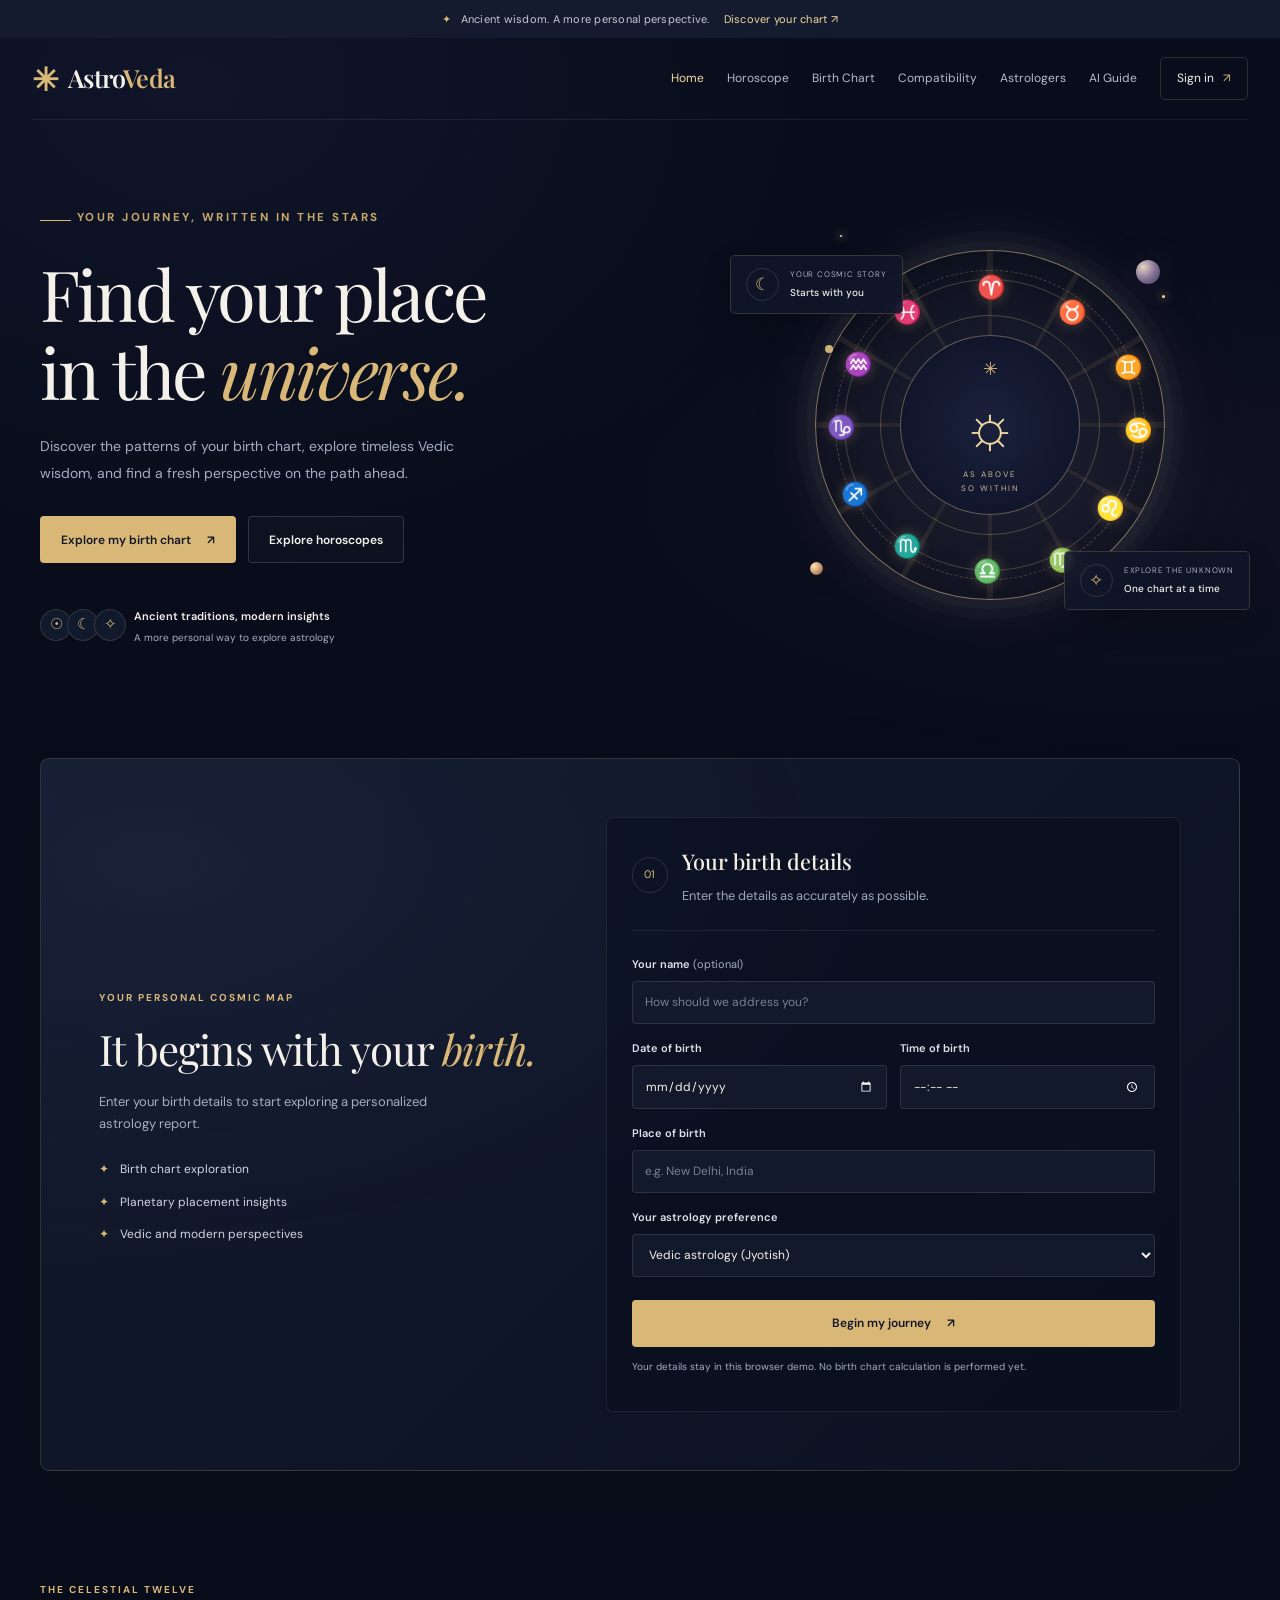
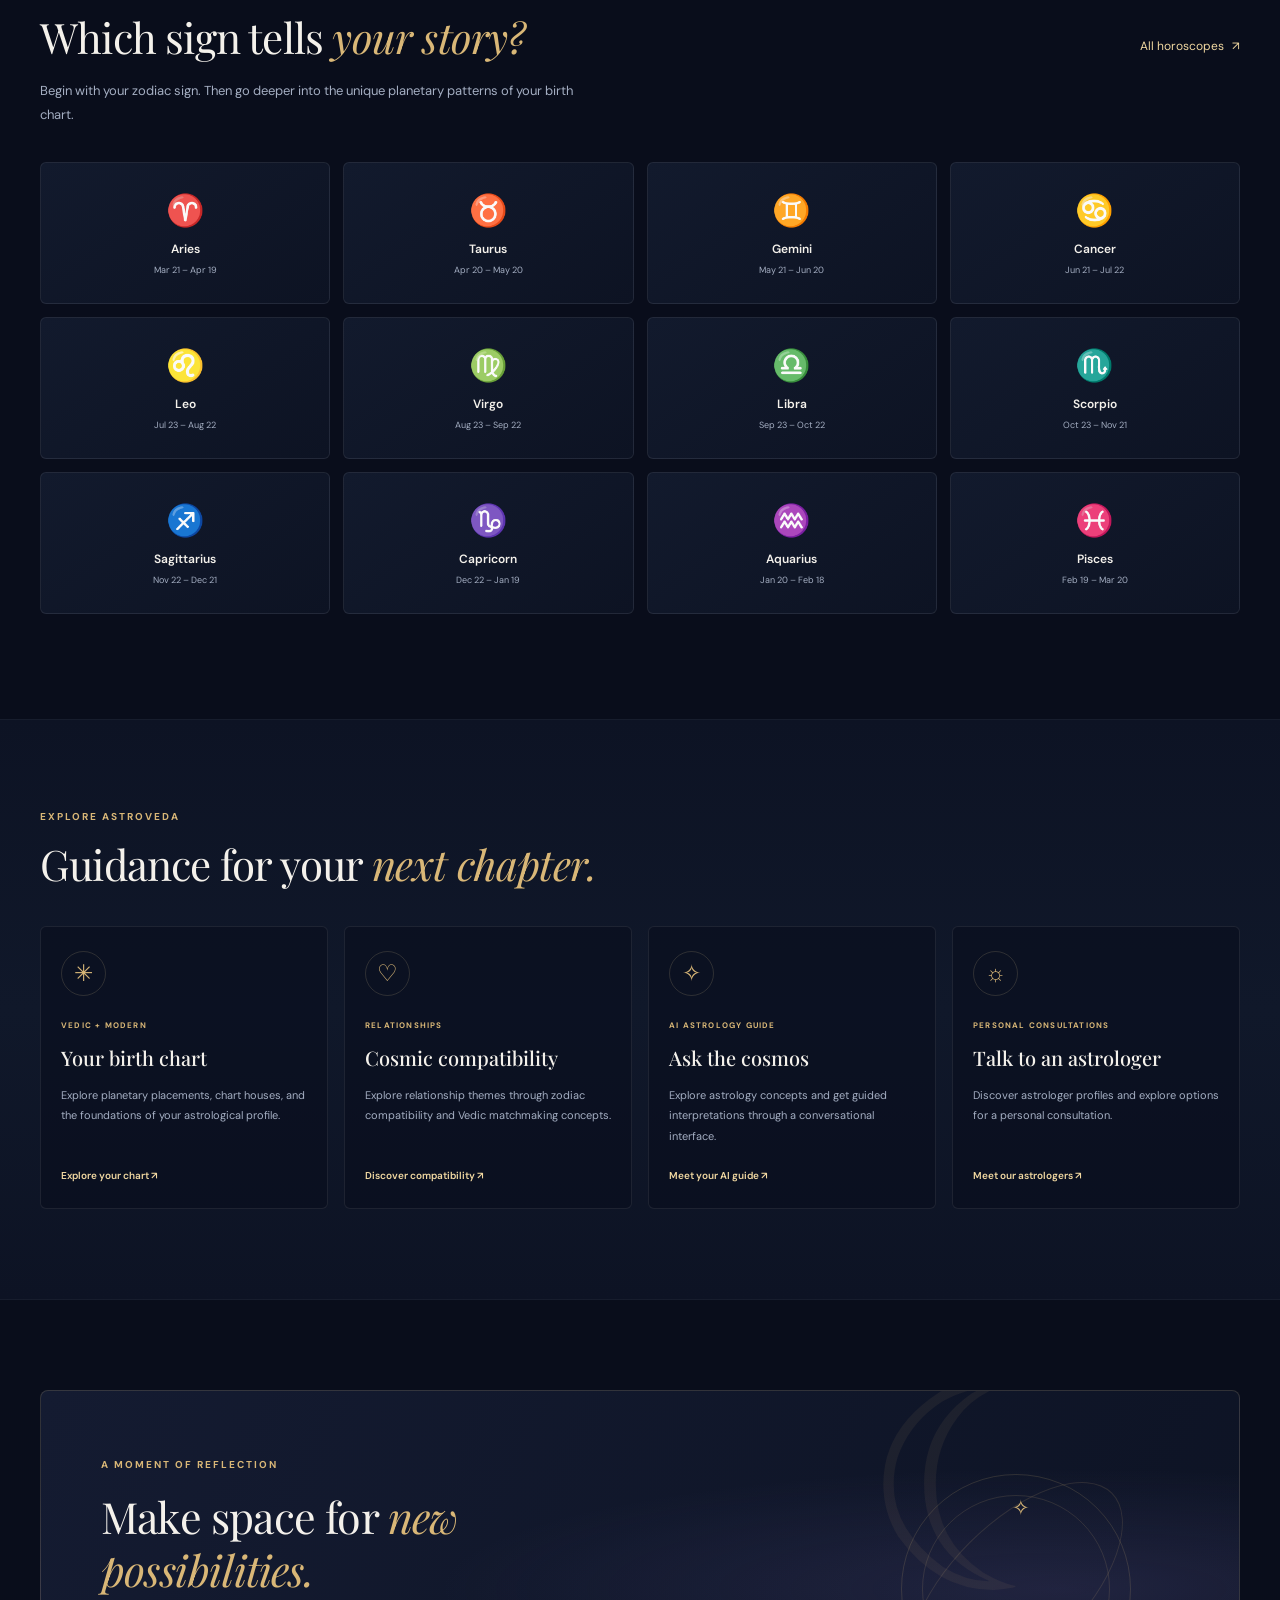
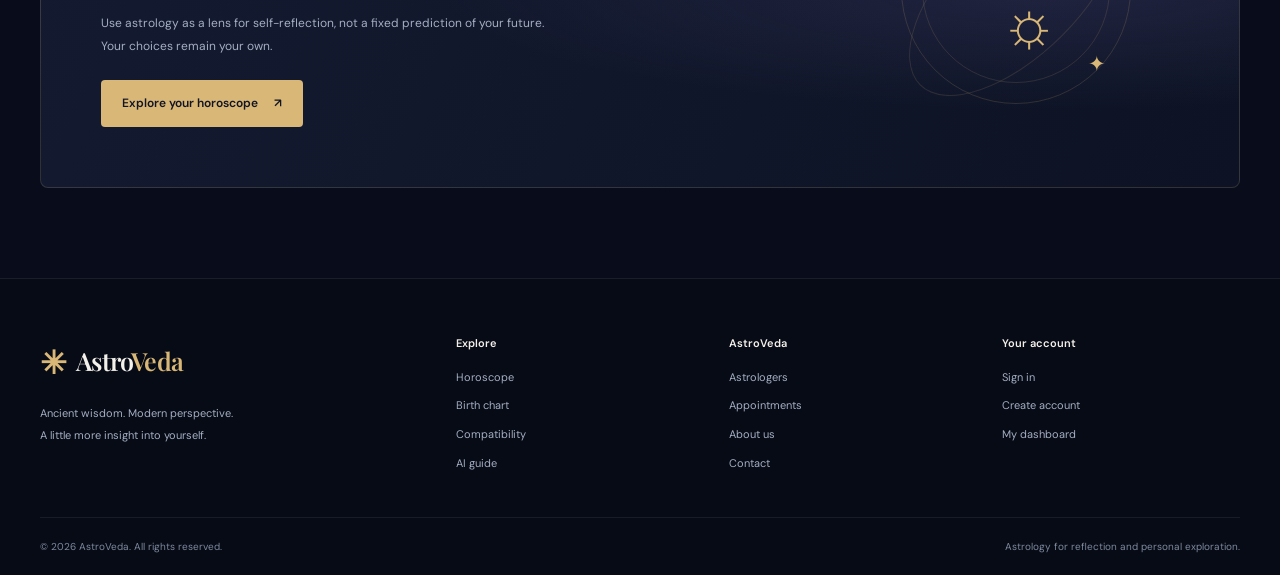
<file: index.html>
<!DOCTYPE html>
<html lang="en">
<head>
  <meta charset="UTF-8">
  <meta name="viewport" content="width=device-width, initial-scale=1.0">
  <meta name="theme-color" content="#090D1B">
  <meta name="description" content="Explore Vedic astrology, zodiac insights, birth charts and personalized cosmic guidance with AstroVeda.">

  <title>AstroVeda | Discover Your Cosmic Blueprint</title>

  <link rel="preconnect" href="https://fonts.googleapis.com">
  <link rel="preconnect" href="https://fonts.gstatic.com" crossorigin>
  <link href="https://fonts.googleapis.com/css2?family=DM+Sans:wght@400;500;600;700&family=Playfair+Display:wght@400;500;600;700&display=swap" rel="stylesheet">

  <link rel="stylesheet" href="style.css">
  <link rel="stylesheet" href="responsive.css">

  <script src="main.js" defer></script>
</head>

<body>
  <div class="announcement">
    <span class="announcement-star">✦</span>
    Ancient wisdom. A more personal perspective.
    <a href="birth-chart.html">Discover your chart ↗</a>
  </div>

  <header class="site-header">
    <a class="brand" href="index.html" aria-label="AstroVeda home">
      <span class="brand-mark">✳</span>
      <span>Astro<span class="brand-gold">Veda</span></span>
    </a>

    <button class="menu-toggle" id="menuToggle"
      aria-label="Open navigation" aria-expanded="false"
      aria-controls="primaryNav">
      <span></span><span></span><span></span>
    </button>

    <nav class="primary-nav" id="primaryNav">
      <a class="nav-link active" href="index.html">Home</a>
      <a class="nav-link" href="horoscope.html">Horoscope</a>
      <a class="nav-link" href="birth-chart.html">Birth Chart</a>
      <a class="nav-link" href="compatibility.html">Compatibility</a>
      <a class="nav-link" href="astrologers.html">Astrologers</a>
      <a class="nav-link" href="ai-astrology.html">AI Guide</a>
      <a class="nav-login" href="login.html">Sign in <span>↗</span></a>
    </nav>
  </header>

  <main>
    <!-- HERO -->
    <section class="hero section-wrap">
      <div class="hero-copy">
        <div class="eyebrow">
          <span class="eyebrow-line"></span>
          YOUR JOURNEY, WRITTEN IN THE STARS
        </div>

        <h1>Find your place<br>in the <span>universe.</span></h1>

        <p class="hero-description">
          Discover the patterns of your birth chart, explore timeless
          Vedic wisdom, and find a fresh perspective on the path ahead.
        </p>

        <div class="hero-actions">
          <a href="birth-chart.html" class="button button-primary">
            Explore my birth chart <span>↗</span>
          </a>
          <a href="horoscope.html" class="button button-secondary">
            Explore horoscopes
          </a>
        </div>

        <div class="hero-proof">
          <div class="proof-symbols" aria-hidden="true">
            <span>☉</span><span>☾</span><span>✧</span>
          </div>
          <div>
            <strong>Ancient traditions, modern insights</strong>
            <p>A more personal way to explore astrology</p>
          </div>
        </div>
      </div>

      <div class="hero-art" aria-label="Celestial zodiac illustration">
        <div class="orbit orbit-one"></div>
        <div class="orbit orbit-two"></div>
        <div class="orbit orbit-three"></div>

        <div class="planet planet-one"></div>
        <div class="planet planet-two"></div>
        <div class="planet planet-three"></div>

        <div class="zodiac-wheel">
          <div class="wheel-inner">
            <span class="wheel-star">✳</span>
            <span class="wheel-sun">☼</span>
            <span class="wheel-caption">AS ABOVE<br>SO WITHIN</span>
          </div>
          <span class="zodiac-symbol z1">♈</span>
          <span class="zodiac-symbol z2">♉</span>
          <span class="zodiac-symbol z3">♊</span>
          <span class="zodiac-symbol z4">♋</span>
          <span class="zodiac-symbol z5">♌</span>
          <span class="zodiac-symbol z6">♍</span>
          <span class="zodiac-symbol z7">♎</span>
          <span class="zodiac-symbol z8">♏</span>
          <span class="zodiac-symbol z9">♐</span>
          <span class="zodiac-symbol z10">♑</span>
          <span class="zodiac-symbol z11">♒</span>
          <span class="zodiac-symbol z12">♓</span>
        </div>

        <div class="floating-note note-top">
          <span class="note-icon">☾</span>
          <div><small>YOUR COSMIC STORY</small><strong>Starts with you</strong></div>
        </div>

        <div class="floating-note note-bottom">
          <span class="note-icon">✧</span>
          <div><small>EXPLORE THE UNKNOWN</small><strong>One chart at a time</strong></div>
        </div>
      </div>
    </section>

    <!-- BIRTH DETAILS -->
    <section class="birth-section section-wrap" id="birthFormSection">
      <div class="birth-card">
        <div class="birth-intro">
          <span class="section-kicker">YOUR PERSONAL COSMIC MAP</span>
          <h2>It begins with your <em>birth.</em></h2>
          <p>
            Enter your birth details to start exploring a personalized
            astrology report.
          </p>
          <div class="birth-benefit"><span>✦</span> Birth chart exploration</div>
          <div class="birth-benefit"><span>✦</span> Planetary placement insights</div>
          <div class="birth-benefit"><span>✦</span> Vedic and modern perspectives</div>
        </div>

        <form class="birth-form" id="birthForm">
          <div class="form-heading">
            <span class="form-number">01</span>
            <div>
              <h3>Your birth details</h3>
              <p>Enter the details as accurately as possible.</p>
            </div>
          </div>

          <label for="birthName">Your name <span>(optional)</span></label>
          <input type="text" id="birthName" name="name"
            placeholder="How should we address you?">

          <div class="form-row">
            <div>
              <label for="birthDate">Date of birth</label>
              <input type="date" id="birthDate" name="birthDate" required>
            </div>
            <div>
              <label for="birthTime">Time of birth</label>
              <input type="time" id="birthTime" name="birthTime" required>
            </div>
          </div>

          <label for="birthPlace">Place of birth</label>
          <input type="text" id="birthPlace" name="birthPlace"
            placeholder="e.g. New Delhi, India" required>

          <label for="astroSystem">Your astrology preference</label>
          <select id="astroSystem" name="astroSystem">
            <option value="vedic">Vedic astrology (Jyotish)</option>
            <option value="western">Western astrology</option>
            <option value="both">Explore both traditions</option>
          </select>

          <button type="submit" class="button button-primary button-full">
            Begin my journey <span>↗</span>
          </button>

          <p class="form-disclaimer">
            Your details stay in this browser demo. No birth chart
            calculation is performed yet.
          </p>
          <p class="form-message" id="birthMessage" role="status" aria-live="polite"></p>
        </form>
      </div>
    </section>

    <!-- ZODIAC SIGNS -->
    <section class="zodiac-section section-wrap">
      <div class="section-heading">
        <div>
          <span class="section-kicker">THE CELESTIAL TWELVE</span>
          <h2>Which sign tells <em>your story?</em></h2>
        </div>
        <a class="text-link" href="horoscope.html">All horoscopes <span>↗</span></a>
      </div>

      <p class="section-description">
        Begin with your zodiac sign. Then go deeper into the unique
        planetary patterns of your birth chart.
      </p>

      <div class="zodiac-grid">
        <a class="zodiac-card" href="horoscope.html?sign=aries">
          <span class="sign-icon">♈</span><strong>Aries</strong><small>Mar 21 – Apr 19</small>
        </a>
        <a class="zodiac-card" href="horoscope.html?sign=taurus">
          <span class="sign-icon">♉</span><strong>Taurus</strong><small>Apr 20 – May 20</small>
        </a>
        <a class="zodiac-card" href="horoscope.html?sign=gemini">
          <span class="sign-icon">♊</span><strong>Gemini</strong><small>May 21 – Jun 20</small>
        </a>
        <a class="zodiac-card" href="horoscope.html?sign=cancer">
          <span class="sign-icon">♋</span><strong>Cancer</strong><small>Jun 21 – Jul 22</small>
        </a>
        <a class="zodiac-card" href="horoscope.html?sign=leo">
          <span class="sign-icon">♌</span><strong>Leo</strong><small>Jul 23 – Aug 22</small>
        </a>
        <a class="zodiac-card" href="horoscope.html?sign=virgo">
          <span class="sign-icon">♍</span><strong>Virgo</strong><small>Aug 23 – Sep 22</small>
        </a>
        <a class="zodiac-card" href="horoscope.html?sign=libra">
          <span class="sign-icon">♎</span><strong>Libra</strong><small>Sep 23 – Oct 22</small>
        </a>
        <a class="zodiac-card" href="horoscope.html?sign=scorpio">
          <span class="sign-icon">♏</span><strong>Scorpio</strong><small>Oct 23 – Nov 21</small>
        </a>
        <a class="zodiac-card" href="horoscope.html?sign=sagittarius">
          <span class="sign-icon">♐</span><strong>Sagittarius</strong><small>Nov 22 – Dec 21</small>
        </a>
        <a class="zodiac-card" href="horoscope.html?sign=capricorn">
          <span class="sign-icon">♑</span><strong>Capricorn</strong><small>Dec 22 – Jan 19</small>
        </a>
        <a class="zodiac-card" href="horoscope.html?sign=aquarius">
          <span class="sign-icon">♒</span><strong>Aquarius</strong><small>Jan 20 – Feb 18</small>
        </a>
        <a class="zodiac-card" href="horoscope.html?sign=pisces">
          <span class="sign-icon">♓</span><strong>Pisces</strong><small>Feb 19 – Mar 20</small>
        </a>
      </div>
    </section>

    <!-- SERVICES -->
    <section class="services-section">
      <div class="section-wrap">
        <div class="section-heading">
          <div>
            <span class="section-kicker">EXPLORE ASTROVEDA</span>
            <h2>Guidance for your <em>next chapter.</em></h2>
          </div>
        </div>

        <div class="services-grid">
          <a href="birth-chart.html" class="service-card">
            <div class="service-icon">✳</div>
            <span class="service-tag">VEDIC + MODERN</span>
            <h3>Your birth chart</h3>
            <p>Explore planetary placements, chart houses, and the
              foundations of your astrological profile.</p>
            <span class="service-link">Explore your chart ↗</span>
          </a>

          <a href="compatibility.html" class="service-card">
            <div class="service-icon">♡</div>
            <span class="service-tag">RELATIONSHIPS</span>
            <h3>Cosmic compatibility</h3>
            <p>Explore relationship themes through zodiac compatibility
              and Vedic matchmaking concepts.</p>
            <span class="service-link">Discover compatibility ↗</span>
          </a>

          <a href="ai-astrology.html" class="service-card">
            <div class="service-icon">✧</div>
            <span class="service-tag">AI ASTROLOGY GUIDE</span>
            <h3>Ask the cosmos</h3>
            <p>Explore astrology concepts and get guided interpretations
              through a conversational interface.</p>
            <span class="service-link">Meet your AI guide ↗</span>
          </a>

          <a href="astrologers.html" class="service-card">
            <div class="service-icon">☼</div>
            <span class="service-tag">PERSONAL CONSULTATIONS</span>
            <h3>Talk to an astrologer</h3>
            <p>Discover astrologer profiles and explore options
              for a personal consultation.</p>
            <span class="service-link">Meet our astrologers ↗</span>
          </a>
        </div>
      </div>
    </section>

    <!-- DAILY INSIGHT -->
    <section class="insight-section section-wrap">
      <div class="insight-card">
        <div class="insight-decoration" aria-hidden="true">☾</div>
        <div class="insight-content">
          <span class="section-kicker">A MOMENT OF REFLECTION</span>
          <h2>Make space for <em>new possibilities.</em></h2>
          <p>
            Use astrology as a lens for self-reflection, not a fixed
            prediction of your future. Your choices remain your own.
          </p>
          <a href="horoscope.html" class="button button-primary">
            Explore your horoscope <span>↗</span>
          </a>
        </div>
        <div class="insight-orbit" aria-hidden="true">
          <span>✧</span><span>☼</span><span>✦</span>
        </div>
      </div>
    </section>

    <!-- FOOTER -->
    <footer class="site-footer">
      <div class="section-wrap footer-inner">
        <div class="footer-brand">
          <a class="brand" href="index.html">
            <span class="brand-mark">✳</span>
            <span>Astro<span class="brand-gold">Veda</span></span>
          </a>
          <p>Ancient wisdom. Modern perspective.<br>
            A little more insight into yourself.</p>
        </div>

        <div class="footer-column">
          <h4>Explore</h4>
          <a href="horoscope.html">Horoscope</a>
          <a href="birth-chart.html">Birth chart</a>
          <a href="compatibility.html">Compatibility</a>
          <a href="ai-astrology.html">AI guide</a>
        </div>

        <div class="footer-column">
          <h4>AstroVeda</h4>
          <a href="astrologers.html">Astrologers</a>
          <a href="booking.html">Appointments</a>
          <a href="about.html">About us</a>
          <a href="contact.html">Contact</a>
        </div>

        <div class="footer-column">
          <h4>Your account</h4>
          <a href="login.html">Sign in</a>
          <a href="signup.html">Create account</a>
          <a href="dashboard.html">My dashboard</a>
        </div>
      </div>

      <div class="section-wrap footer-bottom">
        <span>© <span id="currentYear"></span> AstroVeda. All rights reserved.</span>
        <span>Astrology for reflection and personal exploration.</span>
      </div>
    </footer>
  </main>
</body>
</html>
</file>
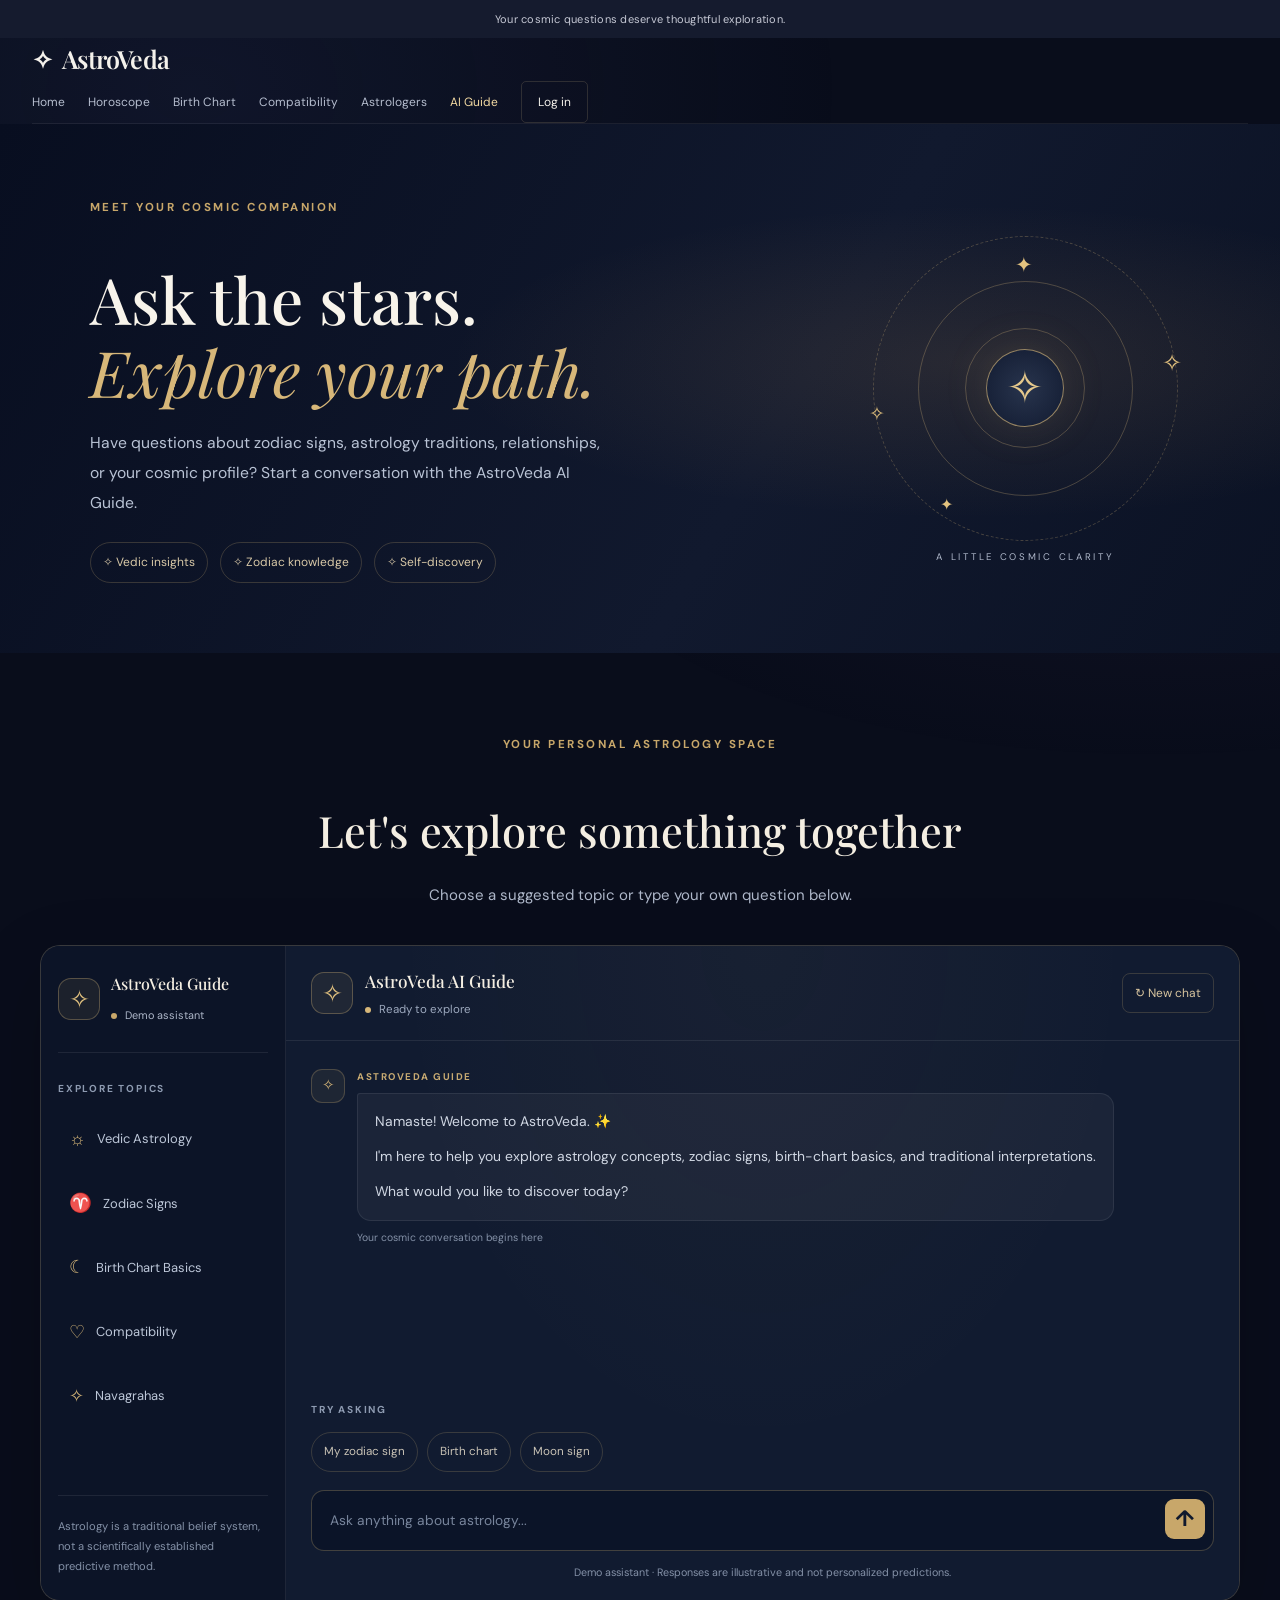
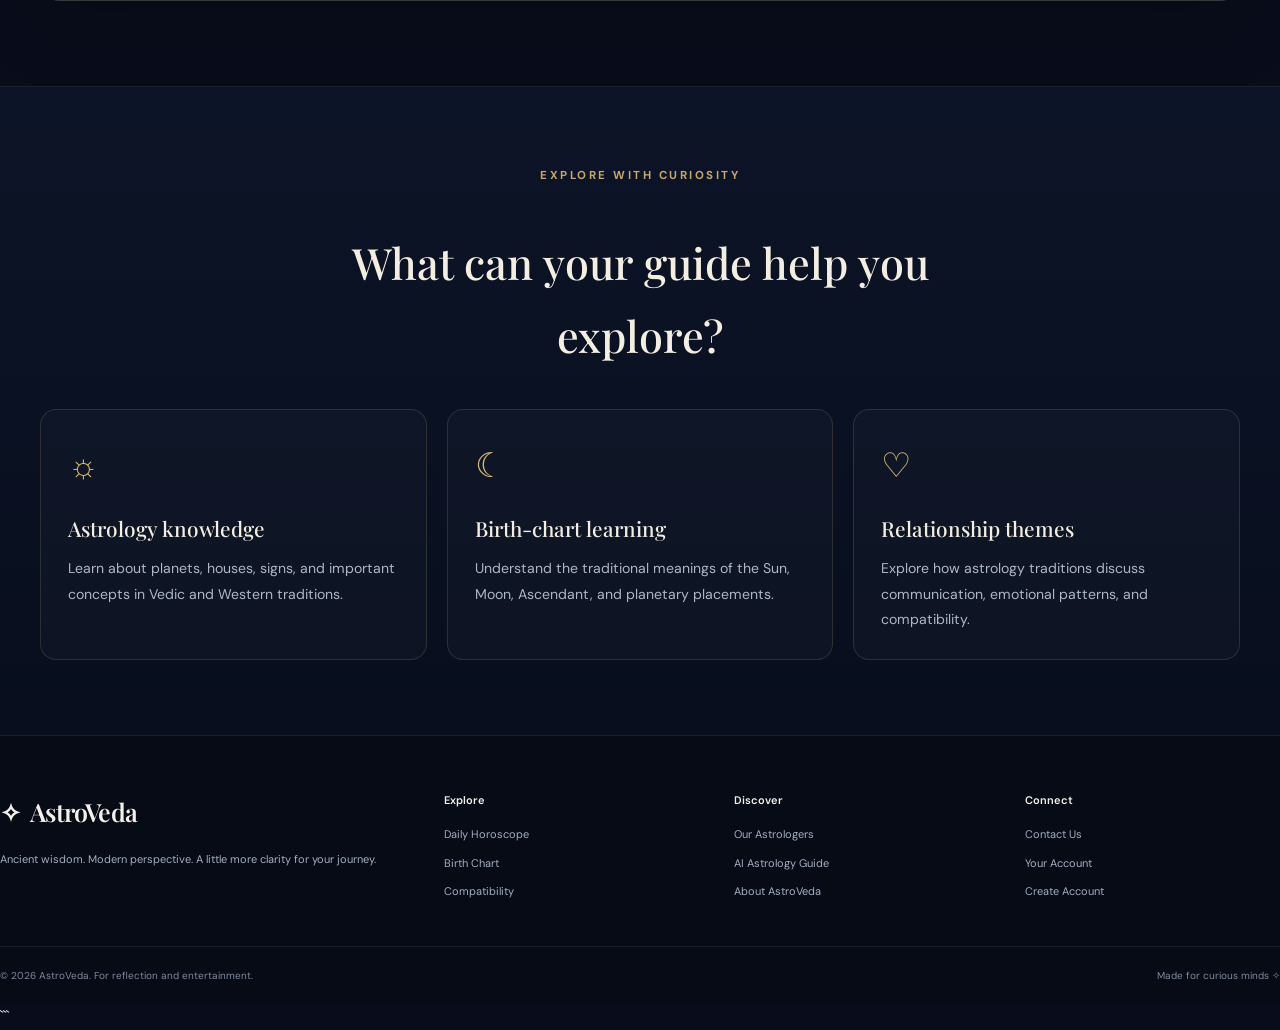
<file: ai-astrology.html>
<!DOCTYPE html>
<html lang="en">
<head>
  <meta charset="UTF-8">
  <meta name="viewport" content="width=device-width, initial-scale=1.0">
  <meta name="description" content="Explore astrology-inspired questions with the AstroVeda AI Guide.">
  <title>AI Astrology Guide | AstroVeda</title>

  <link rel="preconnect" href="https://fonts.googleapis.com">
  <link rel="preconnect" href="https://fonts.gstatic.com" crossorigin>
  <link href="https://fonts.googleapis.com/css2?family=DM+Sans:wght@400;500;600;700&family=Playfair+Display:wght@400;500;600;700&display=swap" rel="stylesheet">

  <link rel="stylesheet" href="style.css">
  <link rel="stylesheet" href="responsive.css">
</head>
<body>

  <div class="announcement">
    <p>Your cosmic questions deserve thoughtful exploration.</p>
  </div>

  <header class="site-header">
    <div class="header-inner">
      <a href="index.html" class="brand">
        <span class="brand-symbol">✧</span>
        <span>AstroVeda</span>
      </a>

      <button class="menu-toggle" id="menuToggle" aria-label="Open navigation" aria-expanded="false">
        <span></span><span></span><span></span>
      </button>

      <nav class="primary-nav" id="primaryNav">
        <a href="index.html" class="nav-link">Home</a>
        <a href="horoscope.html" class="nav-link">Horoscope</a>
        <a href="birth-chart.html" class="nav-link">Birth Chart</a>
        <a href="compatibility.html" class="nav-link">Compatibility</a>
        <a href="astrologers.html" class="nav-link">Astrologers</a>
        <a href="ai-astrology.html" class="nav-link active" aria-current="page">AI Guide</a>
        <a href="login.html" class="nav-login">Log in</a>
      </nav>
    </div>
  </header>

  <main>
    <section class="ai-hero">
      <div class="ai-hero-content">
        <span class="eyebrow">MEET YOUR COSMIC COMPANION</span>
        <h1>Ask the stars.<br><em>Explore your path.</em></h1>
        <p>
          Have questions about zodiac signs, astrology traditions,
          relationships, or your cosmic profile? Start a conversation
          with the AstroVeda AI Guide.
        </p>
        <div class="ai-hero-tags">
          <span>✧ Vedic insights</span>
          <span>✧ Zodiac knowledge</span>
          <span>✧ Self-discovery</span>
        </div>
      </div>

      <div class="ai-hero-art" aria-hidden="true">
        <div class="ai-art-ring ai-ring-one"></div>
        <div class="ai-art-ring ai-ring-two"></div>
        <div class="ai-art-ring ai-ring-three"></div>
        <div class="ai-art-core">✧</div>
        <span class="ai-art-star ai-star-one">✦</span>
        <span class="ai-art-star ai-star-two">✧</span>
        <span class="ai-art-star ai-star-three">✦</span>
        <span class="ai-art-star ai-star-four">✧</span>
        <span class="ai-art-label">A LITTLE COSMIC CLARITY</span>
      </div>
    </section>

    <section class="ai-workspace section-wrap">
      <div class="ai-section-heading">
        <span class="eyebrow">YOUR PERSONAL ASTROLOGY SPACE</span>
        <h2>Let's explore something together</h2>
        <p>Choose a suggested topic or type your own question below.</p>
      </div>

      <div class="ai-app">

        <!-- Sidebar -->
        <aside class="ai-sidebar">
          <div class="ai-sidebar-brand">
            <div class="ai-sidebar-icon">✧</div>
            <div>
              <h3>AstroVeda Guide</h3>
              <span><i></i> Demo assistant</span>
            </div>
          </div>

          <div class="ai-sidebar-content">
            <span class="ai-sidebar-label">EXPLORE TOPICS</span>

            <button class="ai-topic-button" data-question="Explain the basics of Vedic astrology.">
              <span>☼</span> Vedic Astrology
            </button>

            <button class="ai-topic-button" data-question="What are the twelve zodiac signs and what do they represent?">
              <span>♈</span> Zodiac Signs
            </button>

            <button class="ai-topic-button" data-question="What are the Sun, Moon and Ascendant signs?">
              <span>☾</span> Birth Chart Basics
            </button>

            <button class="ai-topic-button" data-question="How does astrology traditionally explore relationship compatibility?">
              <span>♡</span> Compatibility
            </button>

            <button class="ai-topic-button" data-question="What are the nine planets or Navagrahas in Vedic astrology?">
              <span>✧</span> Navagrahas
            </button>
          </div>

          <div class="ai-sidebar-bottom">
            <p>Astrology is a traditional belief system, not a scientifically established predictive method.</p>
          </div>
        </aside>

        <!-- Chat area -->
        <section class="ai-chat">
          <div class="ai-chat-header">
            <div class="ai-chat-heading">
              <div class="ai-chat-avatar">✧</div>
              <div>
                <h3>AstroVeda AI Guide</h3>
                <p><span></span> Ready to explore</p>
              </div>
            </div>

            <button type="button" id="clearChat" class="ai-clear-button" title="Clear conversation">
              ↻ <span>New chat</span>
            </button>
          </div>

          <div id="chatMessages" class="ai-messages" aria-live="polite">
            <div class="ai-message ai-bot-message">
              <div class="ai-message-avatar">✧</div>
              <div class="ai-message-content">
                <span class="ai-sender">ASTROVEDA GUIDE</span>
                <div class="ai-message-bubble">
                  <p>Namaste! Welcome to AstroVeda. ✨</p>
                  <p>
                    I'm here to help you explore astrology concepts,
                    zodiac signs, birth-chart basics, and traditional
                    interpretations.
                  </p>
                  <p>What would you like to discover today?</p>
                </div>
                <span class="ai-message-time">Your cosmic conversation begins here</span>
              </div>
            </div>
          </div>

          <div class="ai-suggestions">
            <span>TRY ASKING</span>
            <div class="ai-suggestion-list">
              <button type="button" class="ai-suggestion" data-question="What is my zodiac sign?">My zodiac sign</button>
              <button type="button" class="ai-suggestion" data-question="What is a birth chart?">Birth chart</button>
              <button type="button" class="ai-suggestion" data-question="What is the meaning of the Moon sign?">Moon sign</button>
            </div>
          </div>

          <form id="aiChatForm" class="ai-chat-form">
            <label class="visually-hidden" for="aiQuestion">Ask your astrology question</label>
            <input
              type="text"
              id="aiQuestion"
              placeholder="Ask anything about astrology..."
              maxlength="500"
              autocomplete="off"
              required
            >
            <button type="submit" aria-label="Send message">↑</button>
          </form>

          <p class="ai-chat-disclaimer">
            Demo assistant · Responses are illustrative and not personalized predictions.
          </p>
        </section>
      </div>
    </section>

    <section class="ai-features-section">
      <div class="section-wrap">
        <div class="ai-section-heading">
          <span class="eyebrow">EXPLORE WITH CURIOSITY</span>
          <h2>What can your guide help you explore?</h2>
        </div>

        <div class="ai-feature-grid">
          <article class="ai-feature-card">
            <span>☼</span>
            <h3>Astrology knowledge</h3>
            <p>Learn about planets, houses, signs, and important concepts in Vedic and Western traditions.</p>
          </article>

          <article class="ai-feature-card">
            <span>☾</span>
            <h3>Birth-chart learning</h3>
            <p>Understand the traditional meanings of the Sun, Moon, Ascendant, and planetary placements.</p>
          </article>

          <article class="ai-feature-card">
            <span>♡</span>
            <h3>Relationship themes</h3>
            <p>Explore how astrology traditions discuss communication, emotional patterns, and compatibility.</p>
          </article>
        </div>
      </div>
    </section>
  </main>

  <footer class="site-footer">
    <div class="footer-inner">
      <div class="footer-brand">
        <a href="index.html" class="brand">
          <span class="brand-symbol">✧</span>
          <span>AstroVeda</span>
        </a>
        <p>Ancient wisdom. Modern perspective. A little more clarity for your journey.</p>
      </div>

      <div class="footer-column">
        <h4>Explore</h4>
        <a href="horoscope.html">Daily Horoscope</a>
        <a href="birth-chart.html">Birth Chart</a>
        <a href="compatibility.html">Compatibility</a>
      </div>

      <div class="footer-column">
        <h4>Discover</h4>
        <a href="astrologers.html">Our Astrologers</a>
        <a href="ai-astrology.html">AI Astrology Guide</a>
        <a href="about.html">About AstroVeda</a>
      </div>

      <div class="footer-column">
        <h4>Connect</h4>
        <a href="contact.html">Contact Us</a>
        <a href="login.html">Your Account</a>
        <a href="signup.html">Create Account</a>
      </div>
    </div>

    <div class="footer-bottom">
      <p>© <span id="currentYear"></span> AstroVeda. For reflection and entertainment.</p>
      <p>Made for curious minds <span>✧</span></p>
    </div>
  </footer>

  <script src="main.js"></script>
  <script src="ai-astrology.js"></script>
</body>
</html>
```
</file>
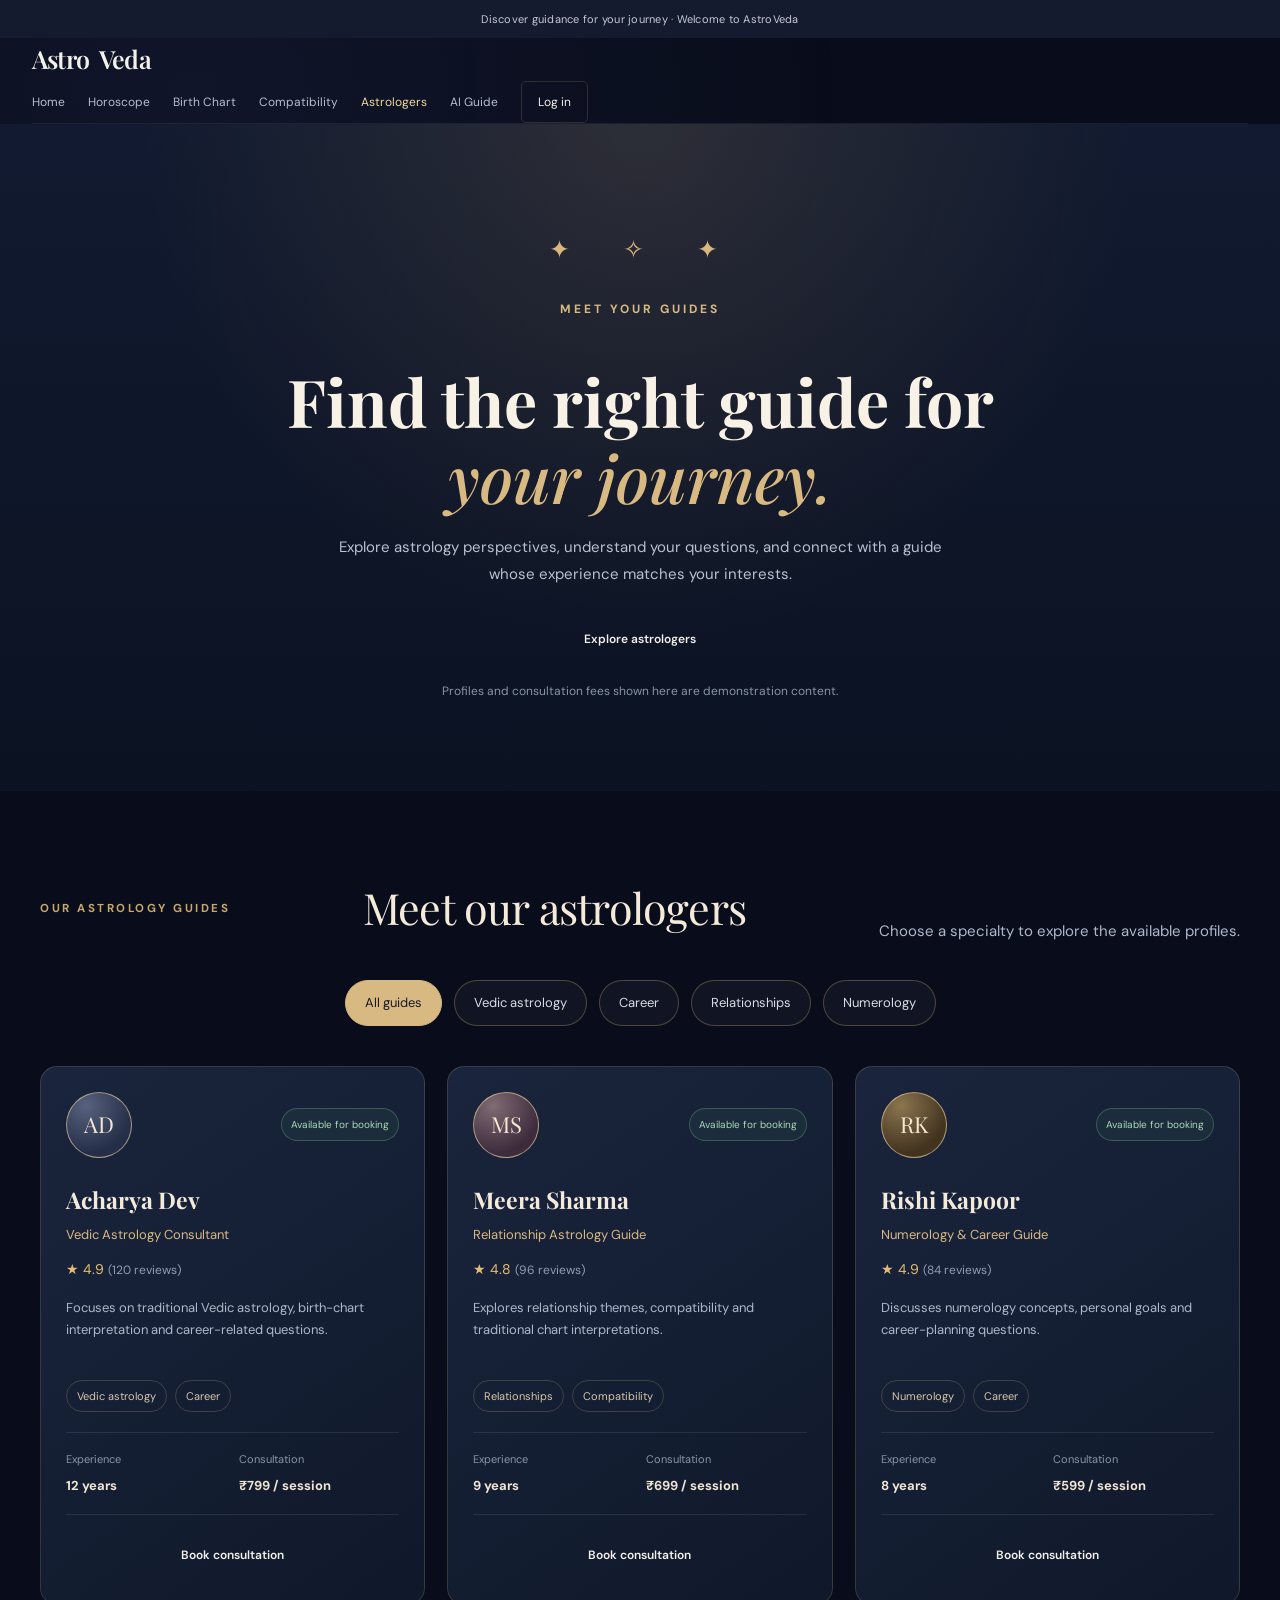
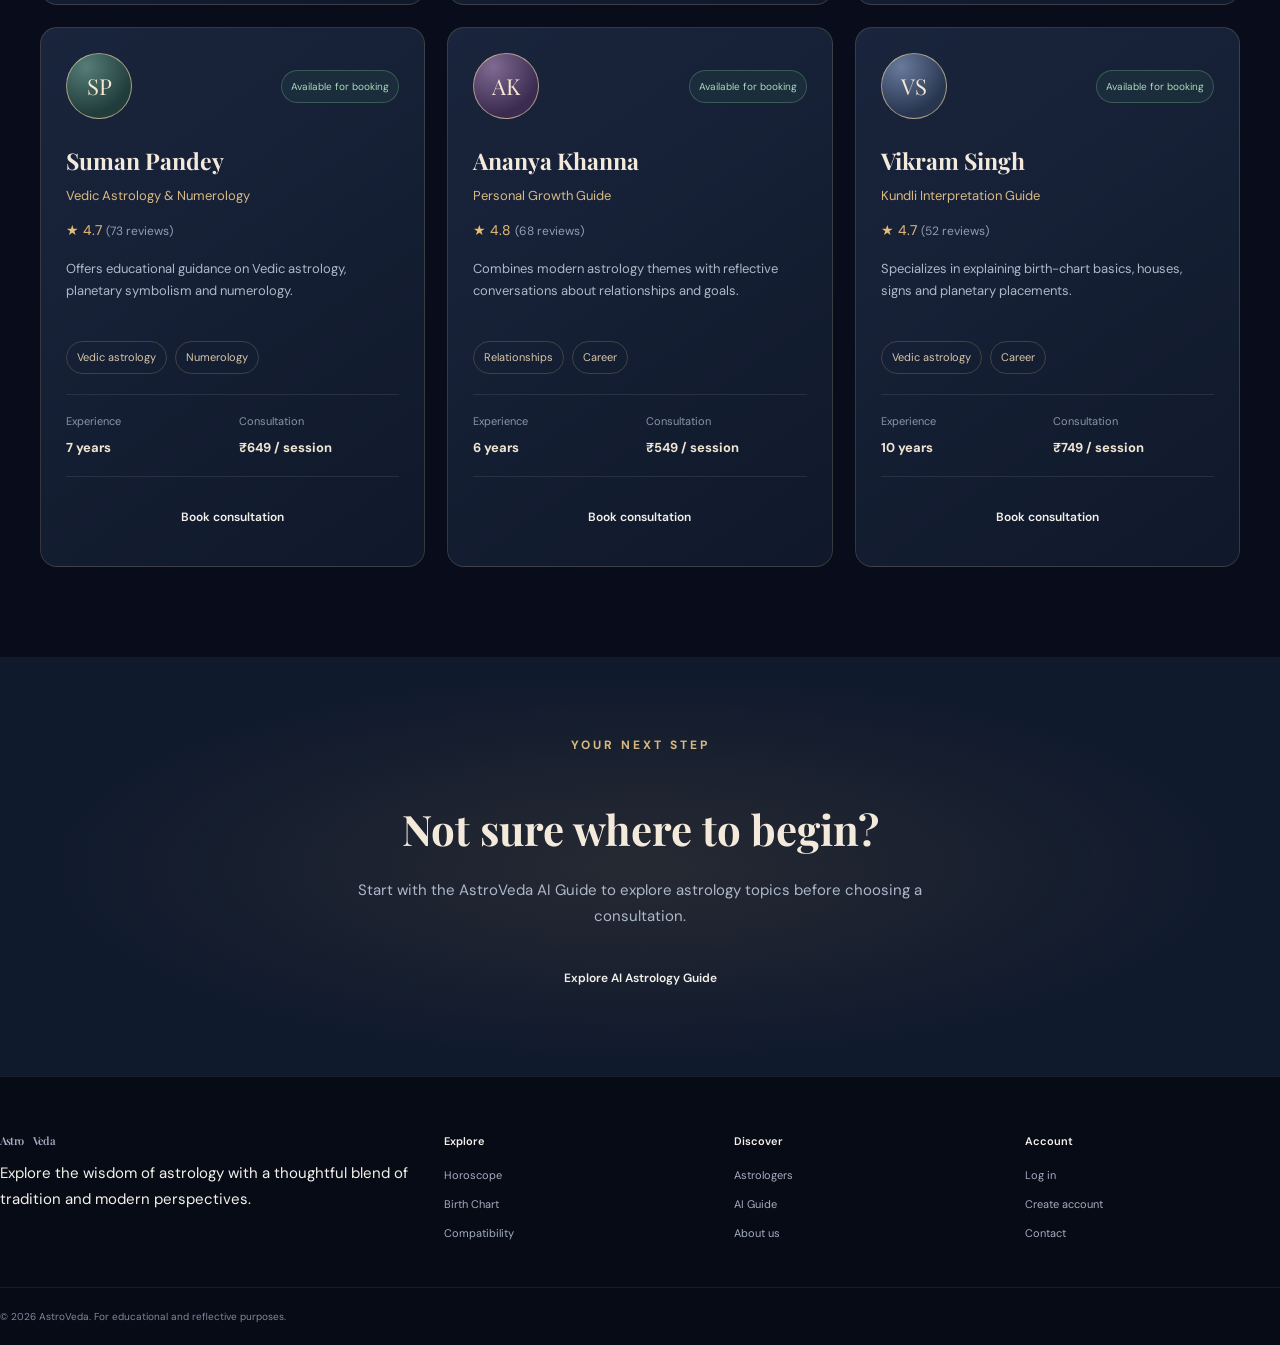
<file: astrologers.html>
<!DOCTYPE html>
<html lang="en">
<head>
  <meta charset="UTF-8">
  <meta name="viewport" content="width=device-width, initial-scale=1.0">
  <title>Our Astrologers | AstroVeda</title>
  <link rel="preconnect" href="https://fonts.googleapis.com">
  <link rel="preconnect" href="https://fonts.gstatic.com" crossorigin>
  <link href="https://fonts.googleapis.com/css2?family=DM+Sans:wght@400;500;600;700&family=Playfair+Display:wght@500;600;700&display=swap" rel="stylesheet">
  <link rel="stylesheet" href="style.css">
  <link rel="stylesheet" href="responsive.css">
</head>
<body>

  <div class="announcement">
    <p>Discover guidance for your journey · Welcome to AstroVeda</p>
  </div>

  <header class="site-header">
    <div class="header-inner">
      <a href="index.html" class="brand">Astro<span>Veda</span></a>

      <button class="menu-toggle" id="menuToggle" aria-label="Toggle navigation">
        ☰
      </button>

      <nav class="primary-nav" id="primaryNav">
        <a href="index.html" class="nav-link">Home</a>
        <a href="horoscope.html" class="nav-link">Horoscope</a>
        <a href="birth-chart.html" class="nav-link">Birth Chart</a>
        <a href="compatibility.html" class="nav-link">Compatibility</a>
        <a href="astrologers.html" class="nav-link active">Astrologers</a>
        <a href="ai-astrology.html" class="nav-link">AI Guide</a>
        <a href="login.html" class="nav-login">Log in</a>
      </nav>
    </div>
  </header>

  <main>
    <section class="astro-directory-hero">
      <div class="astro-hero-stars">✦　✧　✦</div>
      <p class="eyebrow">MEET YOUR GUIDES</p>
      <h1>Find the right guide for <em>your journey.</em></h1>
      <p class="astro-hero-description">
        Explore astrology perspectives, understand your questions,
        and connect with a guide whose experience matches your interests.
      </p>
      <a href="#astrologer-list" class="button">Explore astrologers</a>
      <p class="astro-hero-note">Profiles and consultation fees shown here are demonstration content.</p>
    </section>

    <section class="astro-directory section-wrap" id="astrologer-list">
      <div class="section-heading">
        <p class="eyebrow">OUR ASTROLOGY GUIDES</p>
        <h2>Meet our astrologers</h2>
        <p>Choose a specialty to explore the available profiles.</p>
      </div>

      <div class="astro-filter-bar" aria-label="Filter astrologers by specialty">
        <button class="astro-filter active" data-filter="all">All guides</button>
        <button class="astro-filter" data-filter="vedic">Vedic astrology</button>
        <button class="astro-filter" data-filter="career">Career</button>
        <button class="astro-filter" data-filter="relationship">Relationships</button>
        <button class="astro-filter" data-filter="numerology">Numerology</button>
      </div>

      <div class="astrologer-grid" id="astrologerGrid">

        <article class="astrologer-card" data-specialties="vedic career">
          <div class="astrologer-card-top">
            <div class="astrologer-avatar avatar-one">AD</div>
            <span class="astro-availability">Available for booking</span>
          </div>
          <h3>Acharya Dev</h3>
          <p class="astro-role">Vedic Astrology Consultant</p>
          <div class="astro-rating">★ 4.9 <span>(120 reviews)</span></div>
          <p class="astro-bio">Focuses on traditional Vedic astrology, birth-chart interpretation and career-related questions.</p>
          <div class="astro-tags">
            <span>Vedic astrology</span><span>Career</span>
          </div>
          <div class="astro-card-meta">
            <div><small>Experience</small><strong>12 years</strong></div>
            <div><small>Consultation</small><strong>₹799 / session</strong></div>
          </div>
          <a class="button astro-book-button" href="booking.html?astrologer=Acharya%20Dev">Book consultation</a>
        </article>

        <article class="astrologer-card" data-specialties="relationship vedic">
          <div class="astrologer-card-top">
            <div class="astrologer-avatar avatar-two">MS</div>
            <span class="astro-availability">Available for booking</span>
          </div>
          <h3>Meera Sharma</h3>
          <p class="astro-role">Relationship Astrology Guide</p>
          <div class="astro-rating">★ 4.8 <span>(96 reviews)</span></div>
          <p class="astro-bio">Explores relationship themes, compatibility and traditional chart interpretations.</p>
          <div class="astro-tags">
            <span>Relationships</span><span>Compatibility</span>
          </div>
          <div class="astro-card-meta">
            <div><small>Experience</small><strong>9 years</strong></div>
            <div><small>Consultation</small><strong>₹699 / session</strong></div>
          </div>
          <a class="button astro-book-button" href="booking.html?astrologer=Meera%20Sharma">Book consultation</a>
        </article>

        <article class="astrologer-card" data-specialties="career numerology">
          <div class="astrologer-card-top">
            <div class="astrologer-avatar avatar-three">RK</div>
            <span class="astro-availability">Available for booking</span>
          </div>
          <h3>Rishi Kapoor</h3>
          <p class="astro-role">Numerology & Career Guide</p>
          <div class="astro-rating">★ 4.9 <span>(84 reviews)</span></div>
          <p class="astro-bio">Discusses numerology concepts, personal goals and career-planning questions.</p>
          <div class="astro-tags">
            <span>Numerology</span><span>Career</span>
          </div>
          <div class="astro-card-meta">
            <div><small>Experience</small><strong>8 years</strong></div>
            <div><small>Consultation</small><strong>₹599 / session</strong></div>
          </div>
          <a class="button astro-book-button" href="booking.html?astrologer=Rishi%20Kapoor">Book consultation</a>
        </article>

        <article class="astrologer-card" data-specialties="vedic numerology">
          <div class="astrologer-card-top">
            <div class="astrologer-avatar avatar-four">SP</div>
            <span class="astro-availability">Available for booking</span>
          </div>
          <h3>Suman Pandey</h3>
          <p class="astro-role">Vedic Astrology & Numerology</p>
          <div class="astro-rating">★ 4.7 <span>(73 reviews)</span></div>
          <p class="astro-bio">Offers educational guidance on Vedic astrology, planetary symbolism and numerology.</p>
          <div class="astro-tags">
            <span>Vedic astrology</span><span>Numerology</span>
          </div>
          <div class="astro-card-meta">
            <div><small>Experience</small><strong>7 years</strong></div>
            <div><small>Consultation</small><strong>₹649 / session</strong></div>
          </div>
          <a class="button astro-book-button" href="booking.html?astrologer=Suman%20Pandey">Book consultation</a>
        </article>

        <article class="astrologer-card" data-specialties="relationship career">
          <div class="astrologer-card-top">
            <div class="astrologer-avatar avatar-five">AK</div>
            <span class="astro-availability">Available for booking</span>
          </div>
          <h3>Ananya Khanna</h3>
          <p class="astro-role">Personal Growth Guide</p>
          <div class="astro-rating">★ 4.8 <span>(68 reviews)</span></div>
          <p class="astro-bio">Combines modern astrology themes with reflective conversations about relationships and goals.</p>
          <div class="astro-tags">
            <span>Relationships</span><span>Career</span>
          </div>
          <div class="astro-card-meta">
            <div><small>Experience</small><strong>6 years</strong></div>
            <div><small>Consultation</small><strong>₹549 / session</strong></div>
          </div>
          <a class="button astro-book-button" href="booking.html?astrologer=Ananya%20Khanna">Book consultation</a>
        </article>

        <article class="astrologer-card" data-specialties="vedic career">
          <div class="astrologer-card-top">
            <div class="astrologer-avatar avatar-six">VS</div>
            <span class="astro-availability">Available for booking</span>
          </div>
          <h3>Vikram Singh</h3>
          <p class="astro-role">Kundli Interpretation Guide</p>
          <div class="astro-rating">★ 4.7 <span>(52 reviews)</span></div>
          <p class="astro-bio">Specializes in explaining birth-chart basics, houses, signs and planetary placements.</p>
          <div class="astro-tags">
            <span>Vedic astrology</span><span>Career</span>
          </div>
          <div class="astro-card-meta">
            <div><small>Experience</small><strong>10 years</strong></div>
            <div><small>Consultation</small><strong>₹749 / session</strong></div>
          </div>
          <a class="button astro-book-button" href="booking.html?astrologer=Vikram%20Singh">Book consultation</a>
        </article>

      </div>

      <p class="astro-no-results" id="astroNoResults" hidden>
        No profiles match this specialty yet. Please select another filter.
      </p>
    </section>

    <section class="astro-cta">
      <p class="eyebrow">YOUR NEXT STEP</p>
      <h2>Not sure where to begin?</h2>
      <p>Start with the AstroVeda AI Guide to explore astrology topics before choosing a consultation.</p>
      <a href="ai-astrology.html" class="button">Explore AI Astrology Guide</a>
    </section>
  </main>

  <footer class="site-footer">
    <div class="footer-inner">
      <div class="footer-column">
        <a href="index.html" class="brand">Astro<span>Veda</span></a>
        <p>Explore the wisdom of astrology with a thoughtful blend of tradition and modern perspectives.</p>
      </div>
      <div class="footer-column">
        <h4>Explore</h4>
        <a href="horoscope.html">Horoscope</a>
        <a href="birth-chart.html">Birth Chart</a>
        <a href="compatibility.html">Compatibility</a>
      </div>
      <div class="footer-column">
        <h4>Discover</h4>
        <a href="astrologers.html">Astrologers</a>
        <a href="ai-astrology.html">AI Guide</a>
        <a href="about.html">About us</a>
      </div>
      <div class="footer-column">
        <h4>Account</h4>
        <a href="login.html">Log in</a>
        <a href="signup.html">Create account</a>
        <a href="contact.html">Contact</a>
      </div>
    </div>
    <div class="footer-bottom">
      <p>© <span id="currentYear"></span> AstroVeda. For educational and reflective purposes.</p>
    </div>
  </footer>

  <script src="main.js"></script>
  <script src="astrologers.js"></script>
</body>
</html>
</file>
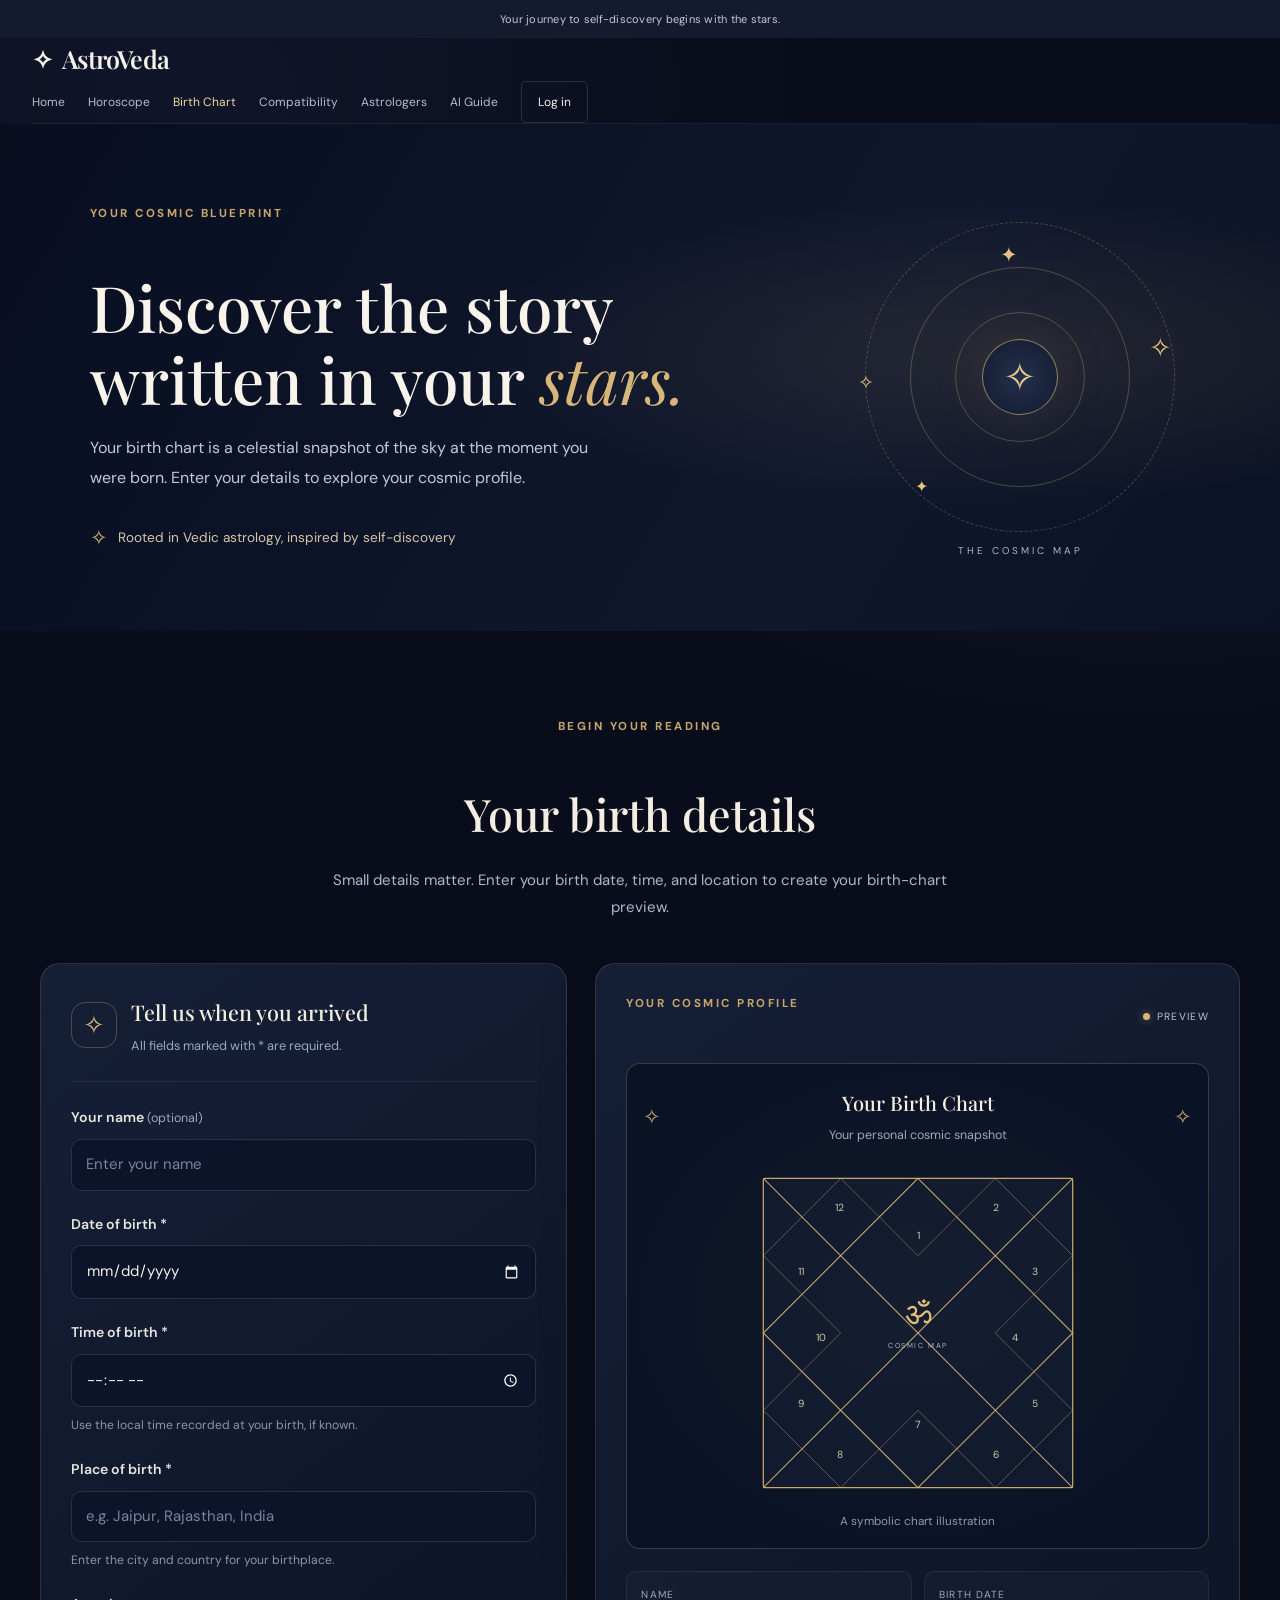
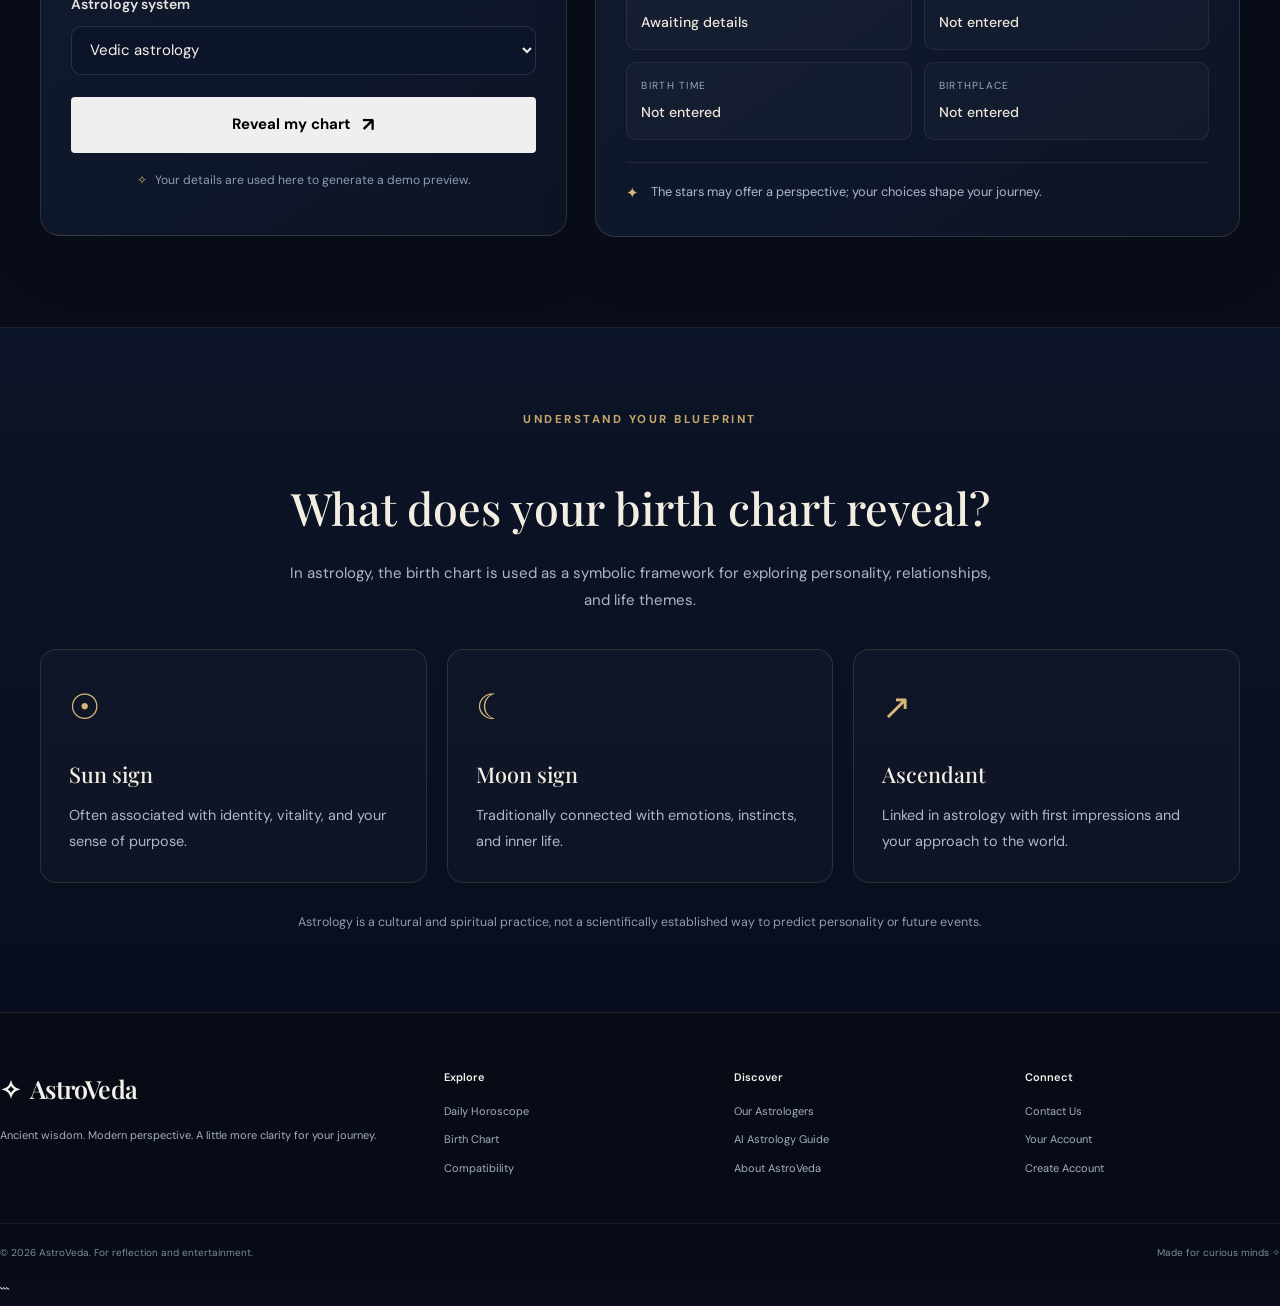
<file: birth-chart.html>
<!DOCTYPE html>
<html lang="en">
<head>
  <meta charset="UTF-8">
  <meta name="viewport" content="width=device-width, initial-scale=1.0">
  <meta name="description" content="Explore your Vedic birth chart with AstroVeda. Enter your birth details to preview your cosmic profile.">
  <title>Birth Chart | AstroVeda</title>

  <link rel="preconnect" href="https://fonts.googleapis.com">
  <link rel="preconnect" href="https://fonts.gstatic.com" crossorigin>
  <link href="https://fonts.googleapis.com/css2?family=DM+Sans:wght@400;500;600;700&family=Playfair+Display:wght@400;500;600;700&display=swap" rel="stylesheet">

  <link rel="stylesheet" href="style.css">
  <link rel="stylesheet" href="responsive.css">
</head>
<body>

  <div class="announcement">
    <p>Your journey to self-discovery begins with the stars.</p>
  </div>

  <header class="site-header">
    <div class="header-inner">
      <a href="index.html" class="brand" aria-label="AstroVeda home">
        <span class="brand-symbol">✧</span>
        <span>AstroVeda</span>
      </a>

      <button class="menu-toggle" id="menuToggle" aria-label="Open navigation" aria-expanded="false">
        <span></span><span></span><span></span>
      </button>

      <nav class="primary-nav" id="primaryNav">
        <a href="index.html" class="nav-link">Home</a>
        <a href="horoscope.html" class="nav-link">Horoscope</a>
        <a href="birth-chart.html" class="nav-link active" aria-current="page">Birth Chart</a>
        <a href="compatibility.html" class="nav-link">Compatibility</a>
        <a href="astrologers.html" class="nav-link">Astrologers</a>
        <a href="ai-astrology.html" class="nav-link">AI Guide</a>
        <a href="login.html" class="nav-login">Log in</a>
      </nav>
    </div>
  </header>

  <main>
    <section class="chart-hero">
      <div class="chart-hero-content">
        <span class="eyebrow">YOUR COSMIC BLUEPRINT</span>
        <h1>Discover the story<br>written in your <em>stars.</em></h1>
        <p>
          Your birth chart is a celestial snapshot of the sky at the moment
          you were born. Enter your details to explore your cosmic profile.
        </p>
        <div class="chart-hero-note">
          <span>✧</span> Rooted in Vedic astrology, inspired by self-discovery
        </div>
      </div>

      <div class="chart-orbit" aria-hidden="true">
        <div class="orbit orbit-one"></div>
        <div class="orbit orbit-two"></div>
        <div class="orbit orbit-three"></div>
        <div class="orbit-center">✧</div>
        <span class="orbit-star star-one">✦</span>
        <span class="orbit-star star-two">✧</span>
        <span class="orbit-star star-three">✦</span>
        <span class="orbit-star star-four">✧</span>
        <span class="orbit-label">THE COSMIC MAP</span>
      </div>
    </section>

    <section class="chart-workspace section-wrap">
      <div class="chart-intro">
        <span class="eyebrow">BEGIN YOUR READING</span>
        <h2>Your birth details</h2>
        <p>
          Small details matter. Enter your birth date, time, and location
          to create your birth-chart preview.
        </p>
      </div>

      <div class="chart-layout">
        <form id="birthChartForm" class="chart-form">
          <div class="form-heading">
            <span class="form-icon">✧</span>
            <div>
              <h3>Tell us when you arrived</h3>
              <p>All fields marked with * are required.</p>
            </div>
          </div>

          <div class="chart-field">
            <label for="fullName">Your name <span>(optional)</span></label>
            <input type="text" id="fullName" name="fullName" placeholder="Enter your name" autocomplete="name">
          </div>

          <div class="chart-field">
            <label for="birthDate">Date of birth *</label>
            <input type="date" id="birthDate" name="birthDate" required>
          </div>

          <div class="chart-field">
            <label for="birthTime">Time of birth *</label>
            <input type="time" id="birthTime" name="birthTime" required>
            <small>Use the local time recorded at your birth, if known.</small>
          </div>

          <div class="chart-field">
            <label for="birthPlace">Place of birth *</label>
            <input
              type="text"
              id="birthPlace"
              name="birthPlace"
              placeholder="e.g. Jaipur, Rajasthan, India"
              autocomplete="off"
              required
            >
            <small>Enter the city and country for your birthplace.</small>
          </div>

          <div class="chart-field">
            <label for="astrologySystem">Astrology system</label>
            <select id="astrologySystem" name="astrologySystem">
              <option value="vedic">Vedic astrology</option>
              <option value="western">Western astrology</option>
            </select>
          </div>

          <button type="submit" class="button chart-submit">
            Reveal my chart <span>↗</span>
          </button>

          <p class="chart-privacy">
            <span>✧</span> Your details are used here to generate a demo preview.
          </p>

          <p id="chartFormMessage" class="chart-form-message" role="status" aria-live="polite"></p>
        </form>

        <div class="chart-preview-panel">
          <div class="preview-topline">
            <span class="eyebrow">YOUR COSMIC PROFILE</span>
            <span class="preview-status"><span></span> PREVIEW</span>
          </div>

          <div class="kundli-frame">
            <div class="kundli-heading">
              <span>✧</span>
              <div>
                <h3 id="previewTitle">Your Birth Chart</h3>
                <p id="previewSubtitle">Your personal cosmic snapshot</p>
              </div>
              <span>✧</span>
            </div>

            <div class="kundli-diagram" aria-label="Illustrative twelve-house birth chart">
              <svg viewBox="0 0 320 320" role="img" aria-label="Decorative Vedic-style chart divided into twelve sections">
                <rect x="10" y="10" width="300" height="300" rx="2" class="kundli-outer"/>
                <path d="M10 10 L310 310 M310 10 L10 310" class="kundli-line"/>
                <path d="M160 10 L310 160 L160 310 L10 160 Z" class="kundli-line"/>
                <path d="M10 85 L85 10 M235 10 L310 85 M310 235 L235 310 M85 310 L10 235" class="kundli-line kundli-line-soft"/>
                <path d="M85 10 L160 85 L235 10 M10 85 L85 160 L10 235 M310 85 L235 160 L310 235 M85 310 L160 235 L235 310" class="kundli-line kundli-line-soft"/>
                <text x="160" y="69" class="kundli-house">1</text>
                <text x="236" y="42" class="kundli-house">2</text>
                <text x="273" y="104" class="kundli-house">3</text>
                <text x="254" y="168" class="kundli-house">4</text>
                <text x="273" y="232" class="kundli-house">5</text>
                <text x="236" y="281" class="kundli-house">6</text>
                <text x="160" y="252" class="kundli-house">7</text>
                <text x="84" y="281" class="kundli-house">8</text>
                <text x="47" y="232" class="kundli-house">9</text>
                <text x="66" y="168" class="kundli-house">10</text>
                <text x="47" y="104" class="kundli-house">11</text>
                <text x="84" y="42" class="kundli-house">12</text>
                <text x="160" y="151" class="kundli-center">ॐ</text>
                <text x="160" y="175" class="kundli-center-small">COSMIC MAP</text>
              </svg>
            </div>

            <p class="kundli-caption">A symbolic chart illustration</p>
          </div>

          <div class="preview-details">
            <div class="preview-detail">
              <span>NAME</span>
              <strong id="resultName">Awaiting details</strong>
            </div>
            <div class="preview-detail">
              <span>BIRTH DATE</span>
              <strong id="resultDate">Not entered</strong>
            </div>
            <div class="preview-detail">
              <span>BIRTH TIME</span>
              <strong id="resultTime">Not entered</strong>
            </div>
            <div class="preview-detail">
              <span>BIRTHPLACE</span>
              <strong id="resultPlace">Not entered</strong>
            </div>
          </div>

          <div id="chartResult" class="chart-result" hidden>
            <span class="eyebrow">YOUR NEXT STEP</span>
            <h3>Details received ✧</h3>
            <p id="resultDescription"></p>
            <p class="demo-disclaimer">
              This is a visual demo only. Planetary placements, houses, ascendant,
              and interpretations have not been calculated.
            </p>
          </div>

          <div class="preview-bottom-note">
            <span>✦</span>
            <p>The stars may offer a perspective; your choices shape your journey.</p>
          </div>
        </div>
      </div>
    </section>

    <section class="chart-meaning-section">
      <div class="section-wrap">
        <div class="chart-meaning-heading">
          <span class="eyebrow">UNDERSTAND YOUR BLUEPRINT</span>
          <h2>What does your birth chart reveal?</h2>
          <p>
            In astrology, the birth chart is used as a symbolic framework
            for exploring personality, relationships, and life themes.
          </p>
        </div>

        <div class="chart-meaning-grid">
          <article class="meaning-card">
            <span class="meaning-symbol">☉</span>
            <h3>Sun sign</h3>
            <p>Often associated with identity, vitality, and your sense of purpose.</p>
          </article>

          <article class="meaning-card">
            <span class="meaning-symbol">☾</span>
            <h3>Moon sign</h3>
            <p>Traditionally connected with emotions, instincts, and inner life.</p>
          </article>

          <article class="meaning-card">
            <span class="meaning-symbol">↗</span>
            <h3>Ascendant</h3>
            <p>Linked in astrology with first impressions and your approach to the world.</p>
          </article>
        </div>

        <p class="astrology-note">
          Astrology is a cultural and spiritual practice, not a scientifically
          established way to predict personality or future events.
        </p>
      </div>
    </section>
  </main>

  <footer class="site-footer">
    <div class="footer-inner">
      <div class="footer-brand">
        <a href="index.html" class="brand">
          <span class="brand-symbol">✧</span>
          <span>AstroVeda</span>
        </a>
        <p>Ancient wisdom. Modern perspective. A little more clarity for your journey.</p>
      </div>

      <div class="footer-column">
        <h4>Explore</h4>
        <a href="horoscope.html">Daily Horoscope</a>
        <a href="birth-chart.html">Birth Chart</a>
        <a href="compatibility.html">Compatibility</a>
      </div>

      <div class="footer-column">
        <h4>Discover</h4>
        <a href="astrologers.html">Our Astrologers</a>
        <a href="ai-astrology.html">AI Astrology Guide</a>
        <a href="about.html">About AstroVeda</a>
      </div>

      <div class="footer-column">
        <h4>Connect</h4>
        <a href="contact.html">Contact Us</a>
        <a href="login.html">Your Account</a>
        <a href="signup.html">Create Account</a>
      </div>
    </div>

    <div class="footer-bottom">
      <p>© <span id="currentYear"></span> AstroVeda. For reflection and entertainment.</p>
      <p>Made for curious minds <span>✧</span></p>
    </div>
  </footer>

  <script src="main.js"></script>
  <script src="birth-chart.js"></script>
</body>
</html>
```
</file>
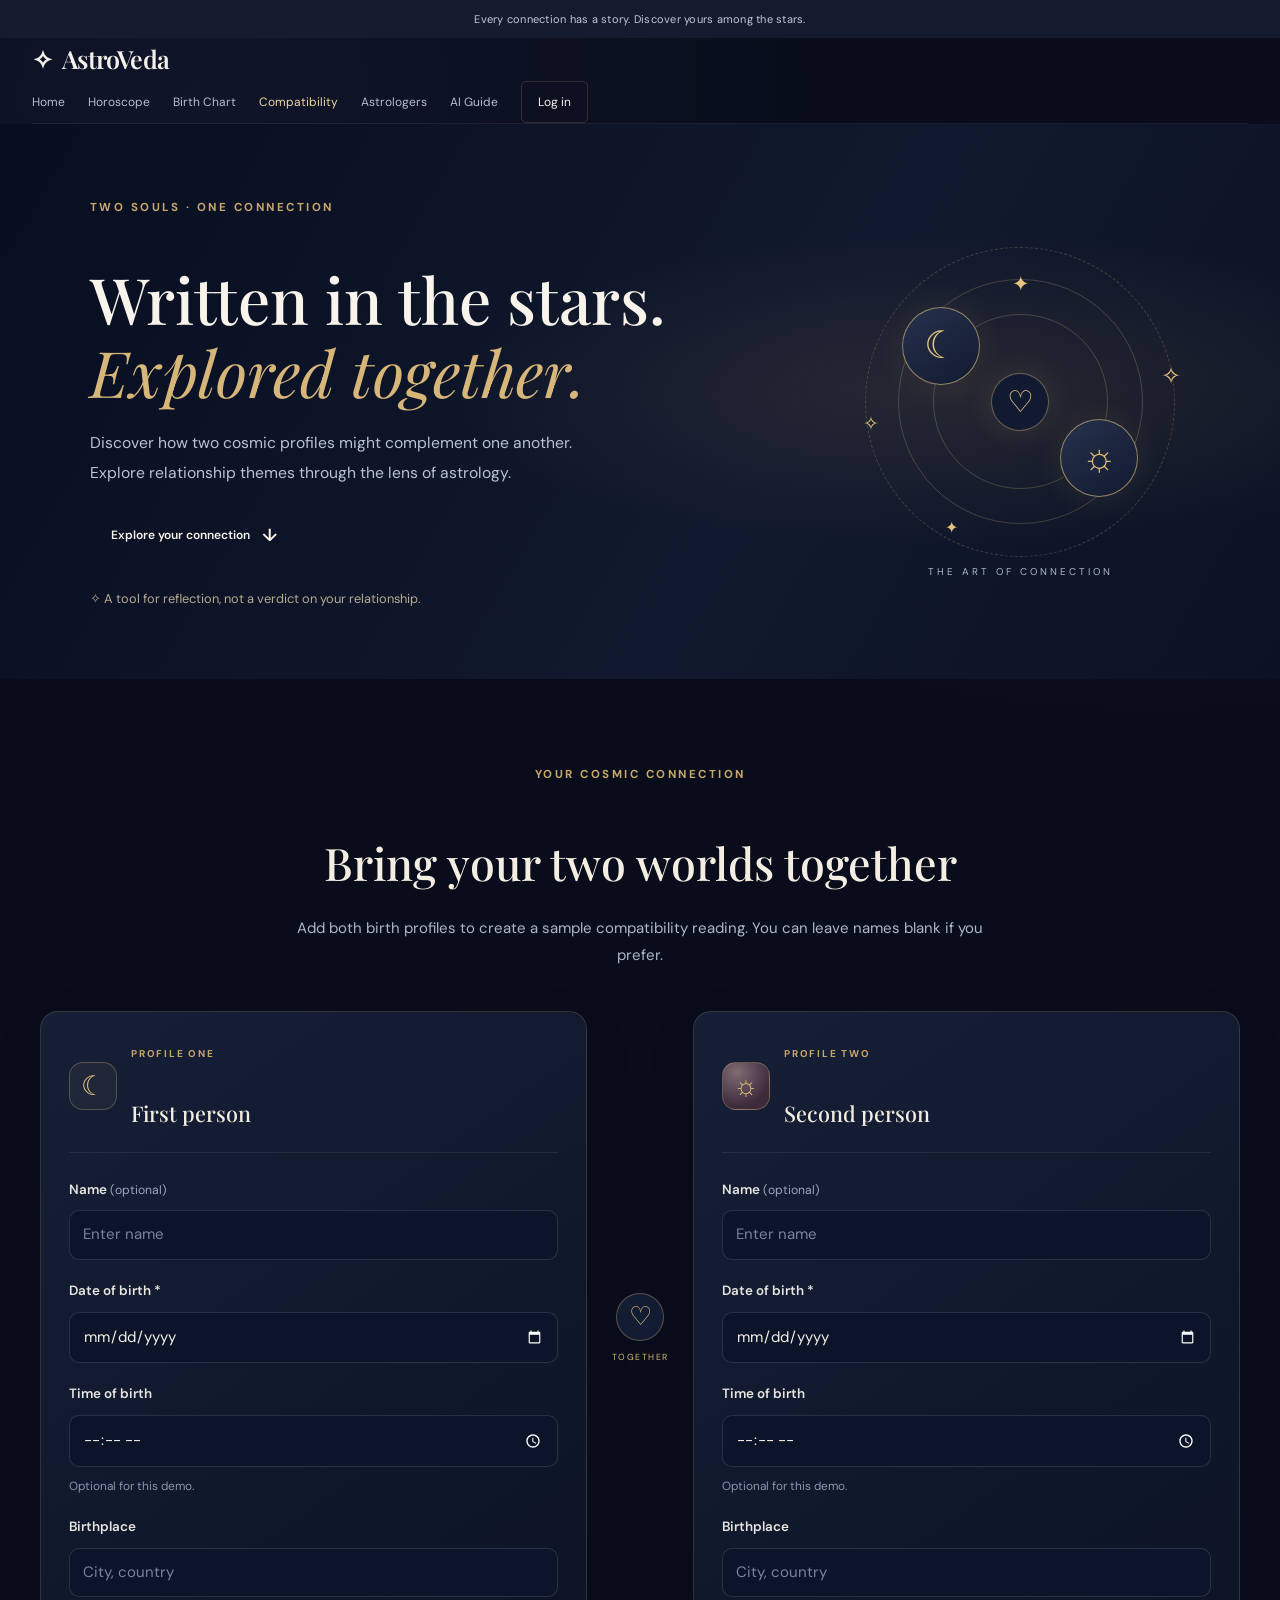
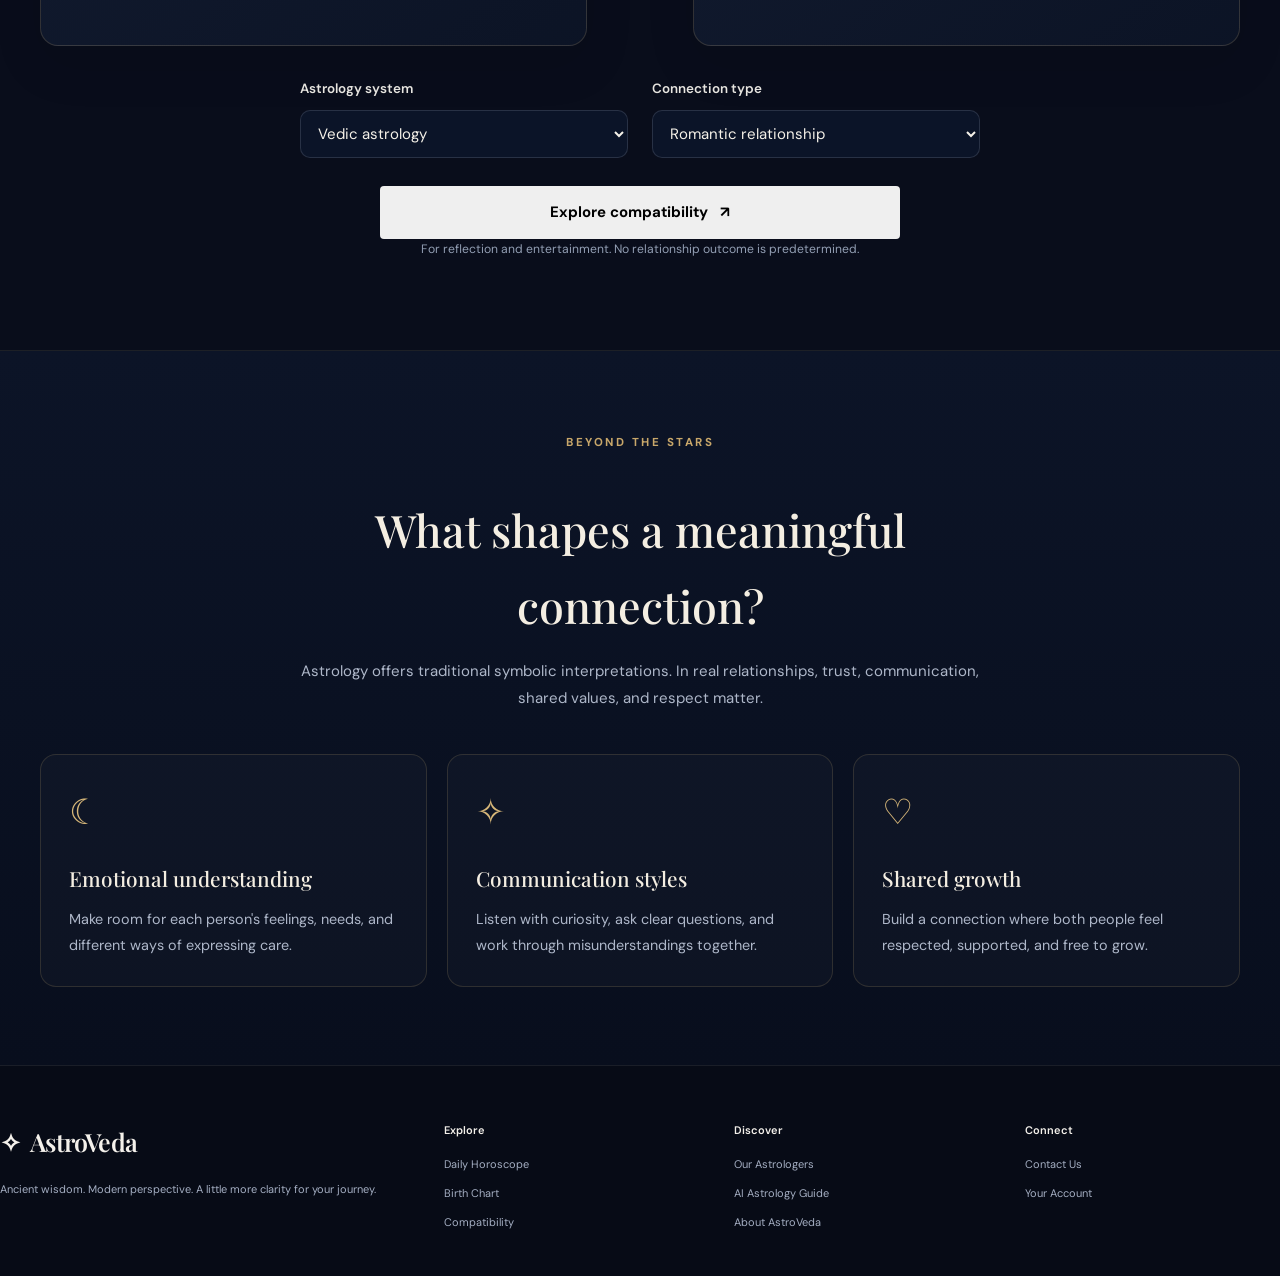
<file: compatibility.html>
<!DOCTYPE html>
<html lang="en">
<head>
  <meta charset="UTF-8">
  <meta name="viewport" content="width=device-width, initial-scale=1.0">
  <meta name="description" content="Explore relationship compatibility with AstroVeda's Vedic and modern astrology-inspired experience.">
  <title>Compatibility | AstroVeda</title>

  <link rel="preconnect" href="https://fonts.googleapis.com">
  <link rel="preconnect" href="https://fonts.gstatic.com" crossorigin>
  <link href="https://fonts.googleapis.com/css2?family=DM+Sans:wght@400;500;600;700&family=Playfair+Display:wght@400;500;600;700&display=swap" rel="stylesheet">

  <link rel="stylesheet" href="style.css">
  <link rel="stylesheet" href="responsive.css">
</head>
<body>

  <div class="announcement">
    <p>Every connection has a story. Discover yours among the stars.</p>
  </div>

  <header class="site-header">
    <div class="header-inner">
      <a href="index.html" class="brand" aria-label="AstroVeda home">
        <span class="brand-symbol">✧</span>
        <span>AstroVeda</span>
      </a>

      <button class="menu-toggle" id="menuToggle" aria-label="Open navigation" aria-expanded="false">
        <span></span><span></span><span></span>
      </button>

      <nav class="primary-nav" id="primaryNav">
        <a href="index.html" class="nav-link">Home</a>
        <a href="horoscope.html" class="nav-link">Horoscope</a>
        <a href="birth-chart.html" class="nav-link">Birth Chart</a>
        <a href="compatibility.html" class="nav-link active" aria-current="page">Compatibility</a>
        <a href="astrologers.html" class="nav-link">Astrologers</a>
        <a href="ai-astrology.html" class="nav-link">AI Guide</a>
        <a href="login.html" class="nav-login">Log in</a>
      </nav>
    </div>
  </header>

  <main>
    <!-- Hero -->
    <section class="compat-hero">
      <div class="compat-hero-content">
        <span class="eyebrow">TWO SOULS · ONE CONNECTION</span>
        <h1>Written in the stars.<br><em>Explored together.</em></h1>
        <p>
          Discover how two cosmic profiles might complement one another.
          Explore relationship themes through the lens of astrology.
        </p>

        <a href="#compatibility-form" class="button compat-hero-button">
          Explore your connection <span>↓</span>
        </a>

        <div class="compat-hero-footnote">
          ✧ A tool for reflection, not a verdict on your relationship.
        </div>
      </div>

      <div class="compat-cosmic-art" aria-hidden="true">
        <div class="compat-ring ring-outer"></div>
        <div class="compat-ring ring-middle"></div>
        <div class="compat-ring ring-inner"></div>

        <div class="compat-person person-one">
          <span>☾</span>
        </div>

        <div class="compat-person person-two">
          <span>☼</span>
        </div>

        <div class="compat-connection">♡</div>
        <span class="compat-art-star art-star-one">✦</span>
        <span class="compat-art-star art-star-two">✧</span>
        <span class="compat-art-star art-star-three">✦</span>
        <span class="compat-art-star art-star-four">✧</span>

        <div class="compat-art-caption">THE ART OF CONNECTION</div>
      </div>
    </section>

    <!-- Compatibility form -->
    <section class="section-wrap compat-workspace" id="compatibility-form">
      <div class="compat-section-heading">
        <span class="eyebrow">YOUR COSMIC CONNECTION</span>
        <h2>Bring your two worlds together</h2>
        <p>
          Add both birth profiles to create a sample compatibility reading.
          You can leave names blank if you prefer.
        </p>
      </div>

      <form id="compatibilityForm" class="compat-form">
        <div class="compat-people-grid">

          <!-- Person One -->
          <section class="compat-person-card">
            <div class="compat-card-heading">
              <div class="compat-avatar avatar-one">☾</div>
              <div>
                <span class="eyebrow">PROFILE ONE</span>
                <h3>First person</h3>
              </div>
            </div>

            <div class="compat-field">
              <label for="personOneName">Name <span>(optional)</span></label>
              <input
                type="text"
                id="personOneName"
                name="personOneName"
                placeholder="Enter name"
                maxlength="80"
                autocomplete="off"
              >
            </div>

            <div class="compat-field">
              <label for="personOneDate">Date of birth *</label>
              <input type="date" id="personOneDate" name="personOneDate" required>
            </div>

            <div class="compat-field">
              <label for="personOneTime">Time of birth</label>
              <input type="time" id="personOneTime" name="personOneTime">
              <small>Optional for this demo.</small>
            </div>

            <div class="compat-field">
              <label for="personOnePlace">Birthplace</label>
              <input
                type="text"
                id="personOnePlace"
                name="personOnePlace"
                placeholder="City, country"
                maxlength="120"
                autocomplete="off"
              >
            </div>
          </section>

          <!-- Connection symbol -->
          <div class="compat-plus" aria-hidden="true">
            <span>♡</span>
            <small>TOGETHER</small>
          </div>

          <!-- Person Two -->
          <section class="compat-person-card">
            <div class="compat-card-heading">
              <div class="compat-avatar avatar-two">☼</div>
              <div>
                <span class="eyebrow">PROFILE TWO</span>
                <h3>Second person</h3>
              </div>
            </div>

            <div class="compat-field">
              <label for="personTwoName">Name <span>(optional)</span></label>
              <input
                type="text"
                id="personTwoName"
                name="personTwoName"
                placeholder="Enter name"
                maxlength="80"
                autocomplete="off"
              >
            </div>

            <div class="compat-field">
              <label for="personTwoDate">Date of birth *</label>
              <input type="date" id="personTwoDate" name="personTwoDate" required>
            </div>

            <div class="compat-field">
              <label for="personTwoTime">Time of birth</label>
              <input type="time" id="personTwoTime" name="personTwoTime">
              <small>Optional for this demo.</small>
            </div>

            <div class="compat-field">
              <label for="personTwoPlace">Birthplace</label>
              <input
                type="text"
                id="personTwoPlace"
                name="personTwoPlace"
                placeholder="City, country"
                maxlength="120"
                autocomplete="off"
              >
            </div>
          </section>
        </div>

        <div class="compat-options">
          <div class="compat-field compat-system-field">
            <label for="compatSystem">Astrology system</label>
            <select id="compatSystem" name="compatSystem">
              <option value="vedic">Vedic astrology</option>
              <option value="western">Western astrology</option>
            </select>
          </div>

          <div class="compat-field compat-type-field">
            <label for="relationshipType">Connection type</label>
            <select id="relationshipType" name="relationshipType">
              <option value="romantic">Romantic relationship</option>
              <option value="friendship">Friendship</option>
              <option value="family">Family connection</option>
              <option value="professional">Professional partnership</option>
            </select>
          </div>
        </div>

        <div class="compat-submit-area">
          <button type="submit" class="button compat-submit">
            Explore compatibility <span>↗</span>
          </button>
          <p>For reflection and entertainment. No relationship outcome is predetermined.</p>
          <p id="compatFormMessage" class="compat-form-message" role="status" aria-live="polite"></p>
        </div>
      </form>

      <!-- Demo result -->
      <section id="compatResult" class="compat-result" aria-live="polite" hidden>
        <div class="compat-result-top">
          <span class="eyebrow">YOUR CONNECTION PREVIEW</span>
          <span class="compat-demo-tag">DEMO READING</span>
        </div>

        <h2 id="compatResultTitle">A connection worth exploring</h2>
        <p id="compatResultIntro" class="compat-result-intro"></p>

        <div class="compat-result-grid">
          <article class="compat-insight">
            <span class="insight-icon">✧</span>
            <h3>Communication</h3>
            <p id="communicationText"></p>
          </article>

          <article class="compat-insight">
            <span class="insight-icon">♡</span>
            <h3>Emotional connection</h3>
            <p id="emotionalText"></p>
          </article>

          <article class="compat-insight">
            <span class="insight-icon">☼</span>
            <h3>Growing together</h3>
            <p id="growthText"></p>
          </article>
        </div>

        <div class="compat-result-note">
          <span>✦</span>
          <div>
            <strong>A note about this reading</strong>
            <p id="compatDisclaimer">
              This is a general reflection generated by the website demo.
              It is not a calculated astrological compatibility score.
            </p>
          </div>
        </div>

        <button type="button" id="editCompatDetails" class="button compat-edit-button">
          Edit birth details
        </button>
      </section>
    </section>

    <!-- Explanation section -->
    <section class="compat-meaning-section">
      <div class="section-wrap">
        <div class="compat-section-heading">
          <span class="eyebrow">BEYOND THE STARS</span>
          <h2>What shapes a meaningful connection?</h2>
          <p>
            Astrology offers traditional symbolic interpretations. In real
            relationships, trust, communication, shared values, and respect matter.
          </p>
        </div>

        <div class="compat-meaning-grid">
          <article class="compat-meaning-card">
            <span>☾</span>
            <h3>Emotional understanding</h3>
            <p>Make room for each person's feelings, needs, and different ways of expressing care.</p>
          </article>

          <article class="compat-meaning-card">
            <span>✧</span>
            <h3>Communication styles</h3>
            <p>Listen with curiosity, ask clear questions, and work through misunderstandings together.</p>
          </article>

          <article class="compat-meaning-card">
            <span>♡</span>
            <h3>Shared growth</h3>
            <p>Build a connection where both people feel respected, supported, and free to grow.</p>
          </article>
        </div>
      </div>
    </section>
  </main>

  <footer class="site-footer">
    <div class="footer-inner">
      <div class="footer-brand">
        <a href="index.html" class="brand">
          <span class="brand-symbol">✧</span>
          <span>AstroVeda</span>
        </a>
        <p>Ancient wisdom. Modern perspective. A little more clarity for your journey.</p>
      </div>

      <div class="footer-column">
        <h4>Explore</h4>
        <a href="horoscope.html">Daily Horoscope</a>
        <a href="birth-chart.html">Birth Chart</a>
        <a href="compatibility.html">Compatibility</a>
      </div>

      <div class="footer-column">
        <h4>Discover</h4>
        <a href="astrologers.html">Our Astrologers</a>
        <a href="ai-astrology.html">AI Astrology Guide</a>
        <a href="about.html">About AstroVeda</a>
      </div>

      <div class="footer-column">
        <h4>Connect</h4>
        <a href="contact.html">Contact Us</a>
        <a href="login.html">Your Account
</file>
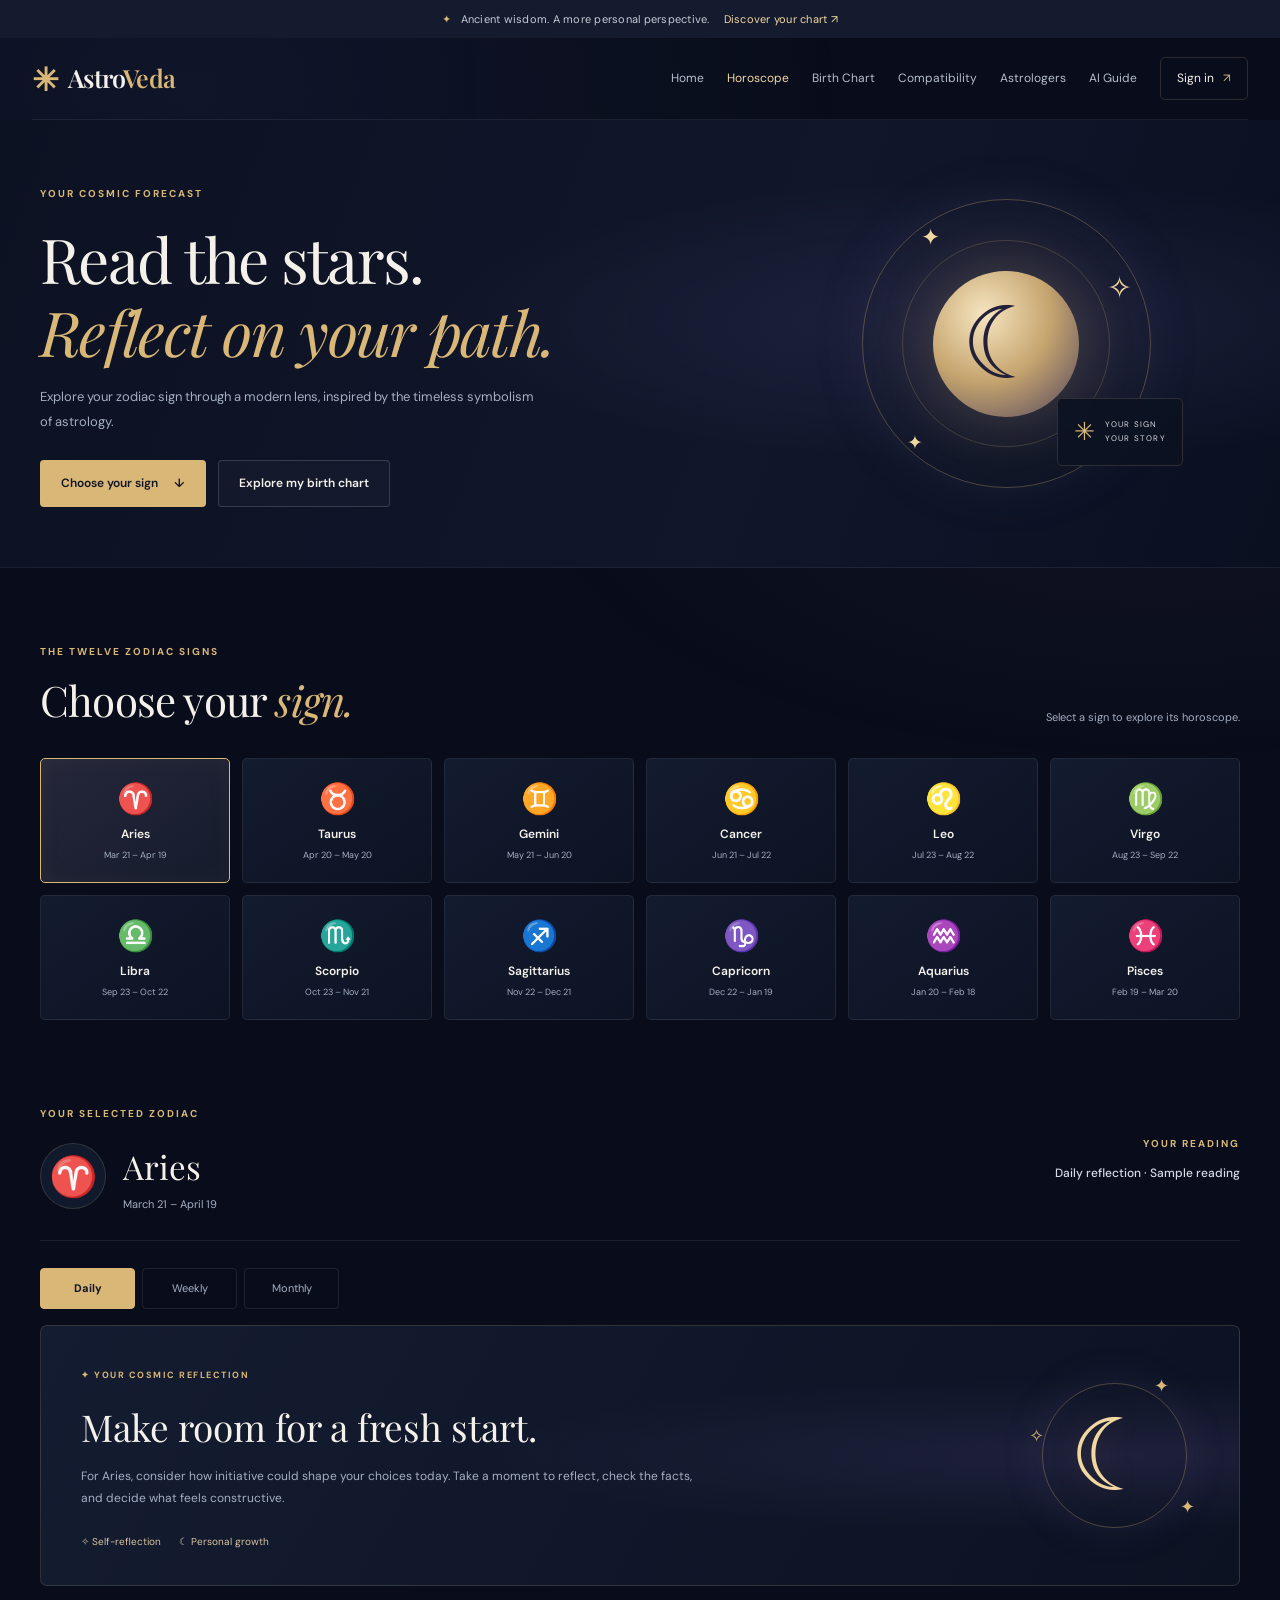
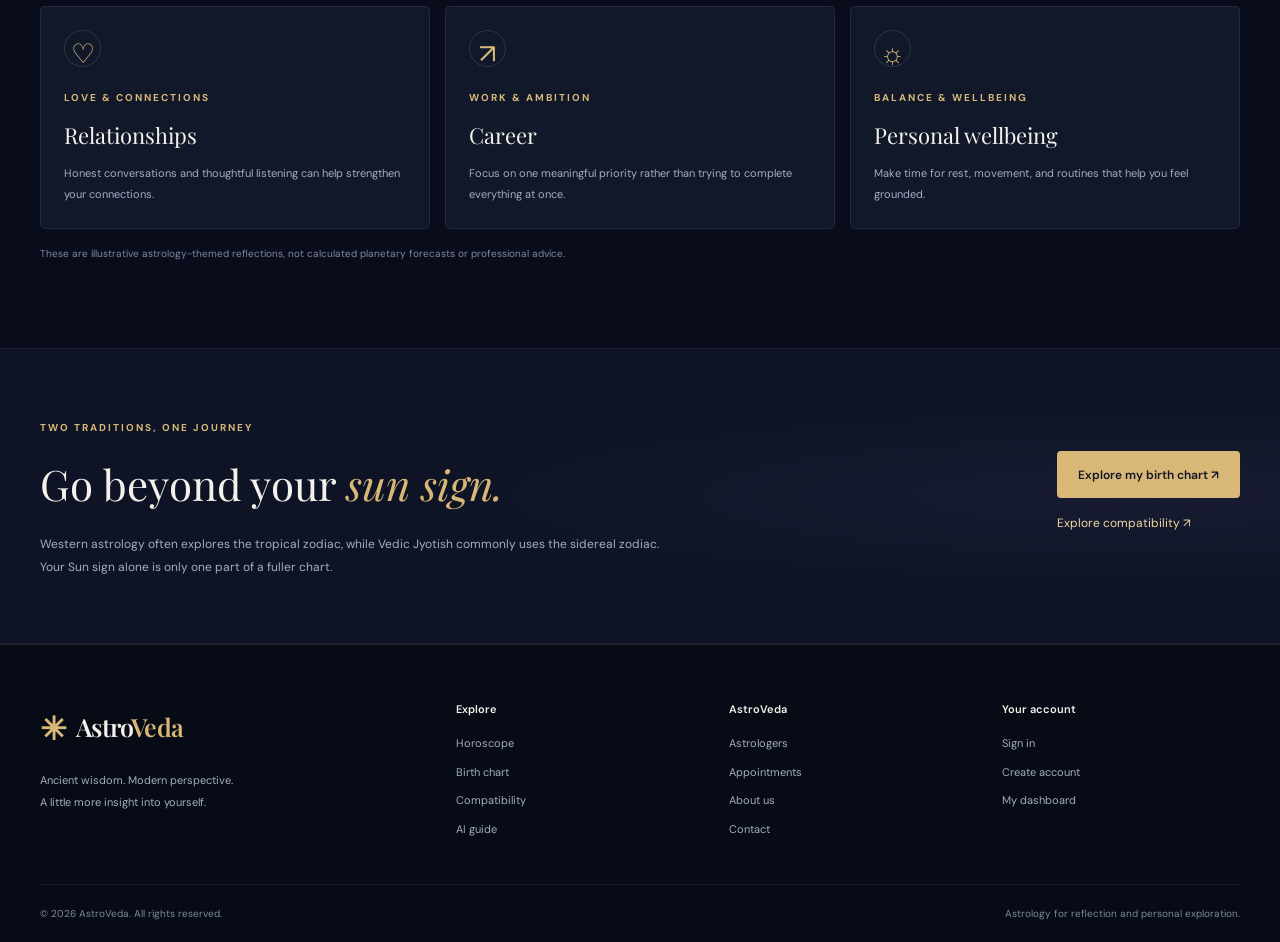
<file: horoscope.html>
<!DOCTYPE html>
<html lang="en">
<head>
  <meta charset="UTF-8">
  <meta name="viewport" content="width=device-width, initial-scale=1.0">
  <meta name="theme-color" content="#090D1B">
  <meta name="description" content="Explore zodiac profiles and daily, weekly and monthly horoscope insights on AstroVeda.">

  <title>Horoscope | AstroVeda</title>

  <link rel="preconnect" href="https://fonts.googleapis.com">
  <link rel="preconnect" href="https://fonts.gstatic.com" crossorigin>
  <link href="https://fonts.googleapis.com/css2?family=DM+Sans:wght@400;500;600;700&family=Playfair+Display:wght@400;500;600;700&display=swap" rel="stylesheet">

  <link rel="stylesheet" href="style.css">
  <link rel="stylesheet" href="responsive.css">

  <script src="main.js" defer></script>
  <script src="horoscope.js" defer></script>
</head>

<body>
  <div class="announcement">
    <span class="announcement-star">✦</span>
    Ancient wisdom. A more personal perspective.
    <a href="birth-chart.html">Discover your chart ↗</a>
  </div>

  <header class="site-header">
    <a class="brand" href="index.html">
      <span class="brand-mark">✳</span>
      <span>Astro<span class="brand-gold">Veda</span></span>
    </a>

    <button class="menu-toggle" id="menuToggle"
      aria-label="Open navigation" aria-expanded="false"
      aria-controls="primaryNav">
      <span></span><span></span><span></span>
    </button>

    <nav class="primary-nav" id="primaryNav">
      <a class="nav-link" href="index.html">Home</a>
      <a class="nav-link active" href="horoscope.html">Horoscope</a>
      <a class="nav-link" href="birth-chart.html">Birth Chart</a>
      <a class="nav-link" href="compatibility.html">Compatibility</a>
      <a class="nav-link" href="astrologers.html">Astrologers</a>
      <a class="nav-link" href="ai-astrology.html">AI Guide</a>
      <a class="nav-login" href="login.html">Sign in <span>↗</span></a>
    </nav>
  </header>

  <main>
    <!-- HOROSCOPE HERO -->
    <section class="horoscope-hero">
      <div class="horoscope-hero-inner">
        <div class="horoscope-hero-copy">
          <span class="section-kicker">YOUR COSMIC FORECAST</span>
          <h1>Read the stars.<br><em>Reflect on your path.</em></h1>
          <p>
            Explore your zodiac sign through a modern lens,
            inspired by the timeless symbolism of astrology.
          </p>

          <div class="horoscope-hero-actions">
            <a href="#zodiacPicker" class="button button-primary">
              Choose your sign <span>↓</span>
            </a>
            <a href="birth-chart.html" class="button button-secondary">
              Explore my birth chart
            </a>
          </div>
        </div>

        <div class="horoscope-hero-art" aria-hidden="true">
          <div class="horoscope-big-orbit"></div>
          <div class="horoscope-small-orbit"></div>
          <div class="horoscope-moon">☾</div>
          <div class="horoscope-hero-star star-a">✦</div>
          <div class="horoscope-hero-star star-b">✧</div>
          <div class="horoscope-hero-star star-c">✦</div>
          <div class="horoscope-hero-label">
            <span>✳</span>
            <small>YOUR SIGN<br>YOUR STORY</small>
          </div>
        </div>
      </div>
    </section>

    <!-- ZODIAC SELECTOR -->
    <section class="horoscope-picker section-wrap" id="zodiacPicker">
      <div class="section-heading">
        <div>
          <span class="section-kicker">THE TWELVE ZODIAC SIGNS</span>
          <h2>Choose your <em>sign.</em></h2>
        </div>
        <p class="picker-note">
          Select a sign to explore its horoscope.
        </p>
      </div>

      <div class="horoscope-sign-grid" id="horoscopeSignGrid">
        <button class="horoscope-sign selected" data-sign="aries" aria-pressed="true">
          <span>♈</span><strong>Aries</strong><small>Mar 21 – Apr 19</small>
        </button>
        <button class="horoscope-sign" data-sign="taurus" aria-pressed="false">
          <span>♉</span><strong>Taurus</strong><small>Apr 20 – May 20</small>
        </button>
        <button class="horoscope-sign" data-sign="gemini" aria-pressed="false">
          <span>♊</span><strong>Gemini</strong><small>May 21 – Jun 20</small>
        </button>
        <button class="horoscope-sign" data-sign="cancer" aria-pressed="false">
          <span>♋</span><strong>Cancer</strong><small>Jun 21 – Jul 22</small>
        </button>
        <button class="horoscope-sign" data-sign="leo" aria-pressed="false">
          <span>♌</span><strong>Leo</strong><small>Jul 23 – Aug 22</small>
        </button>
        <button class="horoscope-sign" data-sign="virgo" aria-pressed="false">
          <span>♍</span><strong>Virgo</strong><small>Aug 23 – Sep 22</small>
        </button>
        <button class="horoscope-sign" data-sign="libra" aria-pressed="false">
          <span>♎</span><strong>Libra</strong><small>Sep 23 – Oct 22</small>
        </button>
        <button class="horoscope-sign" data-sign="scorpio" aria-pressed="false">
          <span>♏</span><strong>Scorpio</strong><small>Oct 23 – Nov 21</small>
        </button>
        <button class="horoscope-sign" data-sign="sagittarius" aria-pressed="false">
          <span>♐</span><strong>Sagittarius</strong><small>Nov 22 – Dec 21</small>
        </button>
        <button class="horoscope-sign" data-sign="capricorn" aria-pressed="false">
          <span>♑</span><strong>Capricorn</strong><small>Dec 22 – Jan 19</small>
        </button>
        <button class="horoscope-sign" data-sign="aquarius" aria-pressed="false">
          <span>♒</span><strong>Aquarius</strong><small>Jan 20 – Feb 18</small>
        </button>
        <button class="horoscope-sign" data-sign="pisces" aria-pressed="false">
          <span>♓</span><strong>Pisces</strong><small>Feb 19 – Mar 20</small>
        </button>
      </div>
    </section>

    <!-- SELECTED SIGN FORECAST -->
    <section class="forecast-section section-wrap" id="forecast">
      <div class="forecast-topline">
        <div>
          <span class="section-kicker">YOUR SELECTED ZODIAC</span>
          <div class="forecast-title-row">
            <span class="forecast-symbol" id="forecastSymbol">♈</span>
            <div>
              <h2 id="forecastSign">Aries</h2>
              <p id="forecastDates">March 21 – April 19</p>
            </div>
          </div>
        </div>

        <div class="forecast-date">
          <span class="section-kicker">YOUR READING</span>
          <strong id="forecastDate">Astrology insights</strong>
        </div>
      </div>

      <div class="forecast-tabs" role="tablist" aria-label="Horoscope period">
        <button class="forecast-tab active" id="dailyTab"
          role="tab" aria-selected="true" data-period="daily">Daily</button>
        <button class="forecast-tab" id="weeklyTab"
          role="tab" aria-selected="false" data-period="weekly">Weekly</button>
        <button class="forecast-tab" id="monthlyTab"
          role="tab" aria-selected="false" data-period="monthly">Monthly</button>
      </div>

      <div class="forecast-main-card">
        <div class="forecast-main-copy">
          <span class="forecast-label">✦ YOUR COSMIC REFLECTION</span>
          <h3 id="forecastHeadline">Make room for a fresh start.</h3>
          <p id="forecastDescription">
            Consider where a little initiative could help you move forward.
            Give yourself time to think clearly before making important choices.
          </p>
          <div class="forecast-meta">
            <span>✧ Self-reflection</span>
            <span>☾ Personal growth</span>
          </div>
        </div>

        <div class="forecast-moon-art" aria-hidden="true">
          <div class="forecast-moon-ring"></div>
          <div class="forecast-moon-symbol">☾</div>
          <span class="moon-star moon-star-one">✦</span>
          <span class="moon-star moon-star-two">✧</span>
          <span class="moon-star moon-star-three">✦</span>
        </div>
      </div>

      <div class="forecast-insights">
        <article class="forecast-insight-card">
          <div class="insight-icon">♡</div>
          <span class="section-kicker">LOVE & CONNECTIONS</span>
          <h3>Relationships</h3>
          <p id="loveInsight">
            Honest conversations and thoughtful listening can help
            strengthen your connections.
          </p>
        </article>

        <article class="forecast-insight-card">
          <div class="insight-icon">↗</div>
          <span class="section-kicker">WORK & AMBITION</span>
          <h3>Career</h3>
          <p id="careerInsight">
            Focus on one meaningful priority rather than trying to
            complete everything at once.
          </p>
        </article>

        <article class="forecast-insight-card">
          <div class="insight-icon">☼</div>
          <span class="section-kicker">BALANCE & WELLBEING</span>
          <h3>Personal wellbeing</h3>
          <p id="wellbeingInsight">
            Make time for rest, movement, and the routines that
            help you feel grounded.
          </p>
        </article>
      </div>

      <p class="forecast-disclaimer">
        These are illustrative astrology-themed reflections, not
        calculated planetary forecasts or professional advice.
      </p>
    </section>

    <!-- VEDIC + MODERN -->
    <section class="horoscope-approach">
      <div class="section-wrap approach-inner">
        <div>
          <span class="section-kicker">TWO TRADITIONS, ONE JOURNEY</span>
          <h2>Go beyond your <em>sun sign.</em></h2>
          <p>
            Western astrology often explores the tropical zodiac,
            while Vedic Jyotish commonly uses the sidereal zodiac.
            Your Sun sign alone is only one part of a fuller chart.
          </p>
        </div>

        <div class="approach-actions">
          <a href="birth-chart.html" class="button button-primary">
            Explore my birth chart ↗
          </a>
          <a href="compatibility.html" class="text-link">
            Explore compatibility ↗
          </a>
        </div>
      </div>
    </section>

    <!-- FOOTER -->
    <footer class="site-footer">
      <div class="section-wrap footer-inner">
        <div class="footer-brand">
          <a class="brand" href="index.html">
            <span class="brand-mark">✳</span>
            <span>Astro<span class="brand-gold">Veda</span></span>
          </a>
          <p>Ancient wisdom. Modern perspective.<br>
            A little more insight into yourself.</p>
        </div>

        <div class="footer-column">
          <h4>Explore</h4>
          <a href="horoscope.html">Horoscope</a>
          <a href="birth-chart.html">Birth chart</a>
          <a href="compatibility.html">Compatibility</a>
          <a href="ai-astrology.html">AI guide</a>
        </div>

        <div class="footer-column">
          <h4>AstroVeda</h4>
          <a href="astrologers.html">Astrologers</a>
          <a href="booking.html">Appointments</a>
          <a href="about.html">About us</a>
          <a href="contact.html">Contact</a>
        </div>

        <div class="footer-column">
          <h4>Your account</h4>
          <a href="login.html">Sign in</a>
          <a href="signup.html">Create account</a>
          <a href="dashboard.html">My dashboard</a>
        </div>
      </div>

      <div class="section-wrap footer-bottom">
        <span>© <span id="currentYear"></span> AstroVeda. All rights reserved.</span>
        <span>Astrology for reflection and personal exploration.</span>
      </div>
    </footer>
  </main>
</body>
</html>
</file>
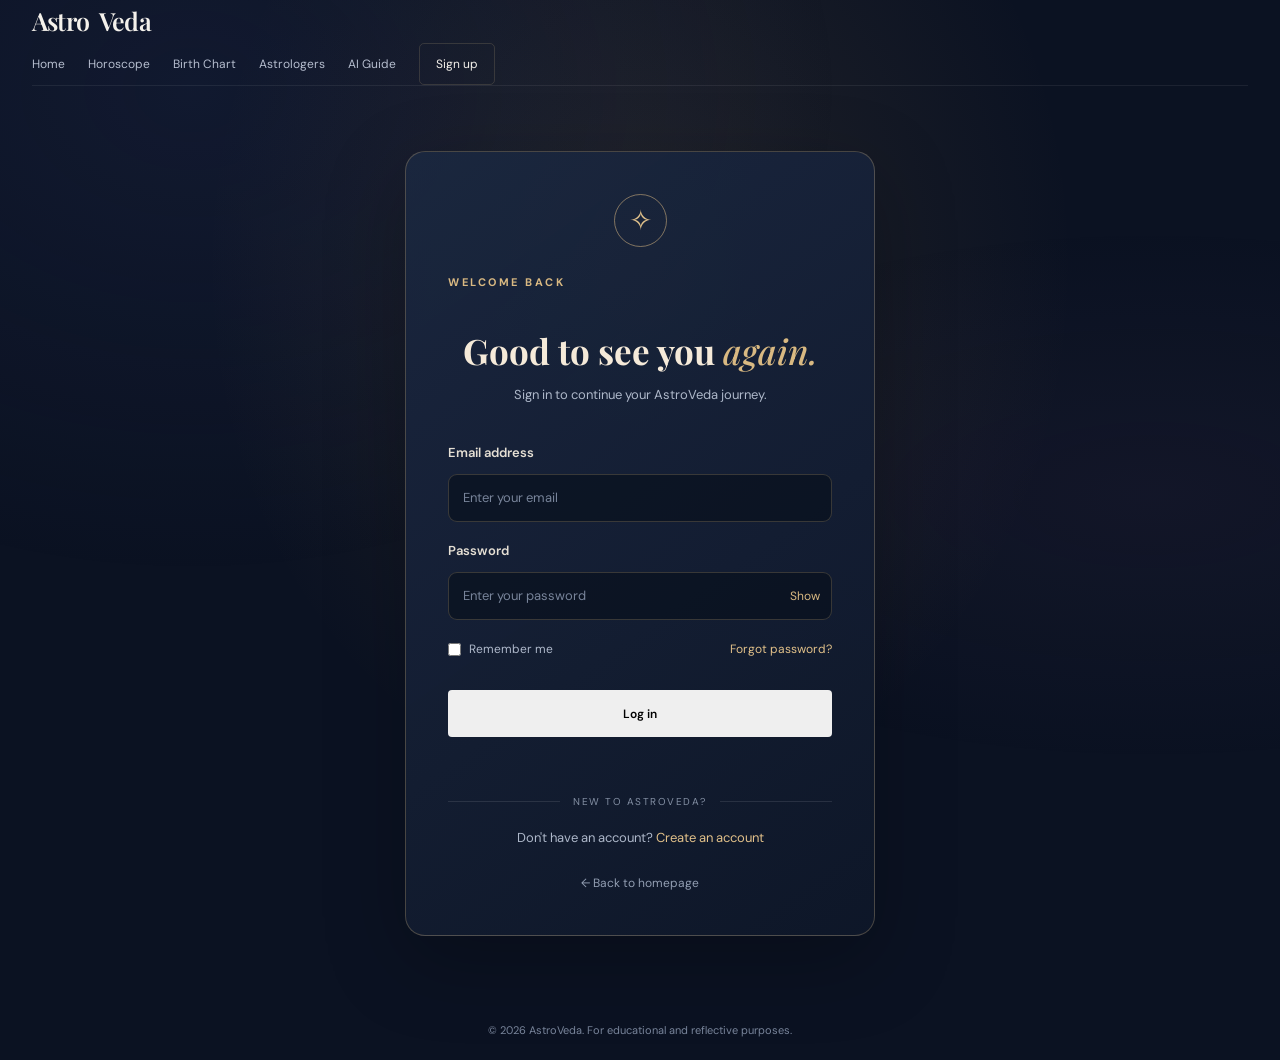
<file: login.html>
<!DOCTYPE html>
<html lang="en">
<head>
  <meta charset="UTF-8">
  <meta name="viewport" content="width=device-width, initial-scale=1.0">
  <title>Login | AstroVeda</title>
  <link rel="preconnect" href="https://fonts.googleapis.com">
  <link rel="preconnect" href="https://fonts.gstatic.com" crossorigin>
  <link href="https://fonts.googleapis.com/css2?family=DM+Sans:wght@400;500;600;700&family=Playfair+Display:wght@500;600;700&display=swap" rel="stylesheet">
  <link rel="stylesheet" href="style.css">
  <link rel="stylesheet" href="responsive.css">
</head>
<body class="auth-page">

  <header class="site-header">
    <div class="header-inner">
      <a href="index.html" class="brand">Astro<span>Veda</span></a>
      <button class="menu-toggle" id="menuToggle" aria-label="Toggle navigation">☰</button>
      <nav class="primary-nav" id="primaryNav">
        <a href="index.html" class="nav-link">Home</a>
        <a href="horoscope.html" class="nav-link">Horoscope</a>
        <a href="birth-chart.html" class="nav-link">Birth Chart</a>
        <a href="astrologers.html" class="nav-link">Astrologers</a>
        <a href="ai-astrology.html" class="nav-link">AI Guide</a>
        <a href="signup.html" class="nav-login">Sign up</a>
      </nav>
    </div>
  </header>

  <main class="auth-main">
    <section class="auth-card">
      <div class="auth-symbol">✧</div>
      <p class="eyebrow">WELCOME BACK</p>
      <h1>Good to see you <em>again.</em></h1>
      <p class="auth-subtitle">Sign in to continue your AstroVeda journey.</p>

      <form id="loginForm" class="auth-form">
        <label for="loginEmail">Email address</label>
        <input type="email" id="loginEmail" placeholder="Enter your email" autocomplete="email" required>

        <label for="loginPassword">Password</label>
        <div class="password-field">
          <input type="password" id="loginPassword" placeholder="Enter your password" autocomplete="current-password" required>
          <button type="button" class="password-toggle" data-target="loginPassword">Show</button>
        </div>

        <div class="auth-options">
          <label class="remember-label">
            <input type="checkbox" id="rememberMe">
            Remember me
          </label>
          <a href="#" id="forgotPassword">Forgot password?</a>
        </div>

        <button type="submit" class="button auth-submit">Log in</button>
        <p class="auth-message" id="loginMessage" aria-live="polite"></p>
      </form>

      <div class="auth-divider"><span>NEW TO ASTROVEDA?</span></div>
      <p class="auth-switch">Don't have an account? <a href="signup.html">Create an account</a></p>
      <a href="index.html" class="auth-back">← Back to homepage</a>
    </section>
  </main>

  <footer class="auth-footer">
    <p>© <span id="currentYear"></span> AstroVeda. For educational and reflective purposes.</p>
  </footer>

  <script src="main.js"></script>
  <script src="auth.js"></script>
</body>
</html>
</file>
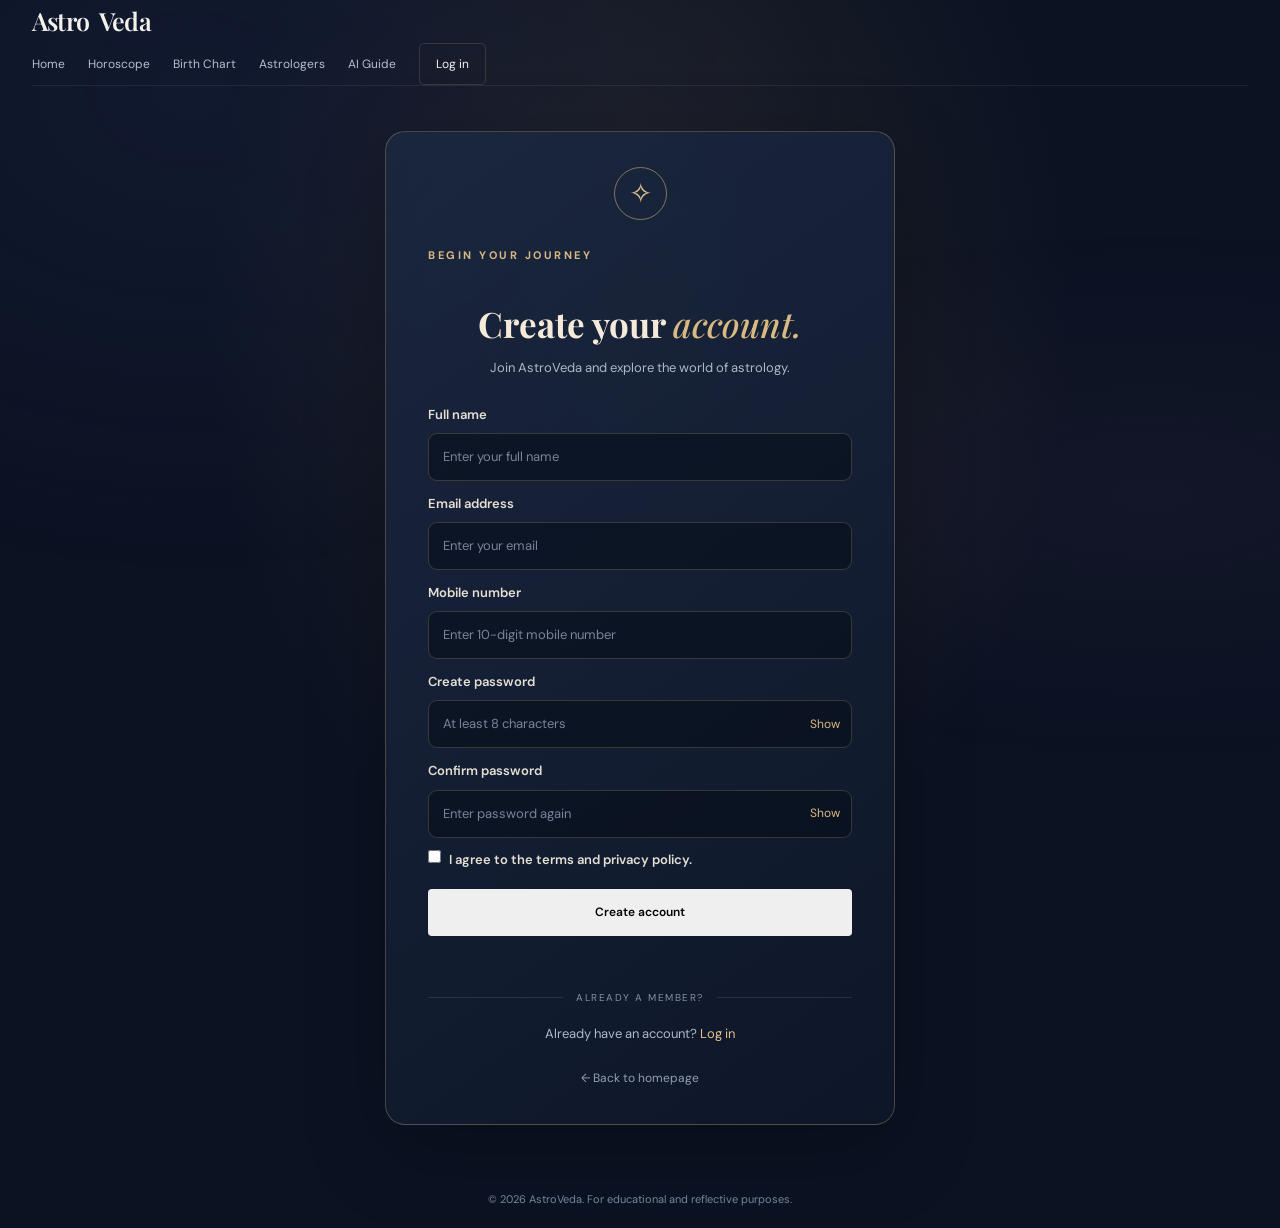
<file: signup.html>
<!DOCTYPE html>
<html lang="en">
<head>
  <meta charset="UTF-8">
  <meta name="viewport" content="width=device-width, initial-scale=1.0">
  <title>Create Account | AstroVeda</title>
  <link rel="preconnect" href="https://fonts.googleapis.com">
  <link rel="preconnect" href="https://fonts.gstatic.com" crossorigin>
  <link href="https://fonts.googleapis.com/css2?family=DM+Sans:wght@400;500;600;700&family=Playfair+Display:wght@500;600;700&display=swap" rel="stylesheet">
  <link rel="stylesheet" href="style.css">
  <link rel="stylesheet" href="responsive.css">
</head>
<body class="auth-page">

  <header class="site-header">
    <div class="header-inner">
      <a href="index.html" class="brand">Astro<span>Veda</span></a>
      <button class="menu-toggle" id="menuToggle" aria-label="Toggle navigation">☰</button>
      <nav class="primary-nav" id="primaryNav">
        <a href="index.html" class="nav-link">Home</a>
        <a href="horoscope.html" class="nav-link">Horoscope</a>
        <a href="birth-chart.html" class="nav-link">Birth Chart</a>
        <a href="astrologers.html" class="nav-link">Astrologers</a>
        <a href="ai-astrology.html" class="nav-link">AI Guide</a>
        <a href="login.html" class="nav-login">Log in</a>
      </nav>
    </div>
  </header>

  <main class="auth-main signup-main">
    <section class="auth-card signup-card">
      <div class="auth-symbol">✧</div>
      <p class="eyebrow">BEGIN YOUR JOURNEY</p>
      <h1>Create your <em>account.</em></h1>
      <p class="auth-subtitle">Join AstroVeda and explore the world of astrology.</p>

      <form id="signupForm" class="auth-form">
        <label for="signupName">Full name</label>
        <input type="text" id="signupName" placeholder="Enter your full name" autocomplete="name" required>

        <label for="signupEmail">Email address</label>
        <input type="email" id="signupEmail" placeholder="Enter your email" autocomplete="email" required>

        <label for="signupPhone">Mobile number</label>
        <input type="tel" id="signupPhone" placeholder="Enter 10-digit mobile number" autocomplete="tel" pattern="[0-9]{10}" maxlength="10" required>

        <label for="signupPassword">Create password</label>
        <div class="password-field">
          <input type="password" id="signupPassword" placeholder="At least 8 characters" autocomplete="new-password" minlength="8" required>
          <button type="button" class="password-toggle" data-target="signupPassword">Show</button>
        </div>

        <label for="confirmPassword">Confirm password</label>
        <div class="password-field">
          <input type="password" id="confirmPassword" placeholder="Enter password again" autocomplete="new-password" required>
          <button type="button" class="password-toggle" data-target="confirmPassword">Show</button>
        </div>

        <label class="terms-label">
          <input type="checkbox" id="acceptTerms" required>
          <span>I agree to the terms and privacy policy.</span>
        </label>

        <button type="submit" class="button auth-submit">Create account</button>
        <p class="auth-message" id="signupMessage" aria-live="polite"></p>
      </form>

      <div class="auth-divider"><span>ALREADY A MEMBER?</span></div>
      <p class="auth-switch">Already have an account? <a href="login.html">Log in</a></p>
      <a href="index.html" class="auth-back">← Back to homepage</a>
    </section>
  </main>

  <footer class="auth-footer">
    <p>© <span id="currentYear"></span> AstroVeda. For educational and reflective purposes.</p>
  </footer>

  <script src="main.js"></script>
  <script src="auth.js"></script>
</body>
</html>
</file>
<file: style.css>
/* =========================================
   ASTROVEDA — MAIN DESIGN SYSTEM
   ========================================= */

   :root {
    --bg: #090d1b;
    --bg-soft: #0e1426;
    --surface: #11192d;
    --surface-light: #172139;
    --gold: #d9b777;
    --gold-bright: #f1d8a1;
    --text: #f4f1eb;
    --muted: #a4aec2;
    --border: rgba(220, 194, 144, 0.17);
    --font-heading: "Playfair Display", Georgia, serif;
    --font-body: "DM Sans", Arial, sans-serif;
    --content-width: 1200px;
  }
  
  * {
    box-sizing: border-box;
    margin: 0;
    padding: 0;
  }
  
  html {
    scroll-behavior: smooth;
    scroll-padding-top: 100px;
  }
  
  body {
    background: var(--bg);
    color: var(--text);
    font-family: var(--font-body);
    font-size: 15px;
    line-height: 1.7;
    overflow-x: hidden;
  }
  
  body::before {
    content: "";
    position: fixed;
    inset: 0;
    z-index: -1;
    pointer-events: none;
    background:
      radial-gradient(ellipse at 15% 10%, rgba(44, 56, 102, .2), transparent 42%),
      radial-gradient(ellipse at 90% 55%, rgba(108, 75, 117, .08), transparent 38%);
  }
  
  a {
    color: inherit;
    text-decoration: none;
  }
  
  button,
  input,
  select {
    font: inherit;
  }
  
  button,
  a,
  input,
  select {
    -webkit-tap-highlight-color: transparent;
  }
  
  button:focus-visible,
  a:focus-visible,
  input:focus-visible,
  select:focus-visible {
    outline: 2px solid var(--gold-bright);
    outline-offset: 4px;
  }
  
  button {
    cursor: pointer;
  }
  
  ::selection {
    background: var(--gold);
    color: var(--bg);
  }
  
  .section-wrap {
    width: min(var(--content-width), calc(100% - 64px));
    margin-inline: auto;
  }
  
  /* ANNOUNCEMENT */
  
  .announcement {
    display: flex;
    align-items: center;
    justify-content: center;
    gap: 9px;
    min-height: 38px;
    padding: 7px 18px;
    background: #151b2e;
    color: #c6c9d5;
    font-size: 11px;
    letter-spacing: .25px;
    text-align: center;
  }
  
  .announcement-star {
    color: var(--gold);
  }
  
  .announcement a {
    color: var(--gold-bright);
    margin-left: 5px;
  }
  
  /* HEADER */
  
  .site-header {
    width: min(1360px, calc(100% - 64px));
    min-height: 82px;
    margin: auto;
    display: flex;
    align-items: center;
    justify-content: space-between;
    gap: 25px;
    border-bottom: 1px solid rgba(255, 255, 255, .07);
    position: relative;
    z-index: 10;
  }
  
  .brand {
    display: inline-flex;
    align-items: center;
    gap: 10px;
    flex-shrink: 0;
    font-family: var(--font-heading);
    font-size: 25px;
    font-weight: 600;
    letter-spacing: -.8px;
  }
  
  .brand-mark {
    display: grid;
    place-items: center;
    color: var(--gold);
    font-size: 32px;
  }
  
  .brand-gold {
    color: var(--gold);
  }
  
  .primary-nav {
    display: flex;
    align-items: center;
    gap: 23px;
  }
  
  .nav-link {
    color: #b5bdce;
    font-size: 12px;
    transition: color .25s ease;
  }
  
  .nav-link:hover,
  .nav-link.active {
    color: var(--gold-bright);
  }
  
  .nav-login {
    display: inline-flex;
    align-items: center;
    gap: 9px;
    padding: 10px 16px;
    border: 1px solid var(--border);
    border-radius: 5px;
    font-size: 12px;
    transition: background .25s, border-color .25s;
  }
  
  .nav-login:hover {
    background: var(--surface-light);
    border-color: var(--gold);
  }
  
  .nav-login span {
    color: var(--gold);
  }
  
  .menu-toggle {
    display: none;
    background: transparent;
    border: 1px solid var(--border);
    border-radius: 5px;
    padding: 9px;
    color: var(--text);
  }
  
  .menu-toggle span {
    display: block;
    width: 21px;
    height: 2px;
    background: var(--gold);
    margin: 4px 0;
  }
  
  /* HERO */
  
  .hero {
    min-height: 575px;
    display: grid;
    grid-template-columns: 1.05fr .95fr;
    align-items: center;
    gap: 25px;
    padding-block: 55px 48px;
  }
  
  .hero-copy {
    position: relative;
    z-index: 2;
  }
  
  .eyebrow,
  .section-kicker {
    color: var(--gold);
    font-size: 10px;
    font-weight: 700;
    letter-spacing: 2px;
  }
  
  .eyebrow {
    display: flex;
    align-items: center;
    gap: 12px;
    margin-bottom: 26px;
  }
  
  .eyebrow-line {
    display: inline-block;
    width: 31px;
    height: 1px;
    background: var(--gold);
  }
  
  .hero h1 {
    font-family: var(--font-heading);
    font-size: clamp(46px, 5.5vw, 75px);
    font-weight: 400;
    letter-spacing: -2.8px;
    line-height: 1.12;
  }
  
  .hero h1 span {
    color: var(--gold);
    font-style: italic;
  }
  
  .hero-description {
    max-width: 465px;
    margin-top: 22px;
    color: var(--muted);
    font-size: 14px;
    line-height: 1.9;
  }
  
  .hero-actions {
    display: flex;
    align-items: center;
    flex-wrap: wrap;
    gap: 12px;
    margin-top: 30px;
  }
  
  .button {
    display: inline-flex;
    align-items: center;
    justify-content: center;
    gap: 16px;
    min-height: 47px;
    padding: 12px 20px;
    border: 1px solid transparent;
    border-radius: 4px;
    font-size: 12px;
    font-weight: 600;
    transition: transform .25s, background .25s, border-color .25s;
  }
  
  .button:hover {
    transform: translateY(-2px);
  }
  
  .button-primary {
    background: var(--gold);
    color: #111525;
  }
  
  .button-primary:hover {
    background: var(--gold-bright);
  }
  
  .button-secondary {
    background: rgba(255, 255, 255, .025);
    border-color: rgba(255, 255, 255, .15);
    color: var(--text);
  }
  
  .button-secondary:hover {
    border-color: var(--gold);
  }
  
  .hero-proof {
    display: flex;
    align-items: center;
    gap: 13px;
    margin-top: 40px;
  }
  
  .proof-symbols {
    display: flex;
  }
  
  .proof-symbols span {
    width: 32px;
    height: 32px;
    display: grid;
    place-items: center;
    border: 1px solid var(--border);
    border-radius: 50%;
    background: var(--surface);
    color: var(--gold);
    margin-right: -5px;
    font-size: 15px;
  }
  
  .hero-proof strong {
    font-size: 11px;
    font-weight: 600;
  }
  
  .hero-proof p {
    color: var(--muted);
    font-size: 10px;
  }
  
  /* CELESTIAL HERO ART */
  
  .hero-art {
    position: relative;
    width: 100%;
    max-width: 500px;
    aspect-ratio: 1;
    justify-self: end;
    display: grid;
    place-items: center;
    isolation: isolate;
    background:
      radial-gradient(circle at 50% 50%, rgba(66, 75, 127, .19), transparent 55%),
      radial-gradient(circle at 50% 50%, rgba(211, 174, 112, .055), transparent 75%);
  }
  
  .hero-art::before,
  .hero-art::after {
    content: "";
    position: absolute;
    border-radius: 50%;
    background: var(--gold-bright);
    box-shadow: 0 0 9px 2px rgba(235, 207, 151, .28);
  }
  
  .hero-art::before {
    width: 2px;
    height: 2px;
    top: 12%;
    left: 20%;
  }
  
  .hero-art::after {
    width: 3px;
    height: 3px;
    right: 15%;
    top: 24%;
  }
  
  .orbit {
    position: absolute;
    border: 1px solid rgba(217, 183, 119, .13);
    border-radius: 50%;
  }
  
  .orbit-one {
    width: 90%;
    height: 90%;
  }
  
  .orbit-two {
    width: 75%;
    height: 75%;
  }
  
  .orbit-three {
    width: 108%;
    height: 43%;
    transform: rotate(-35deg);
    border-color: rgba(217, 183, 119, .12);
  }
  
  .zodiac-wheel {
    position: relative;
    width: 70%;
    aspect-ratio: 1;
    border: 1px solid rgba(222, 195, 142, .55);
    border-radius: 50%;
    background:
      repeating-conic-gradient(
        from 0deg,
        rgba(217, 183, 119, .09) 0deg 1deg,
        transparent 1deg 29deg,
        rgba(217, 183, 119, .09) 29deg 30deg
      );
    box-shadow:
      0 0 0 9px rgba(217, 183, 119, .025),
      0 0 0 19px rgba(217, 183, 119, .025),
      0 0 65px rgba(81, 79, 151, .16);
    animation: wheel-float 9s ease-in-out infinite;
  }
  
  .zodiac-wheel::before {
    content: "";
    position: absolute;
    inset: 8%;
    border: 1px solid rgba(222, 195, 142, .25);
    border-radius: 50%;
  }
  
  .wheel-inner {
    position: absolute;
    inset: 24%;
    display: flex;
    flex-direction: column;
    align-items: center;
    justify-content: center;
    border: 1px solid rgba(222, 195, 142, .4);
    border-radius: 50%;
    background: radial-gradient(circle, #1b213c, #10152b 75%);
    text-align: center;
  }
  
  .wheel-star {
    color: var(--gold);
    font-size: 18px;
  }
  
  .wheel-sun {
    color: var(--gold-bright);
    font-size: clamp(37px, 5vw, 61px);
    line-height: 1.35;
  }
  
  .wheel-caption {
    color: #c9b88f;
    font-size: 8px;
    letter-spacing: 2px;
    line-height: 1.8;
  }
  
  .zodiac-symbol {
    position: absolute;
    display: grid;
    place-items: center;
    width: 30px;
    height: 30px;
    color: var(--gold-bright);
    font-size: 23px;
    text-shadow: 0 0 14px rgba(217, 183, 119, .3);
  }
  
  .z1 { top: 5%; left: 46%; }
  .z2 { top: 12%; right: 22%; }
  .z3 { top: 28%; right: 6%; }
  .z4 { top: 46%; right: 3%; }
  .z5 { bottom: 23%; right: 11%; }
  .z6 { bottom: 8%; right: 25%; }
  .z7 { bottom: 5%; left: 45%; }
  .z8 { bottom: 12%; left: 22%; }
  .z9 { bottom: 27%; left: 7%; }
  .z10 { top: 45%; left: 3%; }
  .z11 { top: 27%; left: 8%; }
  .z12 { top: 12%; left: 22%; }
  
  .planet {
    position: absolute;
    border-radius: 50%;
    background: radial-gradient(circle at 30% 30%, #e5d6c2, #8b7898 48%, #373a61);
    box-shadow: 0 0 35px rgba(157, 133, 184, .17);
  }
  
  .planet-one {
    width: 24px;
    height: 24px;
    top: 17%;
    right: 16%;
  }
  
  .planet-two {
    width: 13px;
    height: 13px;
    bottom: 20%;
    left: 14%;
    background: radial-gradient(circle at 30% 30%, #ffe7b6, #c28f61 60%, #503b4e);
  }
  
  .planet-three {
    width: 8px;
    height: 8px;
    top: 34%;
    left: 17%;
    background: var(--gold);
  }
  
  .floating-note {
    position: absolute;
    z-index: 3;
    display: flex;
    align-items: center;
    gap: 11px;
    padding: 12px 15px;
    border: 1px solid rgba(217, 183, 119, .2);
    border-radius: 5px;
    background: rgba(16, 22, 42, .88);
    box-shadow: 0 12px 30px rgba(0, 0, 0, .15);
    backdrop-filter: blur(12px);
  }
  
  .note-top {
    top: 16%;
    left: -2%;
  }
  
  .note-bottom {
    bottom: 13%;
    right: -2%;
  }
  
  .note-icon {
    display: grid;
    place-items: center;
    width: 33px;
    height: 33px;
    border: 1px solid var(--border);
    border-radius: 50%;
    color: var(--gold);
    font-size: 17px;
  }
  
  .floating-note small,
  .floating-note strong {
    display: block;
  }
  
  .floating-note small {
    color: var(--muted);
    font-size: 8px;
    letter-spacing: .8px;
  }
  
  .floating-note strong {
    margin-top: 2px;
    font-size: 10px;
    font-weight: 500;
  }
  
  @keyframes wheel-float {
    0%, 100% { transform: translateY(0) rotate(-3deg); }
    50% { transform: translateY(-8px) rotate(0deg); }
  }
  
  /* BIRTH FORM */
  
  .birth-section {
    padding-block: 35px 105px;
  }
  
  .birth-card {
    display: grid;
    grid-template-columns: .88fr 1.12fr;
    gap: 55px;
    padding: clamp(25px, 5vw, 58px);
    border: 1px solid var(--border);
    border-radius: 9px;
    background:
      radial-gradient(ellipse at 10% 15%, rgba(63, 69, 115, .19), transparent 48%),
      linear-gradient(135deg, #11192b, #0c1222);
    box-shadow: 0 25px 75px rgba(0, 0, 0, .12);
  }
  
  .birth-intro {
    align-self: center;
  }
  
  .birth-intro h2,
  .section-heading h2,
  .insight-content h2 {
    margin-top: 13px;
    font-family: var(--font-heading);
    font-size: clamp(28px, 3.5vw, 42px);
    font-weight: 400;
    line-height: 1.25;
    letter-spacing: -.8px;
  }
  
  .birth-intro h2 em,
  .section-heading h2 em,
  .insight-content h2 em {
    color: var(--gold);
    font-weight: 400;
  }
  
  .birth-intro > p {
    max-width: 360px;
    margin-top: 16px;
    margin-bottom: 24px;
    color: var(--muted);
    font-size: 13px;
  }
  
  .birth-benefit {
    display: flex;
    align-items: center;
    gap: 11px;
    margin-top: 12px;
    color: #d0d5e1;
    font-size: 12px;
  }
  
  .birth-benefit span {
    color: var(--gold);
  }
  
  .birth-form {
    padding: 25px;
    border: 1px solid rgba(255, 255, 255, .08);
    border-radius: 7px;
    background: rgba(6, 11, 25, .4);
  }
  
  .form-heading {
    display: flex;
    gap: 14px;
    align-items: center;
    margin-bottom: 22px;
  }
  
  .form-number {
    display: grid;
    place-items: center;
    width: 36px;
    height: 36px;
    border: 1px solid var(--border);
    border-radius: 50%;
    color: var(--gold);
    font-size: 11px;
  }
  
  .form-heading h3 {
    font-size: 14px;
    font-weight: 600;
  }
  
  .form-heading p {
    margin-top: 2px;
    color: var(--muted);
    font-size: 10px;
  }
  
  .birth-form label {
    display: block;
    margin: 15px 0 7px;
    color: #dfe2eb;
    font-size: 11px;
    font-weight: 600;
  }
  
  .birth-form label span {
    color: var(--muted);
    font-weight: 400;
  }
  
  .birth-form input,
  .birth-form select {
    display: block;
    width: 100%;
    min-height: 43px;
    padding: 10px 12px;
    border: 1px solid rgba(255, 255, 255, .11);
    border-radius: 4px;
    outline: none;
    background: #11192a;
    color: var(--text);
    color-scheme: dark;
    font-size: 12px;
  }
  
  .birth-form input::placeholder {
    color: #778197;
  }
  
  .birth-form input:focus,
  .birth-form select:focus {
    border-color: var(--gold);
  }
  
  .form-row {
    display: grid;
    grid-template-columns: 1fr 1fr;
    gap: 13px;
  }
  
  .button-full {
    width: 100%;
    margin-top: 23px;
  }
  
  .form-disclaimer,
  .form-message {
    margin-top: 11px;
    color: var(--muted);
    font-size: 10px;
    line-height: 1.7;
  }
  
  .form-message {
    color: var(--gold-bright);
  }
  
  /* SECTION HEADINGS */
  
  .section-heading {
    display: flex;
    align-items: end;
    justify-content: space-between;
    gap: 20px;
  }
  
  .section-heading h2 {
    margin-top: 10px;
  }
  
  .section-description {
    max-width: 540px;
    margin-top: 15px;
    color: var(--muted);
    font-size: 13px;
    line-height: 1.9;
  }
  
  .text-link {
    flex-shrink: 0;
    margin-bottom: 7px;
    color: var(--gold-bright);
    font-size: 12px;
  }
  
  .text-link span {
    margin-left: 5px;
  }
  
  /* ZODIAC GRID */
  
  .zodiac-section {
    padding-bottom: 105px;
  }
  
  .zodiac-grid {
    display: grid;
    grid-template-columns: repeat(4, minmax(0, 1fr));
    gap: 13px;
    margin-top: 34px;
  }
  
  .zodiac-card {
    min-height: 142px;
    display: flex;
    flex-direction: column;
    align-items: center;
    justify-content: center;
    padding: 18px 8px;
    border: 1px solid rgba(255, 255, 255, .08);
    border-radius: 6px;
    background: linear-gradient(145deg, #121a2d, #0d1323);
    transition: transform .25s, border-color .25s, background .25s;
  }
  
  .zodiac-card:hover {
    transform: translateY(-4px);
    border-color: rgba(217, 183, 119, .55);
    background: #161e33;
  }
  
  .sign-icon {
    color: var(--gold);
    font-size: 31px;
    line-height: 1.5;
  }
  
  .zodiac-card strong {
    margin-top: 5px;
    font-size: 12px;
    font-weight: 600;
  }
  
  .zodiac-card small {
    margin-top: 3px;
    color: var(--muted);
    font-size: 9px;
  }
  
  /* SERVICES */
  
  .services-section {
    padding-block: 83px 90px;
    background: linear-gradient(180deg, #0d1324, #10182a 50%, #0d1324);
    border-block: 1px solid rgba(255, 255, 255, .045);
  }
  
  .services-grid {
    display: grid;
    grid-template-columns: repeat(4, minmax(0, 1fr));
    gap: 16px;
    margin-top: 35px;
  }
  
  .service-card {
    min-height: 255px;
    display: flex;
    flex-direction: column;
    align-items: flex-start;
    padding: 24px 20px;
    border: 1px solid rgba(255, 255, 255, .08);
    border-radius: 6px;
    background: rgba(9, 13, 27, .52);
    transition: transform .25s, border-color .25s, background .25s;
  }
  
  .service-card:hover {
    transform: translateY(-4px);
    border-color: rgba(217, 183, 119, .42);
    background: #141d31;
  }
  
  .service-icon {
    display: grid;
    place-items: center;
    width: 45px;
    height: 45px;
    border: 1px solid var(--border);
    border-radius: 50%;
    color: var(--gold);
    font-size: 23px;
  }
  
  .service-tag {
    margin-top: 23px;
    color: var(--gold);
    font-size: 8px;
    font-weight: 700;
    letter-spacing: 1.2px;
  }
  
  .service-card h3 {
    margin-top: 8px;
    font-family: var(--font-heading);
    font-size: 20px;
    font-weight: 500;
  }
  
  .service-card p {
    margin-top: 10px;
    color: var(--muted);
    font-size: 11px;
    line-height: 1.9;
  }
  
  .service-link {
    margin-top: auto;
    padding-top: 20px;
    color: var(--gold-bright);
    font-size: 10px;
    font-weight: 600;
  }
  
  /* INSIGHT */
  
  .insight-section {
    padding-block: 90px;
  }
  
  .insight-card {
    position: relative;
    display: flex;
    align-items: center;
    justify-content: space-between;
    gap: 30px;
    min-height: 300px;
    padding: clamp(28px, 5vw, 60px);
    overflow: hidden;
    border: 1px solid var(--border);
    border-radius: 8px;
    background:
      radial-gradient(ellipse at 85% 50%, rgba(90, 83, 142, .24), transparent 43%),
      linear-gradient(115deg, #141b31, #0d1324);
  }
  
  .insight-content {
    position: relative;
    z-index: 2;
    max-width: 550px;
  }
  
  .insight-content h2 {
    font-size: clamp(29px, 3.6vw, 43px);
  }
  
  .insight-content p {
    max-width: 470px;
    margin-top: 15px;
    color: var(--muted);
    font-size: 12px;
    line-height: 1.9;
  }
  
  .insight-content .button {
    margin-top: 22px;
  }
  
  .insight-decoration {
    position: absolute;
    right: 10%;
    top: -45px;
    color: rgba(217, 183, 119, .065);
    font-size: 290px;
    line-height: 1;
  }
  
  .insight-orbit {
    position: absolute;
    width: 230px;
    height: 230px;
    right: 9%;
    top: 50%;
    transform: translateY(-50%);
    border: 1px solid rgba(217, 183, 119, .16);
    border-radius: 50%;
  }
  
  .insight-orbit::before,
  .insight-orbit::after {
    content: "";
    position: absolute;
    inset: 20px;
    border: 1px solid rgba(217, 183, 119, .14);
    border-radius: 50%;
  }
  
  .insight-orbit::after {
    inset: -22px 48px;
    transform: rotate(45deg);
  }
  
  .insight-orbit span {
    position: absolute;
    color: var(--gold);
    font-size: 21px;
  }
  
  .insight-orbit span:nth-child(1) {
    top: 16px;
    left: 48%;
  }
  
  .insight-orbit span:nth-child(2) {
    top: 42%;
    left: 43%;
    font-size: 63px;
  }
  
  .insight-orbit span:nth-child(3) {
    bottom: 20px;
    right: 24px;
  }
  
  /* FOOTER */
  
  .site-footer {
    padding-top: 55px;
    border-top: 1px solid rgba(255, 255, 255, .08);
    background: #070b16;
  }
  
  .footer-inner {
    display: grid;
    grid-template-columns: 1.6fr 1fr 1fr 1fr;
    gap: 35px;
    padding-bottom: 45px;
  }
  
  .footer-brand p {
    margin-top: 14px;
    color: var(--muted);
    font-size: 11px;
    line-height: 2;
  }
  
  .footer-column {
    display: flex;
    flex-direction: column;
    align-items: flex-start;
    gap: 10px;
  }
  
  .footer-column h4 {
    margin-bottom: 5px;
    color: var(--text);
    font-size: 11px;
    font-weight: 600;
  }
  
  .footer-column a {
    color: var(--muted);
    font-size: 11px;
    transition: color .2s;
  }
  
  .footer-column a:hover {
    color: var(--gold-bright);
  }
  
  .footer-bottom {
    display: flex;
    justify-content: space-between;
    gap: 20px;
    padding-block: 20px;
    border-top: 1px solid rgba(255, 255, 255, .07);
    color: #7e899e;
    font-size: 10px;
  }
  
  /* ACCESSIBILITY AND REDUCED MOTION */
  
  @media (prefers-reduced-motion: reduce) {
    *,
    *::before,
    *::after {
      scroll-behavior: auto !important;
      animation-duration: .01ms !important;
      animation-iteration-count: 1 !important;
      transition-duration: .01ms !important;
    }
  }
  
/* =========================================
   ASTROVEDA — HOROSCOPE PAGE
   ========================================= */

.horoscope-hero {
    position: relative;
    overflow: hidden;
    border-bottom: 1px solid rgba(255, 255, 255, .06);
    background:
      radial-gradient(ellipse at 78% 45%, rgba(82, 76, 135, .2), transparent 40%),
      linear-gradient(110deg, #0c1222, #11172b 60%, #0a1020);
  }
  
  .horoscope-hero-inner {
    width: min(1200px, calc(100% - 64px));
    min-height: 365px;
    margin: auto;
    display: grid;
    grid-template-columns: 1.2fr .8fr;
    align-items: center;
    gap: 30px;
  }
  
  .horoscope-hero-copy {
    padding-block: 60px;
  }
  
  .horoscope-hero-copy h1 {
    margin-top: 16px;
    font-family: var(--font-heading);
    font-size: clamp(39px, 5vw, 62px);
    font-weight: 400;
    line-height: 1.18;
    letter-spacing: -1.7px;
  }
  
  .horoscope-hero-copy h1 em {
    color: var(--gold);
    font-weight: 400;
  }
  
  .horoscope-hero-copy > p {
    max-width: 500px;
    margin-top: 17px;
    color: var(--muted);
    font-size: 13px;
    line-height: 1.9;
  }
  
  .horoscope-hero-actions {
    display: flex;
    flex-wrap: wrap;
    gap: 12px;
    margin-top: 26px;
  }
  
  .horoscope-hero-art {
    position: relative;
    display: grid;
    place-items: center;
    width: 100%;
    max-width: 340px;
    aspect-ratio: 1;
    justify-self: center;
    border-radius: 50%;
    background: radial-gradient(circle, rgba(181, 143, 105, .12), transparent 65%);
  }
  
  .horoscope-big-orbit,
  .horoscope-small-orbit {
    position: absolute;
    border: 1px solid rgba(217, 183, 119, .3);
    border-radius: 50%;
  }
  
  .horoscope-big-orbit {
    width: 85%;
    height: 85%;
    box-shadow: 0 0 55px rgba(107, 94, 160, .1);
  }
  
  .horoscope-small-orbit {
    width: 61%;
    height: 61%;
    border-color: rgba(217, 183, 119, .2);
  }
  
  .horoscope-moon {
    display: grid;
    place-items: center;
    width: 43%;
    height: 43%;
    border-radius: 50%;
    background: radial-gradient(circle at 35% 30%, #f6e5c0, #c5a46e 48%, #51445e 100%);
    box-shadow: 0 0 60px rgba(210, 181, 135, .2);
    color: #252039;
    font-size: 100px;
    line-height: 1;
  }
  
  .horoscope-hero-star {
    position: absolute;
    color: var(--gold-bright);
  }
  
  .star-a {
    top: 13%;
    left: 25%;
    font-size: 23px;
  }
  
  .star-b {
    top: 26%;
    right: 13%;
    font-size: 30px;
  }
  
  .star-c {
    bottom: 16%;
    left: 21%;
    font-size: 19px;
  }
  
  .horoscope-hero-label {
    position: absolute;
    right: -2%;
    bottom: 14%;
    display: flex;
    align-items: center;
    gap: 10px;
    padding: 12px 16px;
    border: 1px solid var(--border);
    border-radius: 5px;
    background: rgba(12, 18, 34, .9);
    backdrop-filter: blur(10px);
  }
  
  .horoscope-hero-label > span {
    color: var(--gold);
    font-size: 25px;
  }
  
  .horoscope-hero-label small {
    color: #d9d9e1;
    font-size: 8px;
    letter-spacing: 1.2px;
    line-height: 1.7;
  }
  
  /* SIGN PICKER */
  
  .horoscope-picker {
    padding-block: 70px 65px;
  }
  
  .picker-note {
    color: var(--muted);
    font-size: 11px;
  }
  
  .horoscope-sign-grid {
    display: grid;
    grid-template-columns: repeat(6, minmax(0, 1fr));
    gap: 12px;
    margin-top: 32px;
  }
  
  .horoscope-sign {
    display: flex;
    flex-direction: column;
    align-items: center;
    justify-content: center;
    min-height: 125px;
    padding: 15px 5px;
    border: 1px solid rgba(255, 255, 255, .08);
    border-radius: 5px;
    background: linear-gradient(145deg, #131b2f, #0d1323);
    color: var(--text);
    transition: transform .2s, border-color .2s, background .2s;
  }
  
  .horoscope-sign:hover {
    transform: translateY(-3px);
    border-color: rgba(217, 183, 119, .45);
  }
  
  .horoscope-sign.selected {
    border-color: var(--gold);
    background: linear-gradient(145deg, #25273a, #151b2c);
    box-shadow: inset 0 0 25px rgba(217, 183, 119, .05);
  }
  
  .horoscope-sign > span {
    color: var(--gold);
    font-size: 30px;
    line-height: 1.4;
  }
  
  .horoscope-sign strong {
    margin-top: 4px;
    font-size: 12px;
    font-weight: 600;
  }
  
  .horoscope-sign small {
    margin-top: 3px;
    color: var(--muted);
    font-size: 9px;
  }
  
  /* FORECAST PANEL */
  
  .forecast-section {
    padding-block: 15px 85px;
  }
  
  .forecast-topline {
    display: flex;
    align-items: center;
    justify-content: space-between;
    gap: 20px;
    padding-bottom: 27px;
    border-bottom: 1px solid rgba(255, 255, 255, .08);
  }
  
  .forecast-title-row {
    display: flex;
    align-items: center;
    gap: 17px;
    margin-top: 12px;
  }
  
  .forecast-symbol {
    display: grid;
    place-items: center;
    width: 66px;
    height: 66px;
    border: 1px solid var(--border);
    border-radius: 50%;
    background: var(--surface);
    color: var(--gold);
    font-size: 39px;
  }
  
  .forecast-title-row h2 {
    font-family: var(--font-heading);
    font-size: 33px;
    font-weight: 400;
  }
  
  .forecast-title-row p {
    margin-top: 1px;
    color: var(--muted);
    font-size: 11px;
  }
  
  .forecast-date {
    text-align: right;
  }
  
  .forecast-date strong {
    display: block;
    margin-top: 7px;
    color: #d7dbe6;
    font-size: 12px;
    font-weight: 500;
  }
  
  .forecast-tabs {
    display: flex;
    gap: 7px;
    margin-top: 27px;
    padding-bottom: 16px;
  }
  
  .forecast-tab {
    min-width: 95px;
    padding: 10px 20px;
    border: 1px solid rgba(255, 255, 255, .09);
    border-radius: 4px;
    background: transparent;
    color: var(--muted);
    font-size: 11px;
    transition: background .2s, color .2s, border-color .2s;
  }
  
  .forecast-tab:hover {
    border-color: var(--gold);
    color: var(--text);
  }
  
  .forecast-tab.active {
    border-color: var(--gold);
    background: var(--gold);
    color: #101525;
    font-weight: 700;
  }
  
  .forecast-main-card {
    position: relative;
    display: flex;
    align-items: center;
    justify-content: space-between;
    gap: 25px;
    min-height: 260px;
    padding: 35px 40px;
    overflow: hidden;
    border: 1px solid var(--border);
    border-radius: 7px;
    background:
      radial-gradient(ellipse at 90% 50%, rgba(100, 81, 148, .2), transparent 42%),
      linear-gradient(120deg, #141c31, #0c1222);
  }
  
  .forecast-main-copy {
    position: relative;
    z-index: 2;
    max-width: 620px;
  }
  
  .forecast-label {
    color: var(--gold);
    font-size: 9px;
    font-weight: 700;
    letter-spacing: 1.5px;
  }
  
  .forecast-main-copy h3 {
    margin-top: 15px;
    font-family: var(--font-heading);
    font-size: clamp(26px, 3vw, 37px);
    font-weight: 400;
    line-height: 1.35;
  }
  
  .forecast-main-copy > p {
    margin-top: 13px;
    color: var(--muted);
    font-size: 12px;
    line-height: 1.9;
  }
  
  .forecast-meta {
    display: flex;
    flex-wrap: wrap;
    gap: 18px;
    margin-top: 23px;
    color: #d8c59e;
    font-size: 10px;
  }
  
  .forecast-moon-art {
    position: relative;
    flex: 0 0 170px;
    height: 170px;
    display: grid;
    place-items: center;
  }
  
  .forecast-moon-ring {
    position: absolute;
    width: 145px;
    height: 145px;
    border: 1px solid rgba(217, 183, 119, .3);
    border-radius: 50%;
    box-shadow: 0 0 45px rgba(126, 99, 171, .12);
  }
  
  .forecast-moon-symbol {
    color: var(--gold-bright);
    font-size: 100px;
    line-height: 1;
    text-shadow: 0 0 35px rgba(217, 183, 119, .15);
  }
  
  .moon-star {
    position: absolute;
    color: var(--gold);
    font-size: 18px;
  }
  
  .moon-star-one { top: 0; right: 30px; }
  .moon-star-two { left: 0; top: 50px; }
  .moon-star-three { right: 4px; bottom: 18px; }
  
  /* INSIGHT CARDS */
  
  .forecast-insights {
    display: grid;
    grid-template-columns: repeat(3, minmax(0, 1fr));
    gap: 15px;
    margin-top: 20px;
  }
  
  .forecast-insight-card {
    min-height: 210px;
    padding: 23px;
    border: 1px solid rgba(255, 255, 255, .08);
    border-radius: 5px;
    background: #10182a;
  }
  
  .insight-icon {
    display: grid;
    place-items: center;
    width: 37px;
    height: 37px;
    margin-bottom: 17px;
    border: 1px solid var(--border);
    border-radius: 50%;
    color: var(--gold);
    font-size: 20px;
  }
  
  .forecast-insight-card h3 {
    margin-top: 7px;
    font-family: var(--font-heading);
    font-size: 22px;
    font-weight: 400;
  }
  
  .forecast-insight-card p {
    margin-top: 9px;
    color: var(--muted);
    font-size: 11px;
    line-height: 1.9;
  }
  
  .forecast-disclaimer {
    margin-top: 16px;
    color: #7f899e;
    font-size: 10px;
    line-height: 1.8;
  }
  
  /* VEDIC AND MODERN ASTROLOGY STRIP */
  
  .horoscope-approach {
    padding-block: 65px;
    border-block: 1px solid rgba(255, 255, 255, .06);
    background:
      radial-gradient(ellipse at 90% 50%, rgba(80, 68, 123, .15), transparent 45%),
      #0e1425;
  }
  
  .approach-inner {
    display: flex;
    align-items: center;
    justify-content: space-between;
    gap: 35px;
  }
  
  .approach-inner > div:first-child {
    max-width: 650px;
  }
  
  .approach-inner h2 {
    margin-top: 10px;
    font-family: var(--font-heading);
    font-size: clamp(29px, 3.4vw, 42px);
    font-weight: 400;
  }
  
  .approach-inner h2 em {
    color: var(--gold);
  }
  
  .approach-inner p {
    max-width: 620px;
    margin-top: 12px;
    color: var(--muted);
    font-size: 12px;
    line-height: 1.9;
  }
  
  .approach-actions {
    display: flex;
    flex-direction: column;
    align-items: flex-start;
    gap: 15px;
    flex-shrink: 0;
  }
  
/* ================================
   ASTROVEDA BIRTH CHART PAGE
================================ */

.chart-hero {
    position: relative;
    overflow: hidden;
    display: flex;
    align-items: center;
    justify-content: space-between;
    gap: 50px;
    min-height: 430px;
    padding: 76px max(7%, calc((100% - 1180px) / 2));
    background:
      radial-gradient(ellipse at 78% 45%, rgba(192, 155, 91, 0.12), transparent 38%),
      linear-gradient(120deg, #080e20, #10182e 65%, #0b1224);
    color: #f8f4eb;
  }
  
  .chart-hero-content {
    position: relative;
    z-index: 2;
    max-width: 610px;
  }
  
  .eyebrow {
    display: inline-block;
    color: #c8a76a;
    font-size: 0.72rem;
    font-weight: 700;
    letter-spacing: 2.5px;
    text-transform: uppercase;
  }
  
  .chart-hero h1 {
    margin: 22px 0 18px;
    font-family: "Playfair Display", serif;
    font-size: clamp(2.6rem, 5vw, 4.3rem);
    font-weight: 500;
    line-height: 1.12;
  }
  
  .chart-hero h1 em {
    color: #d7b779;
    font-weight: 400;
  }
  
  .chart-hero-content > p {
    max-width: 530px;
    color: #c2c8d6;
    font-size: 1rem;
    line-height: 1.9;
  }
  
  .chart-hero-note {
    display: flex;
    align-items: center;
    gap: 10px;
    margin-top: 26px;
    color: #d5c6a7;
    font-size: 0.85rem;
  }
  
  .chart-hero-note span {
    color: #d7b779;
    font-size: 1.3rem;
  }
  
  /* Decorative orbit artwork */
  
  .chart-orbit {
    position: relative;
    display: grid;
    flex: 0 0 340px;
    place-items: center;
    width: 340px;
    height: 340px;
  }
  
  .orbit {
    position: absolute;
    border: 1px solid rgba(213, 183, 121, 0.3);
    border-radius: 50%;
  }
  
  .orbit-one {
    width: 130px;
    height: 130px;
  }
  
  .orbit-two {
    width: 220px;
    height: 220px;
  }
  
  .orbit-three {
    width: 310px;
    height: 310px;
    border-style: dashed;
    animation: chartOrbitSpin 45s linear infinite;
  }
  
  .orbit-center {
    display: grid;
    place-items: center;
    width: 76px;
    height: 76px;
    border: 1px solid rgba(215, 183, 121, 0.65);
    border-radius: 50%;
    color: #e6c98c;
    background: radial-gradient(circle, #24304b, #111a30);
    box-shadow: 0 0 55px rgba(215, 183, 121, 0.13);
    font-size: 2.5rem;
  }
  
  .orbit-star {
    position: absolute;
    color: #e4c37f;
  }
  
  .star-one { top: 30px; left: 150px; font-size: 1.3rem; }
  .star-two { top: 118px; right: 18px; font-size: 1.7rem; }
  .star-three { bottom: 47px; left: 65px; font-size: 1rem; }
  .star-four { top: 160px; left: 8px; font-size: 1.2rem; }
  
  .orbit-label {
    position: absolute;
    bottom: -12px;
    color: #aeb7c9;
    font-size: 0.62rem;
    letter-spacing: 3px;
  }
  
  @keyframes chartOrbitSpin {
    to { transform: rotate(360deg); }
  }
  
  /* Main chart workspace */
  
  .chart-workspace {
    padding-top: 82px;
    padding-bottom: 90px;
  }
  
  .chart-intro {
    max-width: 650px;
    margin: 0 auto 42px;
    text-align: center;
  }
  
  .chart-intro h2,
  .chart-meaning-heading h2 {
    margin: 14px 0;
    color: #f4eee2;
    font-family: "Playfair Display", serif;
    font-size: clamp(2rem, 4vw, 2.8rem);
    font-weight: 500;
  }
  
  .chart-intro > p,
  .chart-meaning-heading > p {
    color: #aeb7c9;
    line-height: 1.8;
  }
  
  .chart-layout {
    display: grid;
    grid-template-columns: minmax(0, 0.9fr) minmax(0, 1.1fr);
    gap: 28px;
    align-items: start;
  }
  
  .chart-form,
  .chart-preview-panel {
    min-width: 0;
    padding: 30px;
    border: 1px solid rgba(215, 183, 121, 0.17);
    border-radius: 20px;
    background: linear-gradient(145deg, rgba(22, 32, 55, 0.96), rgba(12, 20, 38, 0.98));
    box-shadow: 0 20px 65px rgba(0, 0, 0, 0.12);
  }
  
  .form-heading {
    display: flex;
    align-items: center;
    gap: 14px;
    padding-bottom: 24px;
    margin-bottom: 24px;
    border-bottom: 1px solid rgba(255, 255, 255, 0.08);
  }
  
  .form-icon {
    display: grid;
    flex: 0 0 46px;
    place-items: center;
    width: 46px;
    height: 46px;
    border: 1px solid rgba(215, 183, 121, 0.3);
    border-radius: 14px;
    color: #d7b779;
    font-size: 1.6rem;
  }
  
  .form-heading h3,
  .kundli-heading h3 {
    margin: 0 0 5px;
    color: #f4eee2;
    font-family: "Playfair Display", serif;
    font-size: 1.35rem;
    font-weight: 500;
  }
  
  .form-heading p {
    margin: 0;
    color: #9ca8bd;
    font-size: 0.8rem;
  }
  
  .chart-field {
    display: flex;
    flex-direction: column;
    gap: 9px;
    margin-bottom: 22px;
  }
  
  .chart-field label {
    color: #e7e5e0;
    font-size: 0.88rem;
    font-weight: 600;
  }
  
  .chart-field label span {
    color: #9ca8bd;
    font-size: 0.78rem;
    font-weight: 400;
  }
  
  .chart-field input,
  .chart-field select {
    box-sizing: border-box;
    width: 100%;
    min-height: 49px;
    padding: 12px 14px;
    border: 1px solid rgba(207, 216, 232, 0.15);
    border-radius: 10px;
    outline: none;
    background: #0b1428;
    color: #f5f1e8;
    font: inherit;
    color-scheme: dark;
    transition: border-color 0.2s, box-shadow 0.2s;
  }
  
  .chart-field input:focus,
  .chart-field select:focus {
    border-color: #c8a76a;
    box-shadow: 0 0 0 3px rgba(200, 167, 106, 0.12);
  }
  
  .chart-field input::placeholder {
    color: #78859c;
  }
  
  .chart-field small {
    color: #8996ac;
    font-size: 0.76rem;
    line-height: 1.6;
  }
  
  .chart-submit {
    display: flex;
    align-items: center;
    justify-content: center;
    gap: 12px;
    width: 100%;
    min-height: 52px;
    border: 0;
    cursor: pointer;
    font: inherit;
    font-weight: 700;
  }
  
  .chart-submit span {
    font-size: 1.2rem;
    transition: transform 0.2s;
  }
  
  .chart-submit:hover span {
    transform: translate(3px, -3px);
  }
  
  .chart-privacy {
    display: flex;
    align-items: center;
    justify-content: center;
    gap: 8px;
    margin: 18px 0 0;
    color: #8f9bb0;
    font-size: 0.76rem;
    line-height: 1.6;
    text-align: center;
  }
  
  .chart-privacy span {
    color: #d7b779;
  }
  
  .chart-form-message {
    margin: 14px 0 0;
    color: #e9bd91;
    font-size: 0.86rem;
    line-height: 1.6;
  }
  
  /* Chart preview panel */
  
  .preview-topline {
    display: flex;
    flex-wrap: wrap;
    align-items: center;
    justify-content: space-between;
    gap: 12px;
  }
  
  .preview-status {
    display: flex;
    align-items: center;
    gap: 7px;
    color: #b9c6d9;
    font-size: 0.65rem;
    letter-spacing: 1.3px;
  }
  
  .preview-status span {
    width: 7px;
    height: 7px;
    border-radius: 50%;
    background: #d7b779;
    box-shadow: 0 0 10px rgba(215, 183, 121, 0.5);
  }
  
  .kundli-frame {
    margin-top: 24px;
    padding: 22px 16px 16px;
    border: 1px solid rgba(215, 183, 121, 0.25);
    border-radius: 14px;
    background:
      radial-gradient(ellipse at center, rgba(215, 183, 121, 0.06), transparent 70%),
      #0a1225;
  }
  
  .kundli-heading {
    display: flex;
    align-items: center;
    justify-content: space-between;
    gap: 10px;
    text-align: center;
  }
  
  .kundli-heading > span {
    color: #c8a76a;
    font-size: 1.3rem;
  }
  
  .kundli-heading h3 {
    font-size: 1.25rem;
  }
  
  .kundli-heading p {
    margin: 0;
    color: #9ca8bd;
    font-size: 0.78rem;
  }
  
  .kundli-diagram {
    width: min(100%, 330px);
    margin: 22px auto 0;
  }
  
  .kundli-diagram svg {
    display: block;
    width: 100%;
    height: auto;
  }
  
  .kundli-outer {
    fill: rgba(20, 30, 51, 0.65);
    stroke: #c8a76a;
    stroke-width: 1.2;
  }
  
  .kundli-line {
    fill: none;
    stroke: rgba(215, 183, 121, 0.85);
    stroke-width: 1.1;
  }
  
  .kundli-line-soft {
    stroke: rgba(215, 183, 121, 0.42);
    stroke-width: 0.9;
  }
  
  .kundli-house {
    fill: #d5c6a7;
    font-family: "DM Sans", sans-serif;
    font-size: 10px;
    text-anchor: middle;
  }
  
  .kundli-center {
    fill: #e1bf79;
    font-family: serif;
    font-size: 31px;
    text-anchor: middle;
  }
  
  .kundli-center-small {
    fill: #aeb7c9;
    font-family: "DM Sans", sans-serif;
    font-size: 7px;
    letter-spacing: 1.5px;
    text-anchor: middle;
  }
  
  .kundli-caption {
    margin: 14px 0 0;
    color: #8f9bb0;
    font-size: 0.73rem;
    text-align: center;
  }
  
  .preview-details {
    display: grid;
    grid-template-columns: repeat(2, minmax(0, 1fr));
    gap: 12px;
    margin-top: 22px;
  }
  
  .preview-detail {
    min-width: 0;
    padding: 14px;
    border: 1px solid rgba(255, 255, 255, 0.07);
    border-radius: 10px;
    background: rgba(255, 255, 255, 0.025);
  }
  
  .preview-detail > span {
    display: block;
    margin-bottom: 7px;
    color: #9ca8bd;
    font-size: 0.64rem;
    letter-spacing: 1.3px;
  }
  
  .preview-detail strong {
    display: block;
    overflow-wrap: anywhere;
    color: #eee7d9;
    font-size: 0.88rem;
    font-weight: 500;
  }
  
  .chart-result {
    padding: 22px 0 0;
    margin-top: 22px;
    border-top: 1px solid rgba(255, 255, 255, 0.09);
  }
  
  .chart-result h3 {
    margin: 10px 0;
    color: #f4eee2;
    font-family: "Playfair Display", serif;
    font-size: 1.5rem;
    font-weight: 500;
  }
  
  .chart-result > p {
    color: #b7c1d1;
    font-size: 0.9rem;
    line-height: 1.8;
  }
  
  .chart-result .demo-disclaimer {
    padding: 12px;
    border-left: 2px solid #c8a76a;
    background: rgba(200, 167, 106, 0.06);
    color: #d4c6a8;
    font-size: 0.78rem;
  }
  
  .preview-bottom-note {
    display: flex;
    align-items: flex-start;
    gap: 12px;
    margin-top: 22px;
    padding-top: 18px;
    border-top: 1px solid rgba(255, 255, 255, 0.08);
  }
  
  .preview-bottom-note span {
    color: #d7b779;
  }
  
  .preview-bottom-note p {
    margin: 0;
    color: #aeb7c9;
    font-size: 0.8rem;
    line-height: 1.7;
  }
  
  /* Meaning section */
  
  .chart-meaning-section {
    padding: 78px 0;
    border-top: 1px solid rgba(215, 183, 121, 0.1);
    background: linear-gradient(180deg, #0c1427, #080e1d);
  }
  
  .chart-meaning-heading {
    max-width: 720px;
    margin: 0 auto 35px;
    text-align: center;
  }
  
  .chart-meaning-grid {
    display: grid;
    grid-template-columns: repeat(3, minmax(0, 1fr));
    gap: 20px;
  }
  
  .meaning-card {
    padding: 28px;
    border: 1px solid rgba(215, 183, 121, 0.16);
    border-radius: 16px;
    background: rgba(255, 255, 255, 0.025);
    transition: transform 0.25s, border-color 0.25s;
  }
  
  .meaning-card:hover {
    transform: translateY(-5px);
    border-color: rgba(215, 183, 121, 0.45);
  }
  
  .meaning-symbol {
    display: inline-block;
    margin-bottom: 18px;
    color: #d7b779;
    font-family: serif;
    font-size: 2.2rem;
  }
  
  .meaning-card h3 {
    margin: 0 0 10px;
    color: #f4eee2;
    font-family: "Playfair Display", serif;
    font-size: 1.35rem;
    font-weight: 500;
  }
  
  .meaning-card p {
    margin: 0;
    color: #aeb7c9;
    font-size: 0.9rem;
    line-height: 1.8;
  }
  
  .astrology-note {
    max-width: 780px;
    margin: 28px auto 0;
    color: #8f9bb0;
    font-size: 0.78rem;
    line-height: 1.8;
    text-align: center;
  }
  
/* =====================================
   ASTROVEDA COMPATIBILITY PAGE
===================================== */

.compat-hero {
    display: flex;
    align-items: center;
    justify-content: space-between;
    gap: 40px;
    min-height: 430px;
    overflow: hidden;
    padding: 70px max(7%, calc((100% - 1180px) / 2));
    color: #f8f4eb;
    background:
      radial-gradient(ellipse at 75% 48%, rgba(190, 146, 91, 0.13), transparent 38%),
      linear-gradient(120deg, #080e20, #11192e 60%, #0b1224);
  }
  
  .compat-hero-content {
    position: relative;
    z-index: 2;
    max-width: 600px;
  }
  
  .compat-hero h1 {
    margin: 20px 0;
    font-family: "Playfair Display", serif;
    font-size: clamp(2.6rem, 5vw, 4.2rem);
    font-weight: 500;
    line-height: 1.13;
  }
  
  .compat-hero h1 em {
    color: #d7b779;
    font-weight: 400;
  }
  
  .compat-hero-content > p {
    max-width: 500px;
    color: #b9c3d5;
    font-size: 0.98rem;
    line-height: 1.9;
  }
  
  .compat-hero-button {
    display: inline-flex;
    align-items: center;
    gap: 12px;
    margin-top: 20px;
  }
  
  .compat-hero-button span {
    font-size: 1.1rem;
  }
  
  .compat-hero-footnote {
    margin-top: 24px;
    color: #b6aa91;
    font-size: 0.8rem;
  }
  
  /* Decorative relationship artwork */
  
  .compat-cosmic-art {
    position: relative;
    display: grid;
    flex: 0 0 340px;
    place-items: center;
    width: 340px;
    height: 340px;
  }
  
  .compat-ring {
    position: absolute;
    border: 1px solid rgba(215, 183, 121, 0.25);
    border-radius: 50%;
  }
  
  .ring-outer {
    width: 310px;
    height: 310px;
    border-style: dashed;
    animation: compatRotate 55s linear infinite;
  }
  
  .ring-middle {
    width: 245px;
    height: 245px;
  }
  
  .ring-inner {
    width: 175px;
    height: 175px;
  }
  
  .compat-person {
    position: absolute;
    display: grid;
    place-items: center;
    width: 78px;
    height: 78px;
    border: 1px solid rgba(215, 183, 121, 0.65);
    border-radius: 50%;
    background: linear-gradient(145deg, #26314c, #111a30);
    box-shadow: 0 0 35px rgba(215, 183, 121, 0.1);
    color: #e4c37f;
    font-family: serif;
    font-size: 2.4rem;
  }
  
  .person-one {
    top: 75px;
    left: 52px;
  }
  
  .person-two {
    right: 52px;
    bottom: 75px;
  }
  
  .compat-connection {
    position: relative;
    z-index: 2;
    display: grid;
    place-items: center;
    width: 58px;
    height: 58px;
    border: 1px solid rgba(215, 183, 121, 0.45);
    border-radius: 50%;
    background: #111a30;
    color: #e7c88b;
    font-size: 1.9rem;
    box-shadow: 0 0 30px rgba(215, 183, 121, 0.13);
  }
  
  .compat-art-star {
    position: absolute;
    color: #e4c37f;
  }
  
  .art-star-one { top: 34px; left: 162px; font-size: 1.3rem; }
  .art-star-two { top: 124px; right: 9px; font-size: 1.5rem; }
  .art-star-three { bottom: 30px; left: 95px; font-size: 1rem; }
  .art-star-four { top: 176px; left: 13px; font-size: 1.2rem; }
  
  .compat-art-caption {
    position: absolute;
    bottom: -9px;
    color: #aeb7c9;
    font-size: 0.62rem;
    letter-spacing: 3px;
  }
  
  @keyframes compatRotate {
    to { transform: rotate(360deg); }
  }
  
  /* Form workspace */
  
  .compat-workspace {
    padding-top: 82px;
    padding-bottom: 90px;
    scroll-margin-top: 30px;
  }
  
  .compat-section-heading {
    max-width: 720px;
    margin: 0 auto 42px;
    text-align: center;
  }
  
  .compat-section-heading h2 {
    margin: 14px 0;
    color: #f4eee2;
    font-family: "Playfair Display", serif;
    font-size: clamp(2rem, 4vw, 2.8rem);
    font-weight: 500;
  }
  
  .compat-section-heading > p {
    color: #aeb7c9;
    line-height: 1.8;
  }
  
  .compat-people-grid {
    display: grid;
    grid-template-columns: minmax(0, 1fr) 70px minmax(0, 1fr);
    gap: 18px;
    align-items: center;
  }
  
  .compat-person-card {
    min-width: 0;
    padding: 28px;
    border: 1px solid rgba(215, 183, 121, 0.18);
    border-radius: 18px;
    background: linear-gradient(145deg, rgba(22, 32, 55, 0.96), rgba(12, 20, 38, 0.98));
    box-shadow: 0 18px 50px rgba(0, 0, 0, 0.1);
  }
  
  .compat-card-heading {
    display: flex;
    align-items: center;
    gap: 14px;
    margin-bottom: 26px;
    padding-bottom: 20px;
    border-bottom: 1px solid rgba(255, 255, 255, 0.08);
  }
  
  .compat-avatar {
    display: grid;
    flex: 0 0 48px;
    place-items: center;
    width: 48px;
    height: 48px;
    border: 1px solid rgba(215, 183, 121, 0.3);
    border-radius: 14px;
    color: #e1c17e;
    font-family: serif;
    font-size: 1.7rem;
    background: rgba(215, 183, 121, 0.06);
  }
  
  .compat-card-heading .eyebrow {
    font-size: 0.62rem;
    letter-spacing: 1.8px;
  }
  
  .compat-card-heading h3 {
    margin: 6px 0 0;
    color: #f4eee2;
    font-family: "Playfair Display", serif;
    font-size: 1.35rem;
    font-weight: 500;
  }
  
  .compat-plus {
    display: flex;
    flex-direction: column;
    align-items: center;
    gap: 9px;
    color: #d7b779;
  }
  
  .compat-plus span {
    display: grid;
    place-items: center;
    width: 48px;
    height: 48px;
    border: 1px solid rgba(215, 183, 121, 0.35);
    border-radius: 50%;
    background: #121c32;
    font-size: 1.6rem;
  }
  
  .compat-plus small {
    font-size: 0.55rem;
    letter-spacing: 1.5px;
  }
  
  .compat-field {
    display: flex;
    flex-direction: column;
    gap: 9px;
    margin-bottom: 20px;
  }
  
  .compat-field label {
    color: #e7e5e0;
    font-size: 0.84rem;
    font-weight: 600;
  }
  
  .compat-field label span {
    color: #9ca8bd;
    font-size: 0.76rem;
    font-weight: 400;
  }
  
  .compat-field input,
  .compat-field select {
    box-sizing: border-box;
    width: 100%;
    min-height: 48px;
    padding: 11px 13px;
    border: 1px solid rgba(207, 216, 232, 0.15);
    border-radius: 10px;
    outline: none;
    background: #0b1428;
    color: #f5f1e8;
    font: inherit;
    color-scheme: dark;
    transition: border-color 0.2s, box-shadow 0.2s;
  }
  
  .compat-field input:focus,
  .compat-field select:focus {
    border-color: #c8a76a;
    box-shadow: 0 0 0 3px rgba(200, 167, 106, 0.12);
  }
  
  .compat-field input::placeholder {
    color: #78859c;
  }
  
  .compat-field small {
    color: #8996ac;
    font-size: 0.74rem;
  }
  
  .compat-options {
    display: grid;
    grid-template-columns: repeat(2, minmax(0, 1fr));
    gap: 24px;
    max-width: 680px;
    margin: 32px auto 0;
  }
  
  .compat-submit-area {
    max-width: 520px;
    margin: 8px auto 0;
    text-align: center;
  }
  
  .compat-submit {
    display: inline-flex;
    align-items: center;
    justify-content: center;
    gap: 12px;
    width: 100%;
    min-height: 53px;
    border: 0;
    cursor: pointer;
    font: inherit;
    font-weight: 700;
  }
  
  .compat-submit-area > p {
    color: #929eb3;
    font-size: 0.76rem;
    line-height: 1.7;
  }
  
  .compat-submit-area .compat-form-message {
    color: #e9bd91;
    font-size: 0.86rem;
  }
  
  /* Results */
  
  .compat-result {
    max-width: 950px;
    margin: 55px auto 0;
    padding: 34px;
    border: 1px solid rgba(215, 183, 121, 0.28);
    border-radius: 20px;
    background:
      radial-gradient(ellipse at 50% 0%, rgba(215, 183, 121, 0.08), transparent 50%),
      #10192d;
    animation: compatReveal 0.45s ease-out;
  }
  
  @keyframes compatReveal {
    from {
      opacity: 0;
      transform: translateY(12px);
    }
    to {
      opacity: 1;
      transform: translateY(0);
    }
  }
  
  .compat-result-top {
    display: flex;
    flex-wrap: wrap;
    justify-content: space-between;
    align-items: center;
    gap: 12px;
  }
  
  .compat-demo-tag {
    padding: 7px 10px;
    border: 1px solid rgba(215, 183, 121, 0.3);
    border-radius: 20px;
    color: #d7b779;
    font-size: 0.63rem;
    letter-spacing: 1.2px;
  }
  
  .compat-result > h2 {
    margin: 20px 0 12px;
    color: #f4eee2;
    font-family: "Playfair Display", serif;
    font-size: clamp(1.8rem, 4vw, 2.6rem);
    font-weight: 500;
  }
  
  .compat-result-intro {
    color: #b7c1d1;
    line-height: 1.9;
  }
  
  .compat-result-grid {
    display: grid;
    grid-template-columns: repeat(3, minmax(0, 1fr));
    gap: 16px;
    margin-top: 28px;
  }
  
  .compat-insight {
    padding: 22px;
    border: 1px solid rgba(255, 255, 255, 0.08);
    border-radius: 13px;
    background: rgba(255, 255, 255, 0.025);
  }
  
  .insight-icon {
    color: #d7b779;
    font-size: 1.7rem;
  }
  
  .compat-insight h3 {
    margin: 13px 0 9px;
    color: #f4eee2;
    font-family: "Playfair Display", serif;
    font-size: 1.2rem;
    font-weight: 500;
  }
  
  .compat-insight p {
    margin: 0;
    color: #aeb7c9;
    font-size: 0.85rem;
    line-height: 1.8;
  }
  
  .compat-result-note {
    display: flex;
    gap: 13px;
    margin-top: 25px;
    padding: 18px;
    border-left: 2px solid #c8a76a;
    background: rgba(200, 167, 106, 0.06);
  }
  
  .compat-result-note > span {
    color: #d7b779;
  }
  
  .compat-result-note strong {
    color: #e7d6b4;
    font-size: 0.87rem;
  }
  
  .compat-result-note p {
    margin: 7px 0 0;
    color: #aeb7c9;
    font-size: 0.82rem;
    line-height: 1.8;
  }
  
  .compat-edit-button {
    margin-top: 24px;
    cursor: pointer;
  }
  
  /* Values section */
  
  .compat-meaning-section {
    padding: 78px 0;
    border-top: 1px solid rgba(215, 183, 121, 0.1);
    background: linear-gradient(180deg, #0c1427, #080e1d);
  }
  
  .compat-meaning-grid {
    display: grid;
    grid-template-columns: repeat(3, minmax(0, 1fr));
    gap: 20px;
  }
  
  .compat-meaning-card {
    padding: 28px;
    border: 1px solid rgba(215, 183, 121, 0.16);
    border-radius: 16px;
    background: rgba(255, 255, 255, 0.025);
    transition: transform 0.25s, border-color 0.25s;
  }
  
  .compat-meaning-card:hover {
    transform: translateY(-5px);
    border-color: rgba(215, 183, 121, 0.45);
  }
  
  .compat-meaning-card > span {
    display: inline-block;
    margin-bottom: 18px;
    color: #d7b779;
    font-family: serif;
    font-size: 2.2rem;
  }
  
  .compat-meaning-card h3 {
    margin: 0 0 10px;
    color: #f4eee2;
    font-family: "Playfair Display", serif;
    font-size: 1.3rem;
    font-weight: 500;
  }
  
  .compat-meaning-card p {
    margin: 0;
    color: #aeb7c9;
    font-size: 0.9rem;
    line-height: 1.8;
  }

/* =====================================
   ASTROVEDA AI ASTROLOGY PAGE
===================================== */

.ai-hero {
    display: flex;
    align-items: center;
    justify-content: space-between;
    gap: 40px;
    min-height: 420px;
    overflow: hidden;
    padding: 70px max(7%, calc((100% - 1180px) / 2));
    color: #f8f4eb;
    background:
      radial-gradient(ellipse at 76% 45%, rgba(190, 146, 91, 0.14), transparent 38%),
      linear-gradient(120deg, #080e20, #11192e 60%, #0b1224);
  }
  
  .ai-hero-content {
    position: relative;
    z-index: 2;
    max-width: 610px;
  }
  
  .ai-hero h1 {
    margin: 20px 0;
    font-family: "Playfair Display", serif;
    font-size: clamp(2.6rem, 5vw, 4.2rem);
    font-weight: 500;
    line-height: 1.13;
  }
  
  .ai-hero h1 em {
    color: #d7b779;
    font-weight: 400;
  }
  
  .ai-hero-content > p {
    max-width: 520px;
    color: #b9c3d5;
    font-size: 0.98rem;
    line-height: 1.9;
  }
  
  .ai-hero-tags {
    display: flex;
    flex-wrap: wrap;
    gap: 12px;
    margin-top: 25px;
  }
  
  .ai-hero-tags span {
    padding: 9px 12px;
    border: 1px solid rgba(215, 183, 121, 0.22);
    border-radius: 30px;
    color: #d8c8a7;
    font-size: 0.75rem;
  }
  
  /* Hero orbit */
  
  .ai-hero-art {
    position: relative;
    display: grid;
    flex: 0 0 330px;
    place-items: center;
    width: 330px;
    height: 330px;
  }
  
  .ai-art-ring {
    position: absolute;
    border: 1px solid rgba(215, 183, 121, 0.28);
    border-radius: 50%;
  }
  
  .ai-ring-one { width: 120px; height: 120px; }
  .ai-ring-two { width: 215px; height: 215px; }
  .ai-ring-three {
    width: 305px;
    height: 305px;
    border-style: dashed;
    animation: aiOrbitSpin 50s linear infinite;
  }
  
  .ai-art-core {
    display: grid;
    place-items: center;
    width: 78px;
    height: 78px;
    border: 1px solid rgba(215, 183, 121, 0.65);
    border-radius: 50%;
    background: radial-gradient(circle, #28344d, #111a30);
    box-shadow: 0 0 45px rgba(215, 183, 121, 0.15);
    color: #e6c98c;
    font-size: 2.8rem;
  }
  
  .ai-art-star {
    position: absolute;
    color: #e4c37f;
  }
  
  .ai-star-one { top: 24px; left: 155px; font-size: 1.3rem; }
  .ai-star-two { top: 120px; right: 8px; font-size: 1.5rem; }
  .ai-star-three { bottom: 35px; left: 80px; font-size: 1rem; }
  .ai-star-four { top: 175px; left: 9px; font-size: 1.2rem; }
  
  .ai-art-label {
    position: absolute;
    bottom: -12px;
    color: #aeb7c9;
    font-size: 0.6rem;
    letter-spacing: 2.7px;
  }
  
  @keyframes aiOrbitSpin {
    to { transform: rotate(360deg); }
  }
  
  /* AI workspace */
  
  .ai-workspace {
    padding-top: 78px;
    padding-bottom: 85px;
  }
  
  .ai-section-heading {
    max-width: 700px;
    margin: 0 auto 36px;
    text-align: center;
  }
  
  .ai-section-heading h2 {
    margin: 14px 0;
    color: #f4eee2;
    font-family: "Playfair Display", serif;
    font-size: clamp(2rem, 4vw, 2.7rem);
    font-weight: 500;
  }
  
  .ai-section-heading > p {
    color: #aeb7c9;
    line-height: 1.8;
  }
  
  .ai-app {
    display: grid;
    grid-template-columns: 245px minmax(0, 1fr);
    min-height: 650px;
    overflow: hidden;
    border: 1px solid rgba(215, 183, 121, 0.2);
    border-radius: 20px;
    background: #10192d;
    box-shadow: 0 25px 75px rgba(0, 0, 0, 0.18);
  }
  
  /* Sidebar */
  
  .ai-sidebar {
    display: flex;
    flex-direction: column;
    padding: 24px 17px;
    border-right: 1px solid rgba(255, 255, 255, 0.08);
    background: #0c1427;
  }
  
  .ai-sidebar-brand {
    display: flex;
    align-items: center;
    gap: 11px;
    padding-bottom: 24px;
    border-bottom: 1px solid rgba(255, 255, 255, 0.08);
  }
  
  .ai-sidebar-icon,
  .ai-chat-avatar {
    display: grid;
    flex: 0 0 42px;
    place-items: center;
    width: 42px;
    height: 42px;
    border: 1px solid rgba(215, 183, 121, 0.32);
    border-radius: 13px;
    background: rgba(215, 183, 121, 0.08);
    color: #e2c27f;
    font-size: 1.55rem;
  }
  
  .ai-sidebar-brand h3 {
    margin: 0 0 5px;
    color: #f4eee2;
    font-family: "Playfair Display", serif;
    font-size: 1rem;
    font-weight: 500;
  }
  
  .ai-sidebar-brand span {
    color: #aeb7c9;
    font-size: 0.68rem;
  }
  
  .ai-sidebar-brand span i {
    display: inline-block;
    width: 6px;
    height: 6px;
    margin-right: 5px;
    border-radius: 50%;
    background: #c8a76a;
  }
  
  .ai-sidebar-content {
    padding-top: 27px;
  }
  
  .ai-sidebar-label,
  .ai-suggestions > span {
    display: block;
    margin-bottom: 14px;
    color: #8e9bb1;
    font-size: 0.63rem;
    font-weight: 700;
    letter-spacing: 1.8px;
  }
  
  .ai-topic-button {
    display: flex;
    align-items: center;
    gap: 11px;
    width: 100%;
    margin-bottom: 7px;
    padding: 12px 10px;
    border: 1px solid transparent;
    border-radius: 9px;
    background: transparent;
    color: #bdc7d8;
    cursor: pointer;
    font: inherit;
    font-size: 0.81rem;
    text-align: left;
    transition: background 0.2s, border-color 0.2s;
  }
  
  .ai-topic-button span {
    color: #d7b779;
    font-size: 1.15rem;
  }
  
  .ai-topic-button:hover {
    border-color: rgba(215, 183, 121, 0.17);
    background: rgba(215, 183, 121, 0.07);
    color: #f3e9d5;
  }
  
  .ai-sidebar-bottom {
    margin-top: auto;
    padding-top: 20px;
    border-top: 1px solid rgba(255, 255, 255, 0.08);
  }
  
  .ai-sidebar-bottom p {
    margin: 0;
    color: #8491a7;
    font-size: 0.7rem;
    line-height: 1.8;
  }
  
  /* Chat area */
  
  .ai-chat {
    display: flex;
    flex-direction: column;
    min-width: 0;
    min-height: 650px;
    background:
      radial-gradient(ellipse at 50% 0%, rgba(215, 183, 121, 0.035), transparent 55%),
      #111b30;
  }
  
  .ai-chat-header {
    display: flex;
    align-items: center;
    justify-content: space-between;
    gap: 15px;
    padding: 20px 25px;
    border-bottom: 1px solid rgba(255, 255, 255, 0.08);
  }
  
  .ai-chat-heading {
    display: flex;
    align-items: center;
    gap: 12px;
  }
  
  .ai-chat-heading h3 {
    margin: 0 0 5px;
    color: #f4eee2;
    font-family: "Playfair Display", serif;
    font-size: 1.08rem;
    font-weight: 500;
  }
  
  .ai-chat-heading p {
    margin: 0;
    color: #9ca8bd;
    font-size: 0.72rem;
  }
  
  .ai-chat-heading p span {
    display: inline-block;
    width: 6px;
    height: 6px;
    margin-right: 5px;
    border-radius: 50%;
    background: #d7b779;
  }
  
  .ai-clear-button {
    padding: 9px 12px;
    border: 1px solid rgba(215, 183, 121, 0.2);
    border-radius: 8px;
    background: transparent;
    color: #d7c49e;
    cursor: pointer;
    font: inherit;
    font-size: 0.75rem;
  }
  
  .ai-clear-button:hover {
    background: rgba(215, 183, 121, 0.08);
  }
  
  .ai-messages {
    display: flex;
    flex: 1;
    flex-direction: column;
    gap: 22px;
    min-height: 360px;
    max-height: 510px;
    overflow-y: auto;
    padding: 28px 25px;
    scroll-behavior: smooth;
  }
  
  .ai-message {
    display: flex;
    align-items: flex-start;
    gap: 12px;
    max-width: 90%;
  }
  
  .ai-message-avatar {
    display: grid;
    flex: 0 0 34px;
    place-items: center;
    width: 34px;
    height: 34px;
    border: 1px solid rgba(215, 183, 121, 0.25);
    border-radius: 11px;
    background: rgba(215, 183, 121, 0.07);
    color: #d7b779;
  }
  
  .ai-message-content {
    min-width: 0;
  }
  
  .ai-sender {
    display: block;
    margin-bottom: 8px;
    color: #c7aa72;
    font-size: 0.61rem;
    font-weight: 700;
    letter-spacing: 1.5px;
  }
  
  .ai-message-bubble {
    padding: 15px 17px;
    border: 1px solid rgba(255, 255, 255, 0.08);
    border-radius: 3px 14px 14px 14px;
    background: rgba(255, 255, 255, 0.045);
    color: #d0d7e3;
    font-size: 0.87rem;
    line-height: 1.8;
    overflow-wrap: anywhere;
  }
  
  .ai-message-bubble p {
    margin: 0 0 10px;
  }
  
  .ai-message-bubble p:last-child {
    margin-bottom: 0;
  }
  
  .ai-message-time {
    display: block;
    margin-top: 8px;
    color: #8491a7;
    font-size: 0.65rem;
  }
  
  .ai-user-message {
    align-self: flex-end;
    justify-content: flex-end;
  }
  
  .ai-user-message .ai-message-content {
    display: flex;
    flex-direction: column;
    align-items: flex-end;
  }
  
  .ai-user-message .ai-sender {
    color: #aeb7c9;
  }
  
  .ai-user-message .ai-message-bubble {
    border-color: rgba(215, 183, 121, 0.19);
    border-radius: 14px 3px 14px 14px;
    background: rgba(215, 183, 121, 0.1);
    color: #f0e7d7;
  }
  
  .ai-user-message .ai-message-avatar {
    display: none;
  }
  
  .ai-typing {
    color: #d7b779;
    font-size: 0.8rem;
    animation: aiPulse 1s ease-in-out infinite alternate;
  }
  
  @keyframes aiPulse {
    to { opacity: 0.45; }
  }
  
  /* Suggestions and input */
  
  .ai-suggestions {
    padding: 0 25px 18px;
  }
  
  .ai-suggestion-list {
    display: flex;
    flex-wrap: wrap;
    gap: 9px;
  }
  
  .ai-suggestion {
    padding: 9px 12px;
    border: 1px solid rgba(215, 183, 121, 0.2);
    border-radius: 20px;
    background: transparent;
    color: #c8c2b5;
    cursor: pointer;
    font: inherit;
    font-size: 0.73rem;
    transition: background 0.2s, border-color 0.2s;
  }
  
  .ai-suggestion:hover {
    border-color: #c8a76a;
    background: rgba(215, 183, 121, 0.08);
  }
  
  .ai-chat-form {
    display: flex;
    gap: 10px;
    margin: 0 25px;
    padding: 8px;
    border: 1px solid rgba(215, 183, 121, 0.27);
    border-radius: 13px;
    background: #0b1428;
  }
  
  .ai-chat-form:focus-within {
    border-color: #c8a76a;
    box-shadow: 0 0 0 3px rgba(200, 167, 106, 0.08);
  }
  
  .ai-chat-form input {
    flex: 1;
    min-width: 0;
    padding: 10px;
    border: 0;
    outline: 0;
    background: transparent;
    color: #f4eee2;
    font: inherit;
    font-size: 0.86rem;
  }
  
  .ai-chat-form input::placeholder {
    color: #78859c;
  }
  
  .ai-chat-form button {
    flex: 0 0 40px;
    width: 40px;
    height: 40px;
    border: 0;
    border-radius: 9px;
    background: #c8a76a;
    color: #10192d;
    cursor: pointer;
    font-size: 1.4rem;
    font-weight: 700;
    transition: background 0.2s, transform 0.2s;
  }
  
  .ai-chat-form button:hover {
    transform: translateY(-2px);
    background: #e0c58e;
  }
  
  .ai-chat-disclaimer {
    margin: 12px 25px 19px;
    color: #8491a7;
    font-size: 0.67rem;
    text-align: center;
  }
  
  /* Feature cards */
  
  .ai-features-section {
    padding: 75px 0;
    border-top: 1px solid rgba(215, 183, 121, 0.1);
    background: linear-gradient(180deg, #0c1427, #080e1d);
  }
  
  .ai-feature-grid {
    display: grid;
    grid-template-columns: repeat(3, minmax(0, 1fr));
    gap: 20px;
  }
  
  .ai-feature-card {
    padding: 27px;
    border: 1px solid rgba(215, 183, 121, 0.16);
    border-radius: 16px;
    background: rgba(255, 255, 255, 0.025);
    transition: transform 0.25s, border-color 0.25s;
  }
  
  .ai-feature-card:hover {
    transform: translateY(-5px);
    border-color: rgba(215, 183, 121, 0.45);
  }
  
  .ai-feature-card > span {
    display: inline-block;
    margin-bottom: 17px;
    color: #d7b779;
    font-family: serif;
    font-size: 2.1rem;
  }
  
  .ai-feature-card h3 {
    margin: 0 0 10px;
    color: #f4eee2;
    font-family: "Playfair Display", serif;
    font-size: 1.3rem;
    font-weight: 500;
  }
  
  .ai-feature-card p {
    margin: 0;
    color: #aeb7c9;
    font-size: 0.88rem;
    line-height: 1.8;
  }
  
  .visually-hidden {
    position: absolute;
    width: 1px;
    height: 1px;
    padding: 0;
    overflow: hidden;
    clip: rect(0, 0, 0, 0);
    white-space: nowrap;
    border: 0;
  }
  
/* =====================================
   ASTROVEDA - ASTROLOGERS DIRECTORY
===================================== */

.astro-directory-hero {
    position: relative;
    overflow: hidden;
    text-align: center;
    padding: 105px 24px 90px;
    background:
      radial-gradient(ellipse at 50% 0%, rgba(190, 151, 91, 0.16), transparent 55%),
      linear-gradient(180deg, #111a30, #0b1222);
  }
  
  .astro-hero-stars {
    color: #d8b77d;
    font-size: 25px;
    letter-spacing: 14px;
    margin-bottom: 25px;
  }
  
  .astro-directory-hero .eyebrow,
  .astro-cta .eyebrow {
    color: #d9b982;
    letter-spacing: 3px;
    font-size: 12px;
    font-weight: 700;
  }
  
  .astro-directory-hero h1 {
    max-width: 850px;
    margin: 18px auto;
    color: #f8f1e5;
    font-family: "Playfair Display", serif;
    font-size: clamp(38px, 6vw, 66px);
    line-height: 1.15;
  }
  
  .astro-directory-hero h1 em {
    color: #d9b982;
    font-weight: 500;
  }
  
  .astro-hero-description {
    max-width: 620px;
    margin: 0 auto 28px;
    color: #b9c1d0;
    line-height: 1.8;
  }
  
  .astro-hero-note {
    color: #8994a8;
    font-size: 12px;
    margin-top: 18px;
  }
  
  .astro-directory {
    padding-top: 80px;
    padding-bottom: 90px;
  }
  
  .astro-directory .section-heading {
    text-align: center;
    margin-bottom: 35px;
  }
  
  .astro-directory .section-heading h2 {
    font-family: "Playfair Display", serif;
    font-size: clamp(30px, 4vw, 43px);
    color: #f5ead9;
    margin: 10px 0;
  }
  
  .astro-directory .section-heading > p:last-child {
    color: #aeb8ca;
  }
  
  .astro-filter-bar {
    display: flex;
    justify-content: center;
    flex-wrap: wrap;
    gap: 12px;
    margin: 30px 0 40px;
  }
  
  .astro-filter {
    border: 1px solid rgba(217, 185, 130, 0.3);
    background: rgba(255, 255, 255, 0.035);
    color: #d7dce6;
    padding: 11px 19px;
    border-radius: 30px;
    font: inherit;
    font-size: 13px;
    cursor: pointer;
    transition: 0.25s ease;
  }
  
  .astro-filter:hover,
  .astro-filter.active {
    color: #171a23;
    background: #d9b982;
    border-color: #d9b982;
  }
  
  .astrologer-grid {
    display: grid;
    grid-template-columns: repeat(3, minmax(0, 1fr));
    gap: 22px;
  }
  
  .astrologer-card {
    padding: 25px;
    border: 1px solid rgba(217, 185, 130, 0.19);
    border-radius: 17px;
    background: linear-gradient(145deg, rgba(27, 39, 63, 0.95), rgba(16, 25, 43, 0.98));
    transition: transform 0.3s ease, border-color 0.3s ease;
  }
  
  .astrologer-card:hover {
    transform: translateY(-6px);
    border-color: rgba(217, 185, 130, 0.65);
  }
  
  .astrologer-card[hidden] {
    display: none;
  }
  
  .astrologer-card-top {
    display: flex;
    justify-content: space-between;
    align-items: center;
    gap: 10px;
    margin-bottom: 22px;
  }
  
  .astrologer-avatar {
    width: 66px;
    height: 66px;
    display: grid;
    place-items: center;
    border-radius: 50%;
    border: 1px solid rgba(235, 207, 158, 0.65);
    color: #f5e8d2;
    font-family: "Playfair Display", serif;
    font-size: 22px;
    background: radial-gradient(circle at 30% 20%, #58617d, #252e48 70%);
  }
  
  .avatar-two { background: radial-gradient(circle at 30% 20%, #806b73, #3d2b3c 70%); }
  .avatar-three { background: radial-gradient(circle at 30% 20%, #8b754f, #42331f 70%); }
  .avatar-four { background: radial-gradient(circle at 30% 20%, #557d77, #203c3b 70%); }
  .avatar-five { background: radial-gradient(circle at 30% 20%, #806a91, #3b2b50 70%); }
  .avatar-six { background: radial-gradient(circle at 30% 20%, #687a9c, #27354f 70%); }
  
  .astro-availability {
    color: #a9d8b8;
    font-size: 10px;
    border: 1px solid rgba(125, 194, 148, 0.3);
    background: rgba(85, 160, 112, 0.09);
    padding: 7px 9px;
    border-radius: 20px;
  }
  
  .astrologer-card h3 {
    color: #f4eadc;
    font-family: "Playfair Display", serif;
    font-size: 23px;
    margin: 0 0 5px;
  }
  
  .astro-role {
    color: #d9b982;
    font-size: 13px;
    margin: 0 0 12px;
  }
  
  .astro-rating {
    color: #e5bd77;
    font-size: 14px;
    margin-bottom: 15px;
  }
  
  .astro-rating span {
    color: #929db0;
    font-size: 12px;
  }
  
  .astro-bio {
    color: #aeb8ca;
    font-size: 13px;
    line-height: 1.7;
    min-height: 66px;
  }
  
  .astro-tags {
    display: flex;
    flex-wrap: wrap;
    gap: 8px;
    margin: 17px 0 20px;
  }
  
  .astro-tags span {
    border: 1px solid rgba(217, 185, 130, 0.22);
    border-radius: 20px;
    padding: 6px 10px;
    color: #d8c6a8;
    font-size: 11px;
  }
  
  .astro-card-meta {
    display: grid;
    grid-template-columns: 1fr 1fr;
    gap: 12px;
    padding: 17px 0;
    margin-bottom: 17px;
    border-top: 1px solid rgba(255, 255, 255, 0.09);
    border-bottom: 1px solid rgba(255, 255, 255, 0.09);
  }
  
  .astro-card-meta div {
    display: flex;
    flex-direction: column;
    gap: 6px;
  }
  
  .astro-card-meta small {
    color: #8995a9;
    font-size: 11px;
  }
  
  .astro-card-meta strong {
    color: #f1e5d3;
    font-size: 13px;
  }
  
  .astro-book-button {
    display: block;
    width: 100%;
    text-align: center;
    text-decoration: none;
    box-sizing: border-box;
  }
  
  .astro-no-results {
    text-align: center;
    color: #c3c9d5;
    padding: 30px 10px;
  }
  
  .astro-cta {
    text-align: center;
    padding: 75px 24px;
    background:
      radial-gradient(ellipse at center, rgba(185, 145, 83, 0.13), transparent 65%),
      #101a2d;
  }
  
  .astro-cta h2 {
    color: #f4eadc;
    font-family: "Playfair Display", serif;
    font-size: clamp(29px, 4vw, 42px);
    margin: 13px 0;
  }
  
  .astro-cta > p:not(.eyebrow) {
    max-width: 590px;
    margin: 0 auto 25px;
    color: #aeb8ca;
    line-height: 1.7;
  }
  
/* =====================================
   ASTROVEDA LOGIN AND SIGNUP PAGES
===================================== */

.auth-page {
    min-height: 100vh;
    background:
      radial-gradient(ellipse at 50% 25%, rgba(190, 151, 91, 0.13), transparent 48%),
      #0b1222;
  }
  
  .auth-main {
    min-height: calc(100vh - 150px);
    display: flex;
    align-items: center;
    justify-content: center;
    padding: 65px 20px;
  }
  
  .auth-card {
    width: 100%;
    max-width: 470px;
    padding: 42px;
    border: 1px solid rgba(217, 185, 130, 0.28);
    border-radius: 20px;
    background: linear-gradient(145deg, rgba(27, 39, 63, 0.97), rgba(14, 23, 41, 0.98));
    box-shadow: 0 25px 80px rgba(0, 0, 0, 0.25);
  }
  
  .auth-symbol {
    width: 53px;
    height: 53px;
    display: grid;
    place-items: center;
    margin: 0 auto 22px;
    border: 1px solid rgba(217, 185, 130, 0.55);
    border-radius: 50%;
    color: #e0c18b;
    font-size: 28px;
  }
  
  .auth-card > .eyebrow,
  .auth-card > h1,
  .auth-card > .auth-subtitle {
    text-align: center;
  }
  
  .auth-card .eyebrow {
    color: #d9b982;
    letter-spacing: 2.5px;
    font-size: 11px;
    font-weight: 700;
  }
  
  .auth-card h1 {
    margin: 12px 0;
    color: #f5ead9;
    font-family: "Playfair Display", serif;
    font-size: 35px;
    line-height: 1.2;
  }
  
  .auth-card h1 em {
    color: #d9b982;
    font-weight: 500;
  }
  
  .auth-subtitle {
    color: #aeb8ca;
    font-size: 13px;
    line-height: 1.7;
    margin-bottom: 28px;
  }
  
  .auth-form {
    display: flex;
    flex-direction: column;
    gap: 10px;
  }
  
  .auth-form > label {
    color: #e5dfd4;
    font-size: 13px;
    font-weight: 600;
    margin-top: 8px;
  }
  
  .auth-form input:not([type="checkbox"]) {
    width: 100%;
    min-height: 47px;
    box-sizing: border-box;
    padding: 12px 14px;
    border: 1px solid rgba(217, 185, 130, 0.22);
    border-radius: 9px;
    outline: none;
    background: rgba(7, 13, 25, 0.55);
    color: #f5ead9;
    font-family: "DM Sans", sans-serif;
    font-size: 13px;
  }
  
  .auth-form input::placeholder {
    color: #78849a;
  }
  
  .auth-form input:focus {
    border-color: #d9b982;
    box-shadow: 0 0 0 3px rgba(217, 185, 130, 0.09);
  }
  
  .password-field {
    position: relative;
    display: flex;
    align-items: center;
  }
  
  .password-field input {
    padding-right: 65px !important;
  }
  
  .password-toggle {
    position: absolute;
    right: 12px;
    border: 0;
    background: transparent;
    color: #d9b982;
    font-size: 12px;
    cursor: pointer;
  }
  
  .auth-options {
    display: flex;
    justify-content: space-between;
    align-items: center;
    gap: 10px;
    margin: 9px 0 13px;
    font-size: 12px;
  }
  
  .remember-label,
  .terms-label {
    display: flex;
    align-items: center;
    gap: 8px;
    color: #aeb8ca;
    font-size: 12px;
  }
  
  .remember-label input,
  .terms-label input {
    accent-color: #d9b982;
  }
  
  .auth-options a,
  .auth-switch a {
    color: #e2c18a;
    text-decoration: none;
  }
  
  .auth-options a:hover,
  .auth-switch a:hover {
    text-decoration: underline;
  }
  
  .auth-submit {
    width: 100%;
    border: 0;
    margin-top: 8px;
    cursor: pointer;
    font-family: inherit;
  }
  
  .auth-message {
    min-height: 18px;
    margin: 3px 0;
    color: #e4c38d;
    font-size: 12px;
    text-align: center;
    line-height: 1.5;
  }
  
  .auth-message.error {
    color: #ff9999;
  }
  
  .auth-divider {
    display: flex;
    align-items: center;
    gap: 13px;
    margin: 22px 0 17px;
    color: #8490a4;
    font-size: 10px;
    letter-spacing: 1.5px;
  }
  
  .auth-divider::before,
  .auth-divider::after {
    content: "";
    height: 1px;
    flex: 1;
    background: rgba(255, 255, 255, 0.1);
  }
  
  .auth-switch {
    color: #aeb8ca;
    text-align: center;
    font-size: 13px;
  }
  
  .auth-back {
    display: block;
    margin-top: 23px;
    color: #929eb2;
    text-align: center;
    text-decoration: none;
    font-size: 12px;
  }
  
  .auth-back:hover {
    color: #d9b982;
  }
  
  .auth-footer {
    padding: 20px;
    text-align: center;
    color: #78849a;
    font-size: 11px;
  }
  
  .signup-main {
    padding-top: 45px;
    padding-bottom: 45px;
  }
  
  .signup-card {
    max-width: 510px;
    padding: 35px 42px;
  }
  
  .signup-card .auth-subtitle {
    margin-bottom: 20px;
  }
  
  .signup-card .auth-form {
    gap: 7px;
  }
  
  .signup-card .auth-form > label {
    margin-top: 5px;
  }
  
  .terms-label {
    align-items: flex-start;
    margin: 12px 0 5px;
    line-height: 1.5;
  }
</file>
<file: responsive.css>
/* TABLETS AND SMALL LAPTOPS */

@media (max-width: 1100px) {
    .site-header {
      width: calc(100% - 40px);
    }
  
    .primary-nav {
      gap: 14px;
    }
  
    .nav-link {
      font-size: 11px;
    }
  
    .hero {
      min-height: 500px;
    }
  
    .hero h1 {
      font-size: clamp(43px, 5.5vw, 62px);
    }
  
    .hero-art {
      width: 100%;
    }
  
    .floating-note {
      padding: 9px 10px;
    }
  
    .services-grid {
      grid-template-columns: repeat(2, minmax(0, 1fr));
    }
  
    .service-card {
      min-height: 235px;
    }
  
    .birth-card {
      gap: 30px;
    }
  }
  
  /* MOBILE NAVIGATION AND LAYOUT */
  
  @media (max-width: 760px) {
    .section-wrap {
      width: calc(100% - 36px);
    }
  
    .announcement {
      flex-wrap: wrap;
      gap: 5px;
      font-size: 10px;
    }
  
    .site-header {
      width: calc(100% - 36px);
      min-height: 70px;
    }
  
    .brand {
      font-size: 23px;
    }
  
    .menu-toggle {
      display: block;
    }
  
    .primary-nav {
      position: absolute;
      top: calc(100% + 1px);
      left: 0;
      right: 0;
      display: none;
      align-items: stretch;
      flex-direction: column;
      gap: 0;
      padding: 12px;
      border: 1px solid var(--border);
      border-radius: 6px;
      background: #0d1324;
      box-shadow: 0 20px 40px rgba(0, 0, 0, .35);
    }
  
    .primary-nav.open {
      display: flex;
    }
  
    .primary-nav .nav-link,
    .primary-nav .nav-login {
      padding: 13px;
      font-size: 13px;
    }
  
    .primary-nav .nav-login {
      margin-top: 7px;
      justify-content: space-between;
    }
  
    .hero {
      grid-template-columns: 1fr;
      gap: 12px;
      padding-top: 50px;
      padding-bottom: 25px;
    }
  
    .hero-copy {
      text-align: center;
    }
  
    .eyebrow {
      justify-content: center;
      font-size: 9px;
      letter-spacing: 1.5px;
    }
  
    .hero h1 {
      font-size: clamp(44px, 10vw, 63px);
      letter-spacing: -1.8px;
    }
  
    .hero-description {
      max-width: 470px;
      margin-inline: auto;
      font-size: 13px;
    }
  
    .hero-actions {
      justify-content: center;
    }
  
    .hero-proof {
      justify-content: center;
      margin-top: 25px;
      text-align: left;
    }
  
    .hero-art {
      justify-self: center;
      width: min(100%, 420px);
      margin-top: 10px;
    }
  
    .note-top {
      left: 0;
    }
  
    .note-bottom {
      right: 0;
    }
  
    .birth-section {
      padding-top: 20px;
      padding-bottom: 75px;
    }
  
    .birth-card {
      grid-template-columns: 1fr;
      gap: 28px;
      padding: 25px 18px;
    }
  
    .birth-intro h2,
    .section-heading h2,
    .insight-content h2 {
      font-size: 31px;
    }
  
    .birth-form {
      padding: 19px 14px;
    }
  
    .zodiac-section {
      padding-bottom: 75px;
    }
  
    .zodiac-grid {
      grid-template-columns: repeat(3, minmax(0, 1fr));
      gap: 9px;
    }
  
    .zodiac-card {
      min-height: 125px;
    }
  
    .section-heading {
      align-items: flex-start;
      flex-direction: column;
      gap: 10px;
    }
  
    .text-link {
      margin-bottom: 0;
    }
  
    .services-section {
      padding-block: 65px;
    }
  
    .services-grid {
      gap: 10px;
    }
  
    .service-card {
      padding: 17px 13px;
      min-height: 250px;
    }
  
    .service-card h3 {
      font-size: 17px;
    }
  
    .service-tag {
      font-size: 7px;
      letter-spacing: .7px;
    }
  
    .service-card p {
      font-size: 10px;
    }
  
    .insight-section {
      padding-block: 65px;
    }
  
    .insight-card {
      min-height: 320px;
      padding: 28px 22px;
    }
  
    .insight-orbit {
      width: 150px;
      height: 150px;
      right: -55px;
      opacity: .5;
    }
  
    .insight-decoration {
      right: -40px;
      font-size: 220px;
    }
  
    .insight-content {
      max-width: 100%;
    }
  
    .insight-content p {
      max-width: 340px;
    }
  
    .footer-inner {
      grid-template-columns: repeat(2, minmax(0, 1fr));
      gap: 35px 20px;
    }
  
    .footer-brand {
      grid-column: 1 / -1;
    }
  
    .footer-bottom {
      flex-direction: column;
      gap: 6px;
    }
  }
  
  /* VERY SMALL PHONES */
  
  @media (max-width: 380px) {
    .section-wrap {
      width: calc(100% - 26px);
    }
  
    .hero h1 {
      font-size: 41px;
    }
  
    .hero-actions {
      flex-direction: column;
      align-items: stretch;
    }
  
    .hero-actions .button {
      width: 100%;
    }
  
    .hero-art {
      width: 100%;
    }
  
    .floating-note {
      padding: 7px;
      gap: 6px;
    }
  
    .floating-note small {
      font-size: 7px;
    }
  
    .floating-note strong {
      font-size: 9px;
    }
  
    .zodiac-grid {
      gap: 7px;
    }
  
    .zodiac-card small {
      font-size: 8px;
    }
  
    .form-row {
      grid-template-columns: 1fr;
      gap: 0;
    }
  
    .services-grid {
      grid-template-columns: 1fr;
    }
  
    .service-card {
      min-height: 220px;
    }
  }

/* HOROSCOPE PAGE RESPONSIVENESS */

@media (max-width: 1000px) {
    .horoscope-sign-grid {
      grid-template-columns: repeat(4, minmax(0, 1fr));
    }
  
    .forecast-moon-art {
      flex-basis: 135px;
    }
  
    .forecast-moon-ring {
      width: 120px;
      height: 120px;
    }
  
    .forecast-moon-symbol {
      font-size: 82px;
    }
  
    .approach-inner {
      align-items: flex-start;
      flex-direction: column;
    }
  
    .approach-actions {
      flex-direction: row;
      align-items: center;
      flex-wrap: wrap;
    }
  }
  
  @media (max-width: 760px) {
    .horoscope-hero-inner {
      width: calc(100% - 36px);
      grid-template-columns: 1fr;
      gap: 0;
    }
  
    .horoscope-hero-copy {
      padding-block: 45px 15px;
      text-align: center;
    }
  
    .horoscope-hero-copy h1 {
      font-size: clamp(37px, 8vw, 52px);
    }
  
    .horoscope-hero-copy > p {
      margin-inline: auto;
    }
  
    .horoscope-hero-actions {
      justify-content: center;
    }
  
    .horoscope-hero-art {
      width: min(100%, 285px);
      margin: 0 auto 35px;
    }
  
    .horoscope-picker {
      padding-block: 55px 45px;
    }
  
    .horoscope-picker .section-heading {
      gap: 12px;
    }
  
    .horoscope-sign-grid {
      grid-template-columns: repeat(3, minmax(0, 1fr));
      gap: 8px;
      margin-top: 24px;
    }
  
    .horoscope-sign {
      min-height: 112px;
      padding-inline: 3px;
    }
  
    .horoscope-sign small {
      font-size: 8px;
    }
  
    .forecast-section {
      padding-bottom: 60px;
    }
  
    .forecast-topline {
      align-items: flex-start;
      flex-direction: column;
    }
  
    .forecast-date {
      text-align: left;
    }
  
    .forecast-tabs {
      width: 100%;
      gap: 5px;
    }
  
    .forecast-tab {
      flex: 1;
      min-width: 0;
      padding: 10px 5px;
    }
  
    .forecast-main-card {
      padding: 25px 22px;
    }
  
    .forecast-moon-art {
      position: absolute;
      right: -45px;
      bottom: -45px;
      opacity: .23;
    }
  
    .forecast-main-copy {
      max-width: 100%;
    }
  
    .forecast-main-copy h3 {
      font-size: 29px;
    }
  
    .forecast-insights {
      grid-template-columns: 1fr;
      gap: 11px;
    }
  
    .forecast-insight-card {
      min-height: auto;
    }
  
    .approach-inner {
      gap: 22px;
    }
  }
  
  @media (max-width: 380px) {
    .horoscope-hero-inner {
      width: calc(100% - 26px);
    }
  
    .horoscope-hero-actions {
      flex-direction: column;
    }
  
    .horoscope-hero-actions .button {
      width: 100%;
    }
  
    .horoscope-sign-grid {
      grid-template-columns: repeat(2, minmax(0, 1fr));
    }
  
    .forecast-title-row h2 {
      font-size: 28px;
    }
  
    .forecast-main-card {
      padding: 22px 17px;
    }
  
    .approach-actions {
      align-items: stretch;
      flex-direction: column;
    }
  }
  
/* ================================
   BIRTH CHART RESPONSIVE STYLES
================================ */

@media (max-width: 900px) {
    .chart-hero {
      gap: 20px;
      padding: 65px 5%;
    }
  
    .chart-orbit {
      flex-basis: 260px;
      width: 260px;
      height: 260px;
    }
  
    .orbit-one { width: 110px; height: 110px; }
    .orbit-two { width: 185px; height: 185px; }
    .orbit-three { width: 245px; height: 245px; }
  
    .chart-layout {
      grid-template-columns: 1fr;
      max-width: 690px;
      margin: 0 auto;
    }
  
    .chart-meaning-grid {
      gap: 14px;
    }
  
    .meaning-card {
      padding: 22px;
    }
  }
  
  @media (max-width: 600px) {
    .chart-hero {
      flex-direction: column;
      align-items: flex-start;
      padding: 55px 6% 65px;
    }
  
    .chart-hero h1 {
      font-size: clamp(2.35rem, 10vw, 3.2rem);
    }
  
    .chart-hero-content > p {
      font-size: 0.92rem;
    }
  
    .chart-orbit {
      align-self: center;
      flex-basis: auto;
      width: 240px;
      height: 240px;
      margin-top: 20px;
    }
  
    .orbit-one { width: 100px; height: 100px; }
    .orbit-two { width: 175px; height: 175px; }
    .orbit-three { width: 225px; height: 225px; }
  
    .orbit-label {
      bottom: -7px;
    }
  
    .chart-workspace {
      padding: 55px 0 65px;
    }
  
    .chart-intro {
      margin-bottom: 28px;
    }
  
    .chart-form,
    .chart-preview-panel {
      padding: 21px 17px;
      border-radius: 15px;
    }
  
    .form-heading h3 {
      font-size: 1.18rem;
    }
  
    .kundli-frame {
      padding: 18px 10px 14px;
    }
  
    .preview-details {
      gap: 9px;
    }
  
    .preview-detail {
      padding: 11px;
    }
  
    .preview-detail strong {
      font-size: 0.8rem;
    }
  
    .chart-meaning-section {
      padding: 60px 0;
    }
  
    .chart-meaning-grid {
      grid-template-columns: 1fr;
    }
  
    .meaning-card {
      padding: 24px;
    }
  }
  
  @media (prefers-reduced-motion: reduce) {
    .orbit-three {
      animation: none;
    }
  
    .meaning-card,
    .chart-submit span {
      transition: none;
    }
  }
  
/* =====================================
   COMPATIBILITY RESPONSIVE STYLES
===================================== */

@media (max-width: 900px) {
    .compat-hero {
      gap: 15px;
      padding: 60px 5%;
    }
  
    .compat-cosmic-art {
      flex-basis: 260px;
      width: 260px;
      height: 260px;
    }
  
    .ring-outer { width: 245px; height: 245px; }
    .ring-middle { width: 190px; height: 190px; }
    .ring-inner { width: 135px; height: 135px; }
  
    .person-one {
      top: 55px;
      left: 35px;
    }
  
    .person-two {
      right: 35px;
      bottom: 55px;
    }
  
    .compat-people-grid {
      grid-template-columns: minmax(0, 1fr) 45px minmax(0, 1fr);
      gap: 10px;
    }
  
    .compat-person-card {
      padding: 20px 16px;
    }
  
    .compat-result-grid {
      gap: 10px;
    }
  
    .compat-insight {
      padding: 18px 14px;
    }
  }
  
  @media (max-width: 650px) {
    .compat-hero {
      flex-direction: column;
      align-items: flex-start;
      padding: 52px 6% 60px;
    }
  
    .compat-hero h1 {
      font-size: clamp(2.35rem, 10vw, 3.2rem);
    }
  
    .compat-hero-content > p {
      font-size: 0.92rem;
    }
  
    .compat-cosmic-art {
      align-self: center;
      flex-basis: auto;
      width: 250px;
      height: 250px;
      margin-top: 20px;
    }
  
    .compat-workspace {
      padding-top: 55px;
      padding-bottom: 65px;
    }
  
    .compat-section-heading {
      margin-bottom: 30px;
    }
  
    .compat-people-grid {
      grid-template-columns: 1fr;
      gap: 16px;
    }
  
    .compat-person-card {
      padding: 23px 19px;
    }
  
    .compat-plus {
      flex-direction: row;
      justify-content: center;
      gap: 10px;
    }
  
    .compat-plus span {
      width: 40px;
      height: 40px;
    }
  
    .compat-options {
      grid-template-columns: 1fr;
      gap: 0;
      margin-top: 24px;
    }
  
    .compat-result {
      padding: 23px 17px;
      margin-top: 35px;
    }
  
    .compat-result-grid {
      grid-template-columns: 1fr;
    }
  
    .compat-insight {
      padding: 22px;
    }
  
    .compat-meaning-section {
      padding: 58px 0;
    }
  
    .compat-meaning-grid {
      grid-template-columns: 1fr;
    }
  
    .compat-meaning-card {
      padding: 24px;
    }
  }
  
  @media (prefers-reduced-motion: reduce) {
    .ring-outer {
      animation: none;
    }
  
    .compat-meaning-card,
    .compat-result {
      animation: none;
      transition: none;
    }
  }
  
  
/* =====================================
   AI ASTROLOGY RESPONSIVE STYLES
===================================== */

@media (max-width: 900px) {
    .ai-hero {
      gap: 20px;
      padding: 60px 5%;
    }
  
    .ai-hero-art {
      flex-basis: 250px;
      width: 250px;
      height: 250px;
    }
  
    .ai-ring-one { width: 105px; height: 105px; }
    .ai-ring-two { width: 180px; height: 180px; }
    .ai-ring-three { width: 235px; height: 235px; }
  
    .ai-app {
      grid-template-columns: 205px minmax(0, 1fr);
    }
  
    .ai-sidebar {
      padding: 20px 12px;
    }
  
    .ai-feature-grid {
      gap: 13px;
    }
  
    .ai-feature-card {
      padding: 20px;
    }
  }
  
  @media (max-width: 650px) {
    .ai-hero {
      flex-direction: column;
      align-items: flex-start;
      padding: 52px 6% 60px;
    }
  
    .ai-hero h1 {
      font-size: clamp(2.35rem, 10vw, 3.2rem);
    }
  
    .ai-hero-content > p {
      font-size: 0.92rem;
    }
  
    .ai-hero-art {
      align-self: center;
      flex-basis: auto;
      width: 240px;
      height: 240px;
      margin-top: 20px;
    }
  
    .ai-workspace {
      padding-top: 55px;
      padding-bottom: 60px;
    }
  
    .ai-app {
      grid-template-columns: 1fr;
      min-height: auto;
    }
  
    .ai-sidebar {
      padding: 17px;
      border-right: 0;
      border-bottom: 1px solid rgba(255, 255, 255, 0.08);
    }
  
    .ai-sidebar-brand {
      padding-bottom: 15px;
    }
  
    .ai-sidebar-content {
      padding-top: 16px;
    }
  
    .ai-sidebar-label {
      margin-bottom: 10px;
    }
  
    .ai-topic-button {
      display: inline-flex;
      width: auto;
      margin: 0 5px 7px 0;
      padding: 9px 10px;
      font-size: 0.72rem;
    }
  
    .ai-sidebar-bottom {
      display: none;
    }
  
    .ai-chat {
      min-height: 600px;
    }
  
    .ai-chat-header {
      padding: 16px;
    }
  
    .ai-messages {
      min-height: 330px;
      max-height: 440px;
      padding: 20px 14px;
    }
  
    .ai-message {
      max-width: 100%;
    }
  
    .ai-suggestions {
      padding: 0 15px 15px;
    }
  
    .ai-chat-form {
      margin: 0 14px;
    }
  
    .ai-chat-disclaimer {
      margin: 11px 14px 16px;
      line-height: 1.6;
    }
  
    .ai-features-section {
      padding: 58px 0;
    }
  
    .ai-feature-grid {
      grid-template-columns: 1fr;
    }
  
    .ai-feature-card {
      padding: 24px;
    }
  }
  
  @media (prefers-reduced-motion: reduce) {
    .ai-ring-three {
      animation: none;
    }
  
    .ai-feature-card,
    .ai-chat-form button {
      transition: none;
    }
  }
  
/* ASTROLOGERS PAGE RESPONSIVE */

@media (max-width: 1000px) {
    .astrologer-grid {
      grid-template-columns: repeat(2, minmax(0, 1fr));
    }
  }
  
  @media (max-width: 650px) {
    .astro-directory-hero {
      padding: 75px 20px 65px;
    }
  
    .astro-directory {
      padding-top: 55px;
      padding-bottom: 60px;
    }
  
    .astrologer-grid {
      grid-template-columns: 1fr;
    }
  
    .astro-filter-bar {
      gap: 8px;
    }
  
    .astro-filter {
      padding: 9px 13px;
      font-size: 12px;
    }
  
    .astrologer-card {
      padding: 21px;
    }
  
    .astro-cta {
      padding: 55px 20px;
    }
  }
  
/* AUTH PAGES RESPONSIVE */

@media (max-width: 600px) {
    .auth-main {
      padding: 35px 15px;
      min-height: auto;
    }
  
    .auth-card,
    .signup-card {
      padding: 28px 21px;
    }
  
    .auth-card h1 {
      font-size: 29px;
    }
  
    .auth-options {
      flex-wrap: wrap;
    }
  }
</file>
